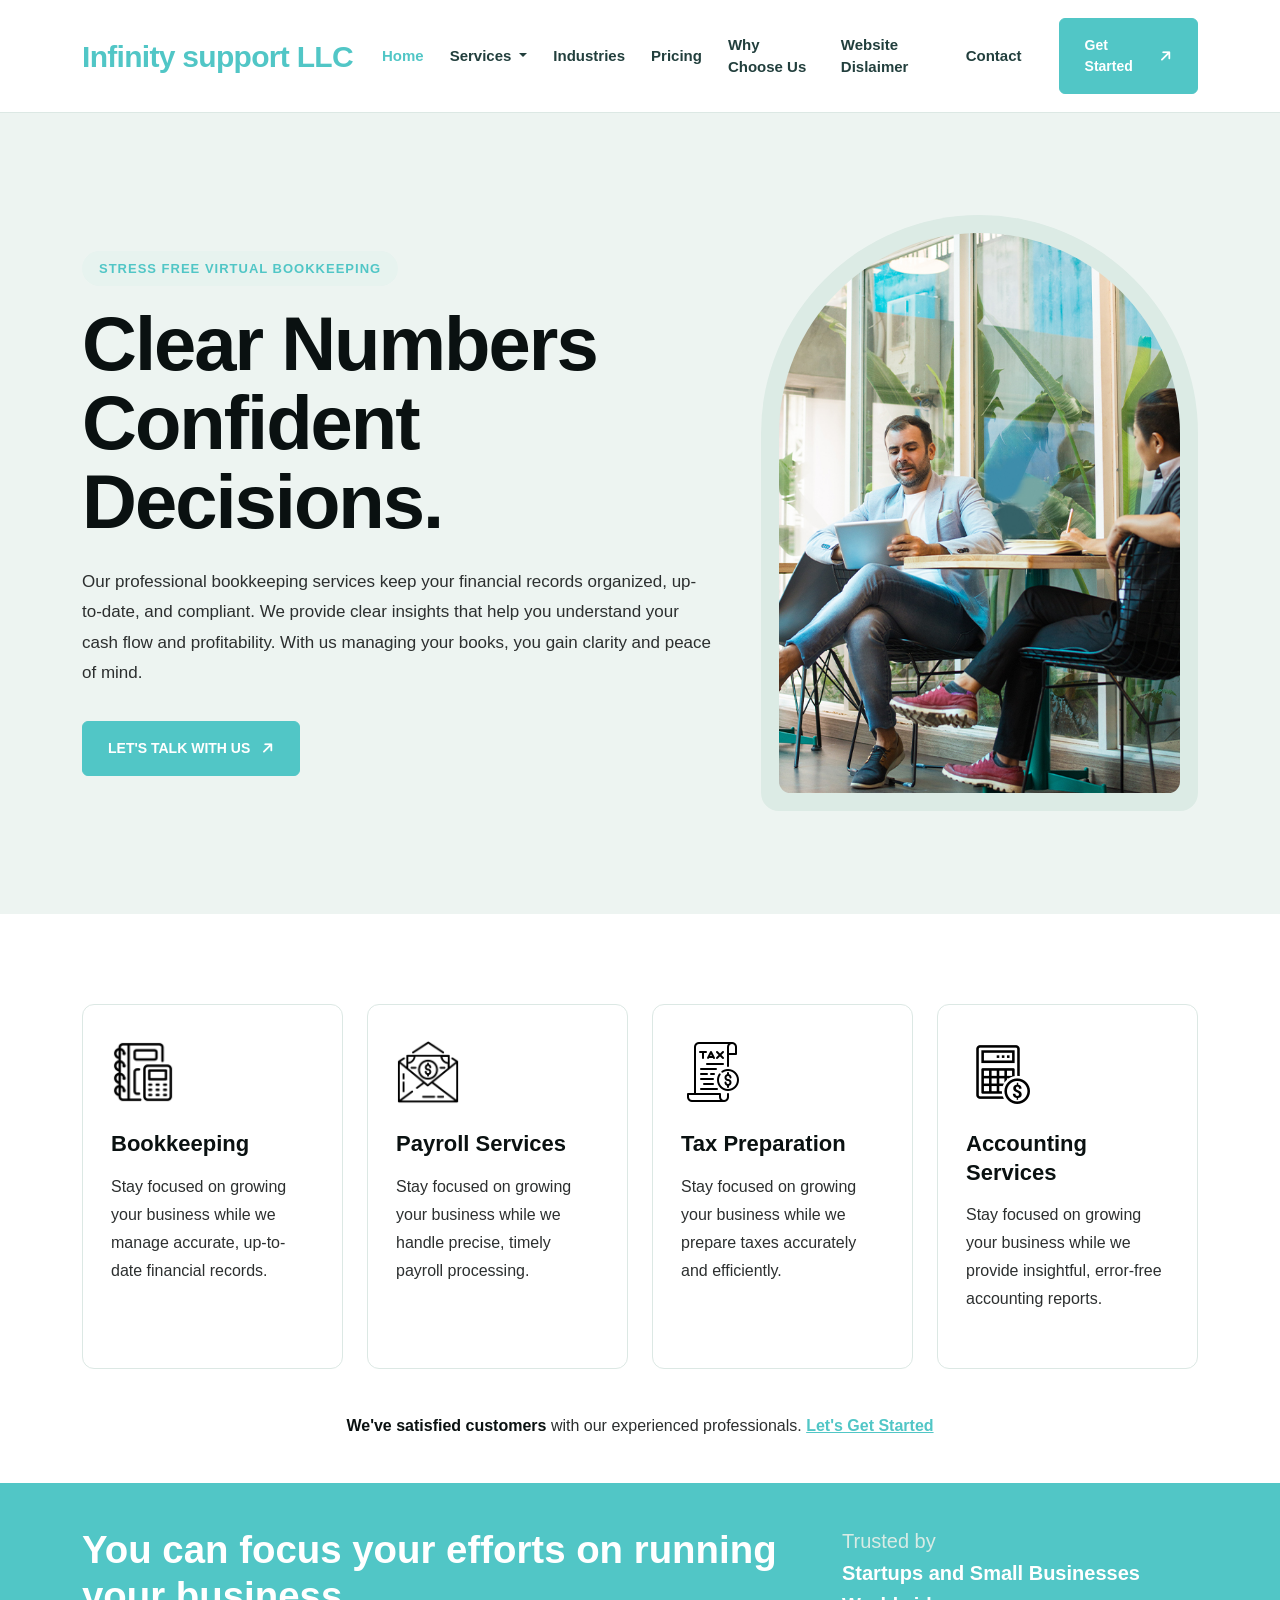
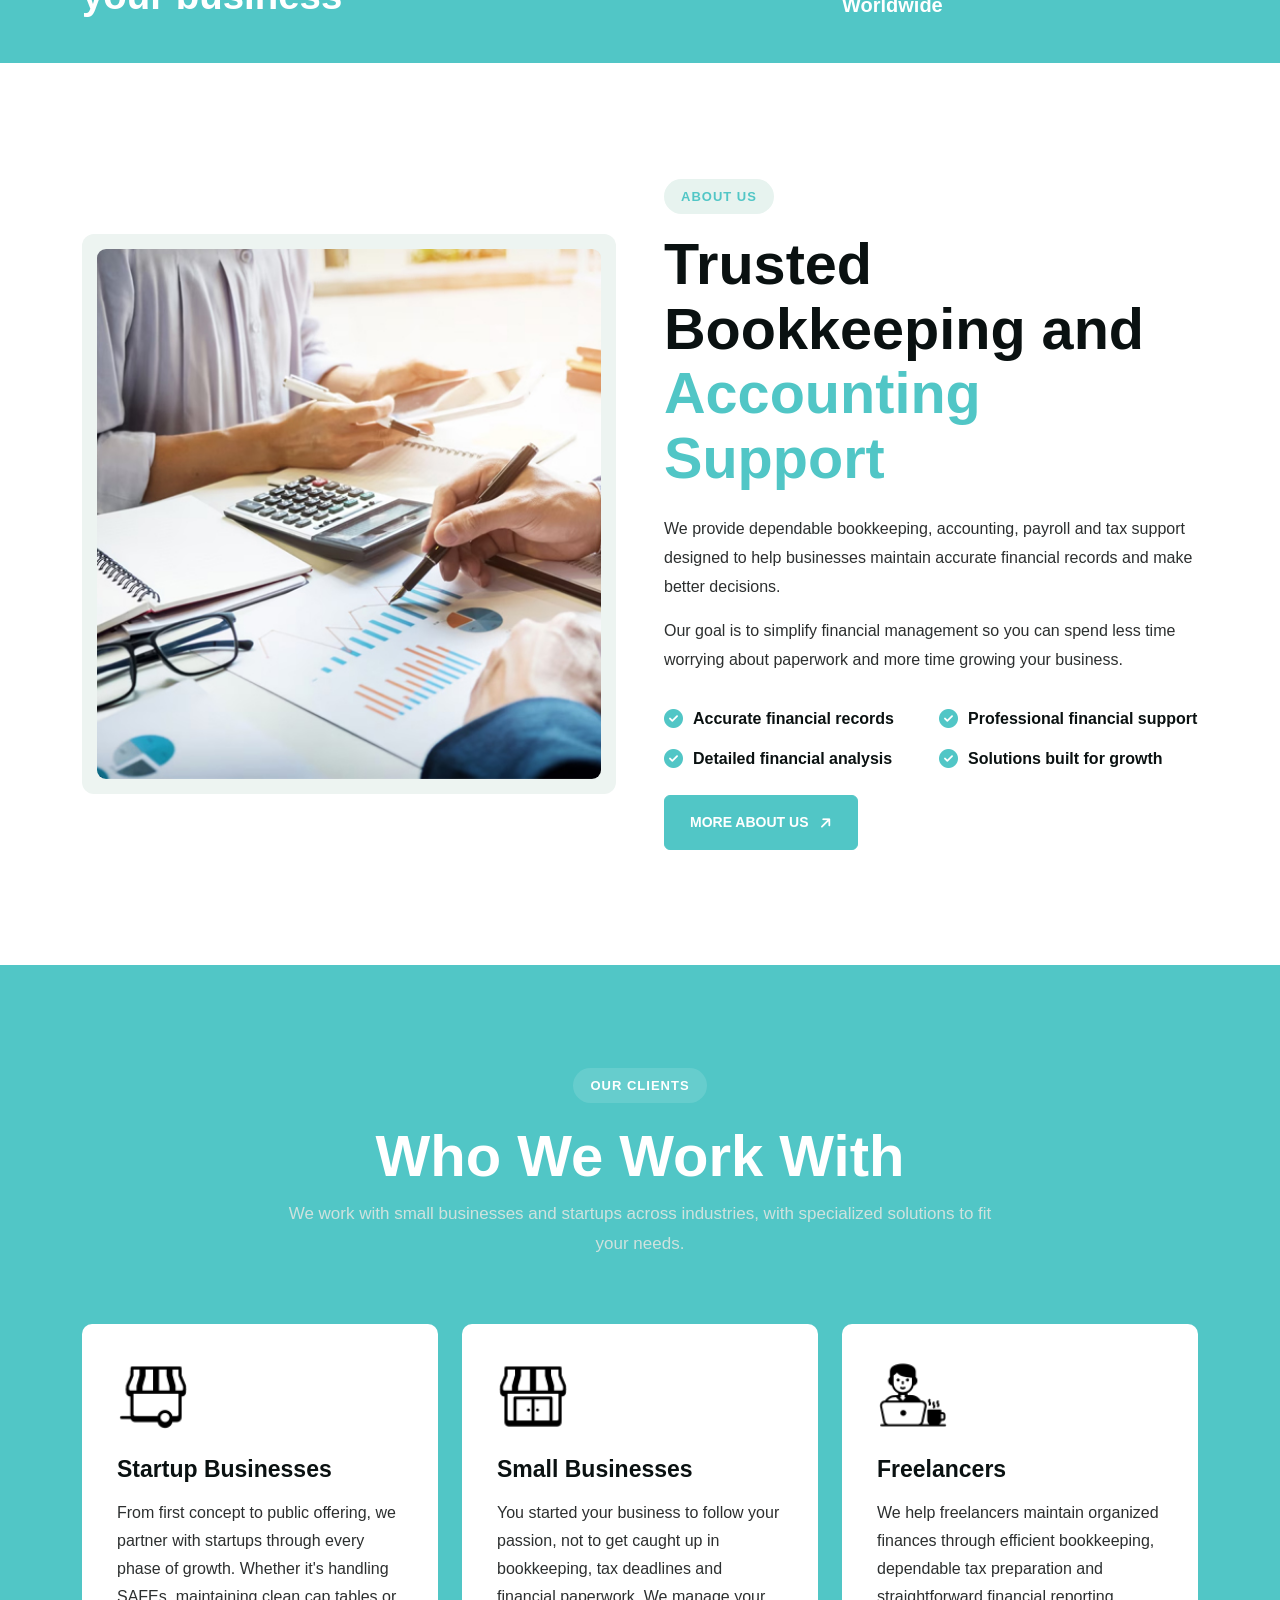
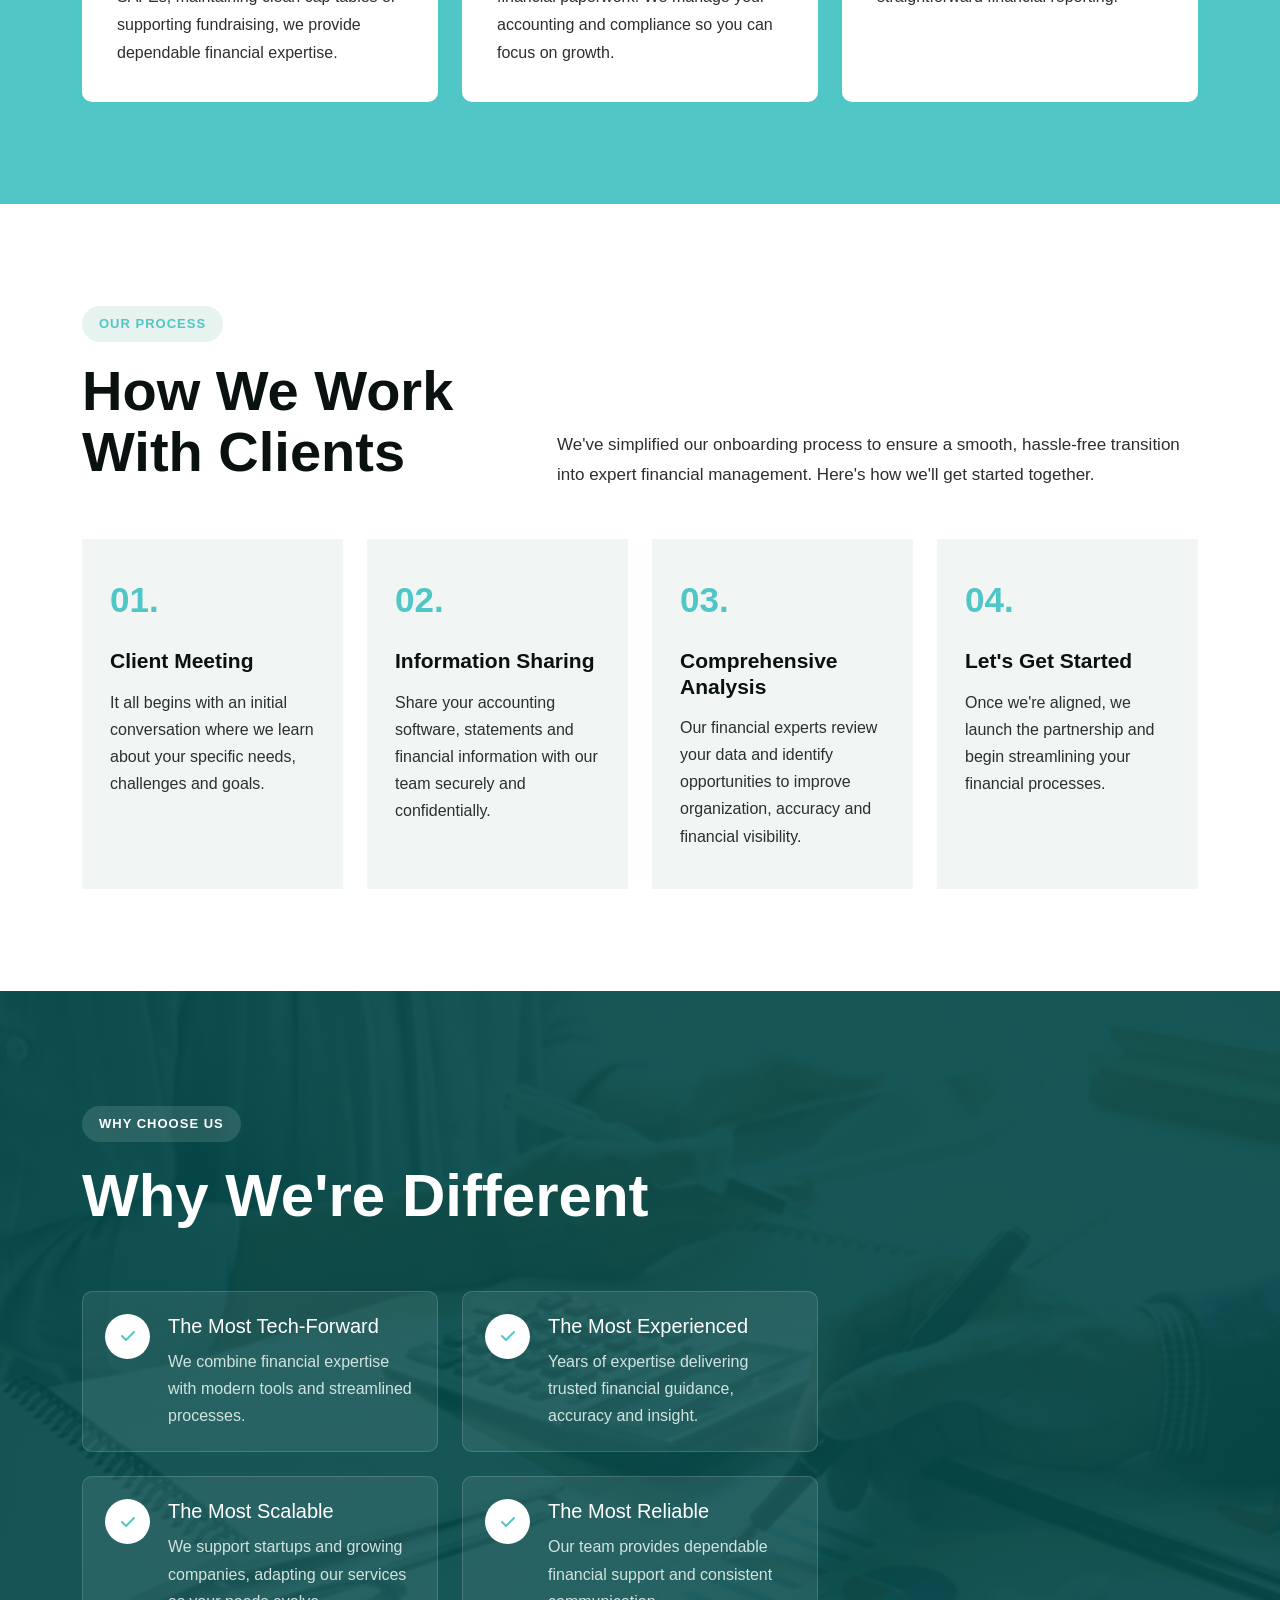
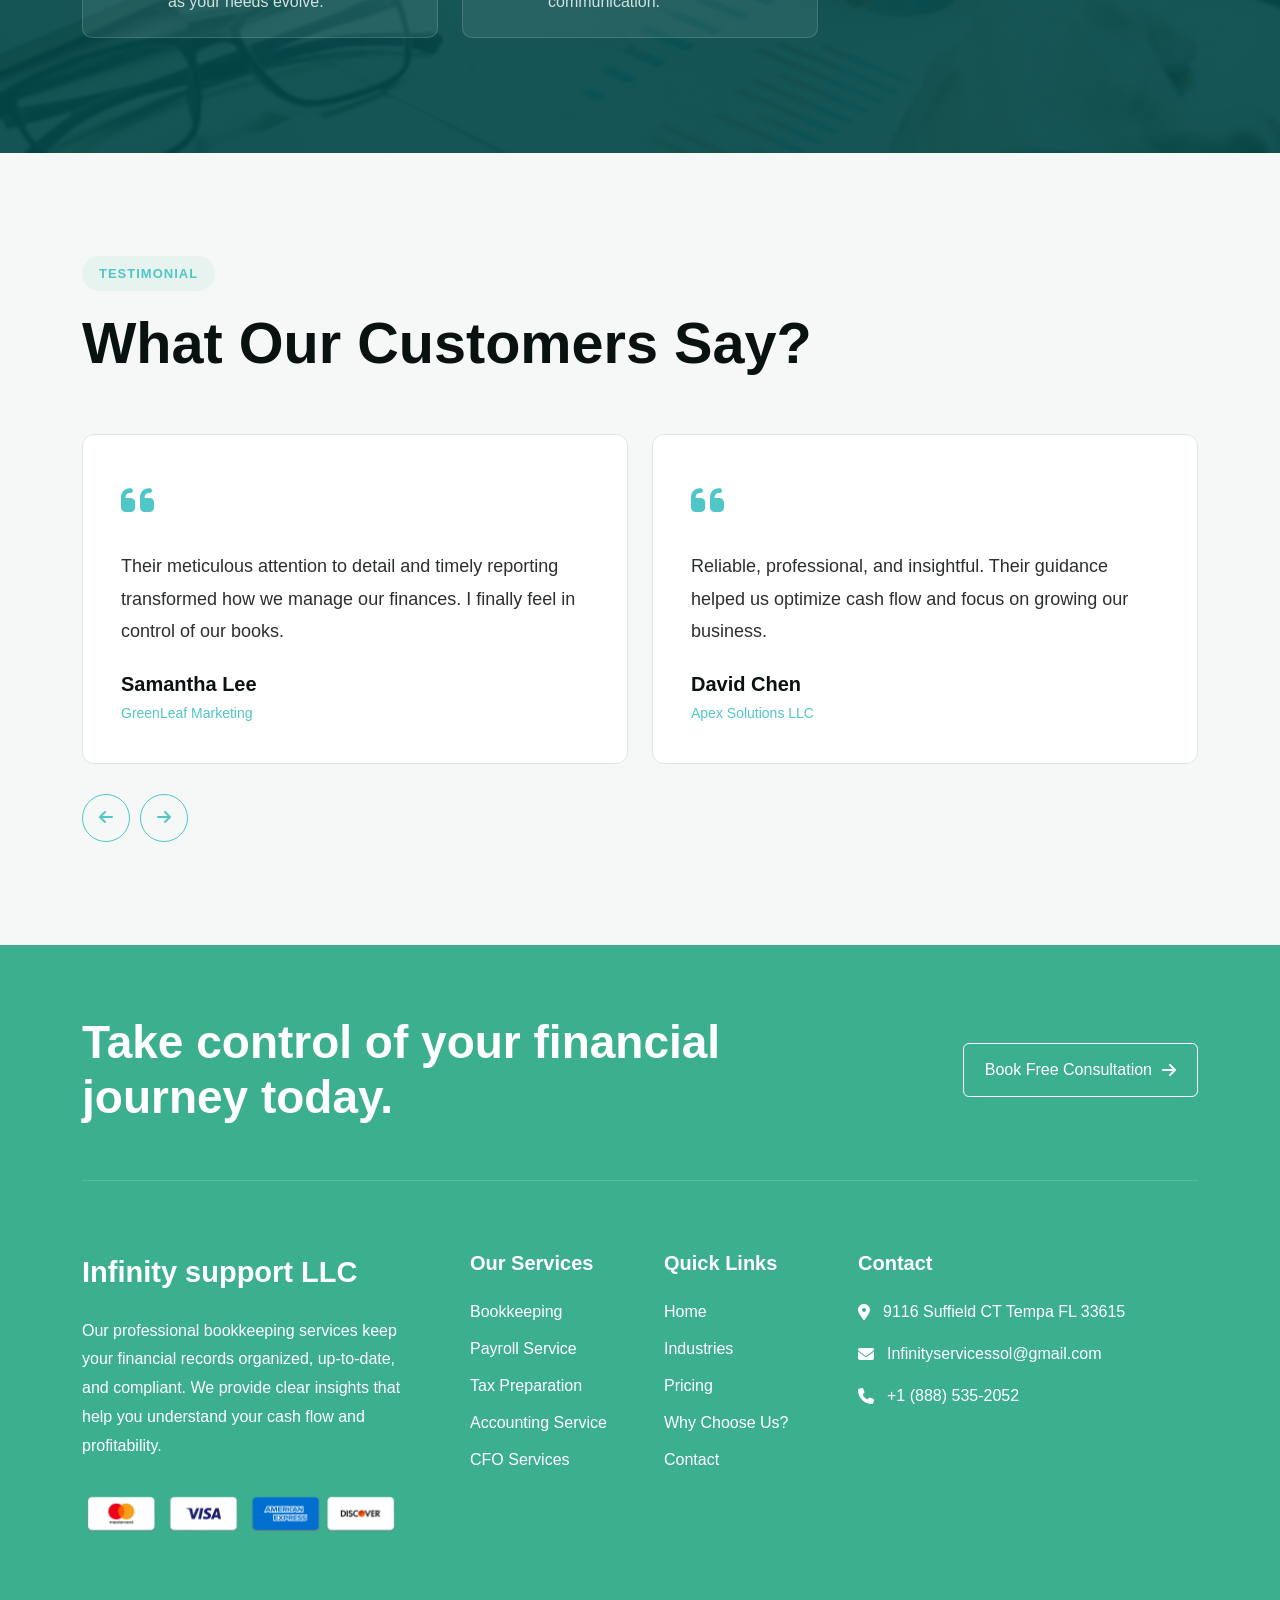
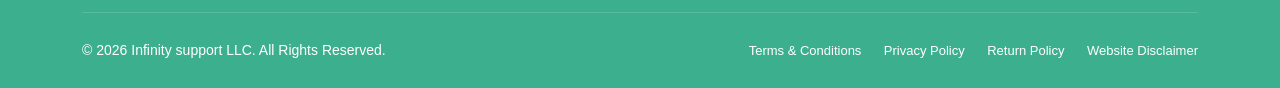
<file: index.html>
<!DOCTYPE html>
<html lang="en">

<head>
    <meta charset="UTF-8">
    <meta name="viewport" content="width=device-width, initial-scale=1.0">

    <title>Infinity support LLC</title>

    <!-- Bootstrap -->
    <link href="https://cdn.jsdelivr.net/npm/bootstrap@5.3.3/dist/css/bootstrap.min.css" rel="stylesheet">

    <!-- Font Awesome -->
    <link rel="stylesheet"
        href="https://cdnjs.cloudflare.com/ajax/libs/font-awesome/6.7.2/css/all.min.css">

    <!-- Custom CSS -->
    <link rel="stylesheet" href="style.css">
</head>

<body>


<!-- =====================================================
     NAVBAR
===================================================== -->

<nav class="navbar navbar-expand-lg executive-navbar">
    <div class="container">

        <a class="navbar-brand executive-brand" href="/">
            Infinity support LLC
        </a>

        <button class="navbar-toggler shadow-none border-0"
            type="button"
            data-bs-toggle="collapse"
            data-bs-target="#executiveNavbar"
            aria-controls="executiveNavbar"
            aria-expanded="false"
            aria-label="Toggle navigation">

            <span class="navbar-toggler-icon"></span>

        </button>

        <div class="collapse navbar-collapse" id="executiveNavbar">

            <ul class="navbar-nav ms-auto align-items-lg-center">

                <li class="nav-item">
                    <a class="nav-link active" href="/">Home</a>
                </li>

                <li class="nav-item dropdown">

                    <a class="nav-link dropdown-toggle"
                        href="#"
                        role="button"
                        data-bs-toggle="dropdown"
                        aria-expanded="false">
                        Services
                    </a>

                    <ul class="dropdown-menu">

                        <li>
                            <a class="dropdown-item" href="/bookkeeping.html">Bookkeeping</a>
                        </li>

                        <li>
                            <a class="dropdown-item" href="/payroll-services.html">Payroll Services</a>
                        </li>

                        <li>
                            <a class="dropdown-item" href="/tax-preparation.html">Tax Preparation</a>
                        </li>

                        <li>
                            <a class="dropdown-item" href="/accounting-services.html">Accounting Services</a>
                        </li>

                        <li>
                            <a class="dropdown-item" href="/cfo-services.html">CFO Services</a>
                        </li>

                    </ul>

                </li>

                <li class="nav-item">
                    <a class="nav-link" href="/industries.html">Industries</a>
                </li>

                <li class="nav-item">
                    <a class="nav-link" href="/pricing.html">Pricing</a>
                </li>

                <li class="nav-item">
                    <a class="nav-link" href="/about-us.html">Why Choose Us</a>
                </li>

                <li class="nav-item">
                    <a class="nav-link" href="/disclaimer.html">Website Dislaimer</a>
                </li>

                <li class="nav-item">
                    <a class="nav-link" href="/contact-us.html">Contact</a>
                </li>

            </ul>

            <div class="ms-lg-4 mt-3 mt-lg-0">

                <a href="/contact-us.html" class="executive-btn">
                    Get Started
                    <i class="fa-solid fa-arrow-right"></i>
                </a>

            </div>

        </div>

    </div>
</nav>


<main>


<!-- =====================================================
     HERO
===================================================== -->

<section class="executive-hero">

    <div class="container">

        <div class="row align-items-center g-5">

            <div class="col-lg-7">

                <div class="hero-content">

                    <span class="section-subtitle">
                        Stress Free Virtual Bookkeeping
                    </span>

                    <h1>
                        Clear Numbers<br>
                        Confident Decisions.
                    </h1>

                    <p>
                        Our professional bookkeeping services keep your
                        financial records organized, up-to-date, and compliant.
                        We provide clear insights that help you understand your
                        cash flow and profitability. With us managing your books,
                        you gain clarity and peace of mind.
                    </p>

                    <a href="/contact-us.html" class="executive-btn">
                        LET'S TALK WITH US
                        <i class="fa-solid fa-arrow-right"></i>
                    </a>

                </div>

            </div>


            <div class="col-lg-5">

                <div class="hero-image-box">

                    <img src="./images/home-banner.jpg"
                        class="img-fluid"
                        alt="Infinity support LLC">

                </div>

            </div>

        </div>

    </div>

</section>



<!-- =====================================================
     SERVICES
===================================================== -->

<section class="executive-services">

    <div class="container">

        <div class="row g-4">


            <!-- Service 1 -->

            <div class="col-xl-3 col-md-6">

                <div class="service-card h-100">

                    <div class="service-icon">

                        <img src="./images/1.png"
                            width="64"
                            alt="Bookkeeping">

                    </div>

                    <h4>
                        <a href="#">Bookkeeping</a>
                    </h4>

                    <p>
                        Stay focused on growing your business while we manage
                        accurate, up-to-date financial records.
                    </p>

                    

                </div>

            </div>


            <!-- Service 2 -->

            <div class="col-xl-3 col-md-6">

                <div class="service-card h-100">

                    <div class="service-icon">

                        <img src="./images/2.png"
                            width="64"
                            alt="Payroll">

                    </div>

                    <h4>
                        <a href="#">Payroll Services</a>
                    </h4>

                    <p>
                        Stay focused on growing your business while we handle
                        precise, timely payroll processing.
                    </p>

                    

                </div>

            </div>


            <!-- Service 3 -->

            <div class="col-xl-3 col-md-6">

                <div class="service-card h-100">

                    <div class="service-icon">

                        <img src="./images/3.png"
                            width="64"
                            alt="Tax Preparation">

                    </div>

                    <h4>
                        <a href="#">Tax Preparation</a>
                    </h4>

                    <p>
                        Stay focused on growing your business while we prepare
                        taxes accurately and efficiently.
                    </p>

                    

                </div>

            </div>


            <!-- Service 4 -->

            <div class="col-xl-3 col-md-6">

                <div class="service-card h-100">

                    <div class="service-icon">

                        <img src="./images/4.png"
                            width="64"
                            alt="Accounting">

                    </div>

                    <h4>
                        <a href="#">Accounting Services</a>
                    </h4>

                    <p>
                        Stay focused on growing your business while we provide
                        insightful, error-free accounting reports.
                    </p>

                    

                </div>

            </div>

        </div>


        <!-- Customer Text -->

        <div class="customer-message text-center">

            <p class="mb-0">

                <strong>We've satisfied customers</strong>
                with our experienced professionals.

                <a href="/contact-us.html">
                    Let's Get Started
                </a>

            </p>

        </div>

    </div>


    <!-- Discussion -->

    <div class="business-strip">

        <div class="container">

            <div class="row align-items-center g-4">

                <div class="col-lg-8">

                    <h2 class="mb-0">
                        You can focus your efforts on running your business
                    </h2>

                </div>

                <div class="col-lg-4">

                    <h5 class="mb-0">
                        Trusted by
                        <span>
                            Startups and Small Businesses Worldwide
                        </span>
                    </h5>

                </div>

            </div>

        </div>

    </div>

</section>



<!-- =====================================================
     ABOUT
===================================================== -->

<section class="executive-about">

    <div class="container">

        <div class="row align-items-center g-5">

            <div class="col-xl-6">

                <div class="about-image">

                    <img src="./images/home-about.jpg"
                        class="img-fluid"
                        alt="Infinity support LLC About">

                </div>

            </div>


            <div class="col-xl-6">

                <div class="about-content">

                    <span class="section-subtitle">
                        About Us
                    </span>

                    <h2>
                        Trusted Bookkeeping and
                        <span>Accounting Support</span>
                    </h2>

                    <p>
                        We provide dependable bookkeeping, accounting,
                        payroll and tax support designed to help businesses
                        maintain accurate financial records and make better
                        decisions.
                    </p>

                    <p>
                        Our goal is to simplify financial management so you
                        can spend less time worrying about paperwork and more
                        time growing your business.
                    </p>


                    <div class="row g-3 mt-2">

                        <div class="col-md-6">

                            <div class="about-check">
                                <i class="fa-solid fa-circle-check"></i>
                                Accurate financial records
                            </div>

                        </div>

                        <div class="col-md-6">

                            <div class="about-check">
                                <i class="fa-solid fa-circle-check"></i>
                                Professional financial support
                            </div>

                        </div>

                        <div class="col-md-6">

                            <div class="about-check">
                                <i class="fa-solid fa-circle-check"></i>
                                Detailed financial analysis
                            </div>

                        </div>

                        <div class="col-md-6">

                            <div class="about-check">
                                <i class="fa-solid fa-circle-check"></i>
                                Solutions built for growth
                            </div>

                        </div>

                    </div>

                    <div class="mt-4">

                        <a href="/about-us.html" class="executive-btn">

                            MORE ABOUT US

                            <i class="fa-solid fa-arrow-right"></i>

                        </a>

                    </div>

                </div>

            </div>

        </div>

    </div>

</section>



<!-- =====================================================
     WHO WE WORK WITH
===================================================== -->

<section class="work-with-section">

    <div class="container">

        <div class="row justify-content-center">

            <div class="col-xl-8 text-center">

                <span class="section-subtitle light-subtitle">
                    Our Clients
                </span>

                <h2>
                    Who We Work With
                </h2>

                <p class="work-intro">
                    We work with small businesses and startups across
                    industries, with specialized solutions to fit your needs.
                </p>

            </div>

        </div>


        <div class="row g-4 mt-4">


            <!-- Startup -->

            <div class="col-lg-4">

                <div class="work-card h-100">

                    <img src="./images/5.png"
                        alt="Startup Business">

                    <h4>Startup Businesses</h4>

                    <p>
                        From first concept to public offering, we partner with
                        startups through every phase of growth. Whether it's
                        handling SAFEs, maintaining clean cap tables or
                        supporting fundraising, we provide dependable financial
                        expertise.
                    </p>

                </div>

            </div>


            <!-- Small Business -->

            <div class="col-lg-4">

                <div class="work-card h-100">

                    <img src="./images/6.png"
                        alt="Small Business">

                    <h4>Small Businesses</h4>

                    <p>
                        You started your business to follow your passion, not
                        to get caught up in bookkeeping, tax deadlines and
                        financial paperwork. We manage your accounting and
                        compliance so you can focus on growth.
                    </p>

                </div>

            </div>


            <!-- Freelancer -->

            <div class="col-lg-4">

                <div class="work-card h-100">

                    <img src="./images/7.png"
                        alt="Freelancers">

                    <h4>Freelancers</h4>

                    <p>
                        We help freelancers maintain organized finances through
                        efficient bookkeeping, dependable tax preparation and
                        straightforward financial reporting.
                    </p>

                </div>

            </div>

        </div>

    </div>

</section>



<!-- =====================================================
     PROCESS
===================================================== -->

<section class="process-section">

    <div class="container">

        <div class="row align-items-end g-4 mb-5">

            <div class="col-lg-5">

                <span class="section-subtitle">
                    Our Process
                </span>

                <h2>
                    How We Work
                    With Clients
                </h2>

            </div>


            <div class="col-lg-7">

                <p class="process-intro mb-0">

                    We've simplified our onboarding process to ensure a
                    smooth, hassle-free transition into expert financial
                    management. Here's how we'll get started together.

                </p>

            </div>

        </div>


        <div class="row g-4">


            <div class="col-lg-3 col-md-6">

                <div class="process-card h-100">

                    <span class="process-number">
                        01.
                    </span>

                    <h4>Client Meeting</h4>

                    <p>
                        It all begins with an initial conversation where we
                        learn about your specific needs, challenges and goals.
                    </p>

                </div>

            </div>


            <div class="col-lg-3 col-md-6">

                <div class="process-card h-100">

                    <span class="process-number">
                        02.
                    </span>

                    <h4>Information Sharing</h4>

                    <p>
                        Share your accounting software, statements and
                        financial information with our team securely and
                        confidentially.
                    </p>

                </div>

            </div>


            <div class="col-lg-3 col-md-6">

                <div class="process-card h-100">

                    <span class="process-number">
                        03.
                    </span>

                    <h4>Comprehensive Analysis</h4>

                    <p>
                        Our financial experts review your data and identify
                        opportunities to improve organization, accuracy and
                        financial visibility.
                    </p>

                </div>

            </div>


            <div class="col-lg-3 col-md-6">

                <div class="process-card h-100">

                    <span class="process-number">
                        04.
                    </span>

                    <h4>Let's Get Started</h4>

                    <p>
                        Once we're aligned, we launch the partnership and
                        begin streamlining your financial processes.
                    </p>

                </div>

            </div>

        </div>

    </div>

</section>



<!-- =====================================================
     WHY WE ARE DIFFERENT
===================================================== -->

<section class="different-section">

    <div class="container">

        <div class="row">

            <div class="col-xl-8">

                <span class="section-subtitle light-subtitle">
                    Why Choose Us
                </span>

                <h2>
                    Why We're Different
                </h2>


                <div class="row g-4 mt-3">


                    <div class="col-md-6">

                        <div class="different-item">

                            <div class="different-icon">
                                <i class="fa-solid fa-check"></i>
                            </div>

                            <div>

                                <h4>The Most Tech-Forward</h4>

                                <p>
                                    We combine financial expertise with modern
                                    tools and streamlined processes.
                                </p>

                            </div>

                        </div>

                    </div>


                    <div class="col-md-6">

                        <div class="different-item">

                            <div class="different-icon">
                                <i class="fa-solid fa-check"></i>
                            </div>

                            <div>

                                <h4>The Most Experienced</h4>

                                <p>
                                    Years of expertise delivering trusted
                                    financial guidance, accuracy and insight.
                                </p>

                            </div>

                        </div>

                    </div>


                    <div class="col-md-6">

                        <div class="different-item">

                            <div class="different-icon">
                                <i class="fa-solid fa-check"></i>
                            </div>

                            <div>

                                <h4>The Most Scalable</h4>

                                <p>
                                    We support startups and growing companies,
                                    adapting our services as your needs evolve.
                                </p>

                            </div>

                        </div>

                    </div>


                    <div class="col-md-6">

                        <div class="different-item">

                            <div class="different-icon">
                                <i class="fa-solid fa-check"></i>
                            </div>

                            <div>

                                <h4>The Most Reliable</h4>

                                <p>
                                    Our team provides dependable financial
                                    support and consistent communication.
                                </p>

                            </div>

                        </div>

                    </div>


                </div>

            </div>

        </div>

    </div>

</section>



<!-- =====================================================
     TESTIMONIALS
===================================================== -->

<section class="testimonial-section">

    <div class="container">

        <div class="row align-items-end mb-5">

            <div class="col-lg-8">

                <span class="section-subtitle">
                    Testimonial
                </span>

                <h2>
                    What Our Customers Say?
                </h2>

            </div>

        </div>


        <div id="testimonialCarousel"
            class="carousel slide"
            data-bs-ride="carousel">

            <div class="carousel-inner">


                <!-- Slide 1 -->

                <div class="carousel-item active">

                    <div class="row g-4">

                        <div class="col-lg-6">

                            <div class="testimonial-card h-100">

                                <div class="quote-icon">
                                    <i class="fa-solid fa-quote-left"></i>
                                </div>

                                <p>
                                    Their meticulous attention to detail and
                                    timely reporting transformed how we manage
                                    our finances. I finally feel in control of
                                    our books.
                                </p>

                                <h5>Samantha Lee</h5>

                                <span>
                                    GreenLeaf Marketing
                                </span>

                            </div>

                        </div>


                        <div class="col-lg-6">

                            <div class="testimonial-card h-100">

                                <div class="quote-icon">
                                    <i class="fa-solid fa-quote-left"></i>
                                </div>

                                <p>
                                    Reliable, professional, and insightful.
                                    Their guidance helped us optimize cash flow
                                    and focus on growing our business.
                                </p>

                                <h5>David Chen</h5>

                                <span>
                                    Apex Solutions LLC
                                </span>

                            </div>

                        </div>

                    </div>

                </div>


                <!-- Slide 2 -->

                <div class="carousel-item">

                    <div class="row g-4">

                        <div class="col-lg-6">

                            <div class="testimonial-card h-100">

                                <div class="quote-icon">
                                    <i class="fa-solid fa-quote-left"></i>
                                </div>

                                <p>
                                    I can't imagine running our company without
                                    their bookkeeping expertise. They make
                                    complicated financials simple and
                                    stress-free.
                                </p>

                                <h5>Maria Gonzalez</h5>

                                <span>
                                    Horizon Interiors
                                </span>

                            </div>

                        </div>


                        <div class="col-lg-6">

                            <div class="testimonial-card h-100">

                                <div class="quote-icon">
                                    <i class="fa-solid fa-quote-left"></i>
                                </div>

                                <p>
                                    Their clear and consistent communication
                                    kept us updated at every stage. Truly
                                    outstanding client service.
                                </p>

                                <h5>James Patel</h5>

                                <span>
                                    BrightWave Tech
                                </span>

                            </div>

                        </div>

                    </div>

                </div>


            </div>


            <div class="testimonial-controls">

                <button type="button"
                    data-bs-target="#testimonialCarousel"
                    data-bs-slide="prev">

                    <i class="fa-solid fa-arrow-left"></i>

                </button>


                <button type="button"
                    data-bs-target="#testimonialCarousel"
                    data-bs-slide="next">

                    <i class="fa-solid fa-arrow-right"></i>

                </button>

            </div>

        </div>

    </div>

</section>


</main>



<!-- =====================================================
     FOOTER
===================================================== -->

<footer class="executive-footer">

    <div class="container">


        <!-- Footer CTA -->

        <div class="footer-cta">

            <div class="row align-items-center g-4">

                <div class="col-lg-8">

                    <h2>
                        Take control of your financial journey today.
                    </h2>

                </div>

                <div class="col-lg-4 text-lg-end">

                    <a href="/contact-us.html" class="footer-outline-btn">

                        Book Free Consultation

                        <i class="fa-solid fa-arrow-right"></i>

                    </a>

                </div>

            </div>

        </div>



        <!-- Footer Content -->

        <div class="row g-5 footer-main">


            <!-- Company -->

            <div class="col-lg-4">

                <a href="/" class="footer-brand">
                    Infinity support LLC
                </a>

                <p>
                    Our professional bookkeeping services keep your financial
                    records organized, up-to-date, and compliant. We provide
                    clear insights that help you understand your cash flow and
                    profitability.
                </p>

                <img src="./images/we-accept.png"
                    class="img-fluid payment-image"
                    alt="Payment Methods">

            </div>


            <!-- Services -->

            <div class="col-lg-2 col-md-4">

                <h4>Our Services</h4>

                <ul class="footer-links">

                    <li>
                        <a href="/bookkeeping.html">Bookkeeping</a>
                    </li>

                    <li>
                        <a href="/payroll-services.html">Payroll Service</a>
                    </li>

                    <li>
                        <a href="/tax-preparation.html">Tax Preparation</a>
                    </li>

                    <li>
                        <a href="/accounting-services.html">Accounting Service</a>
                    </li>

                    <li>
                        <a href="/cfo-services.html">CFO Services</a>
                    </li>

                </ul>

            </div>


            <!-- Quick Links -->

            <div class="col-lg-2 col-md-4">

                <h4>Quick Links</h4>

                <ul class="footer-links">

                    <li>
                        <a href="/">Home</a>
                    </li>

                    <li>
                        <a href="/industries.html">Industries</a>
                    </li>

                    <li>
                        <a href="/pricing.html">Pricing</a>
                    </li>

                    <li>
                        <a href="/about-us.html">Why Choose Us?</a>
                    </li>

                    <li>
                        <a href="/contact-us.html">Contact</a>
                    </li>

                </ul>

            </div>


            <!-- Contact -->

            <div class="col-lg-4 col-md-4">

                <h4>Contact</h4>

                <ul class="footer-contact">

                    <li>

                        <i class="fa-solid fa-location-dot"></i>

                        <span>
                            9116 Suffield CT  Tempa FL 33615 
                        </span>

                    </li>


                    <li>

                        <i class="fa-solid fa-envelope"></i>

                        <a href="mailto:Infinityservicessol@gmail.com">
                            Infinityservicessol@gmail.com
                        </a>

                    </li>


                    <li>

                        <i class="fa-solid fa-phone"></i>

                        <a href="tel:+18885352052">
                            +1 (888) 535-2052
                        </a>

                    </li>

                </ul>

            </div>

        </div>


        <!-- Copyright -->

        <div class="footer-bottom">

            <div class="row align-items-center g-3">

                <div class="col-md-5">

                    <p class="mb-0">
                        © 2026 Infinity support LLC. All Rights Reserved.
                    </p>

                </div>


                <div class="col-md-7">

                    <div class="footer-policy-links text-md-end">

                        <a href="/terms.html">Terms & Conditions</a>

                        <a href="/privacy.html">Privacy Policy</a>

                        <a href="/return.html">Return Policy</a>

                        <a href="/disclaimer.html">Website Disclaimer</a>

                    </div>

                </div>

            </div>

        </div>


    </div>

</footer>


<!-- Bootstrap JS -->

<script src="https://cdn.jsdelivr.net/npm/bootstrap@5.3.3/dist/js/bootstrap.bundle.min.js"></script>


</body>
</html>
</file>
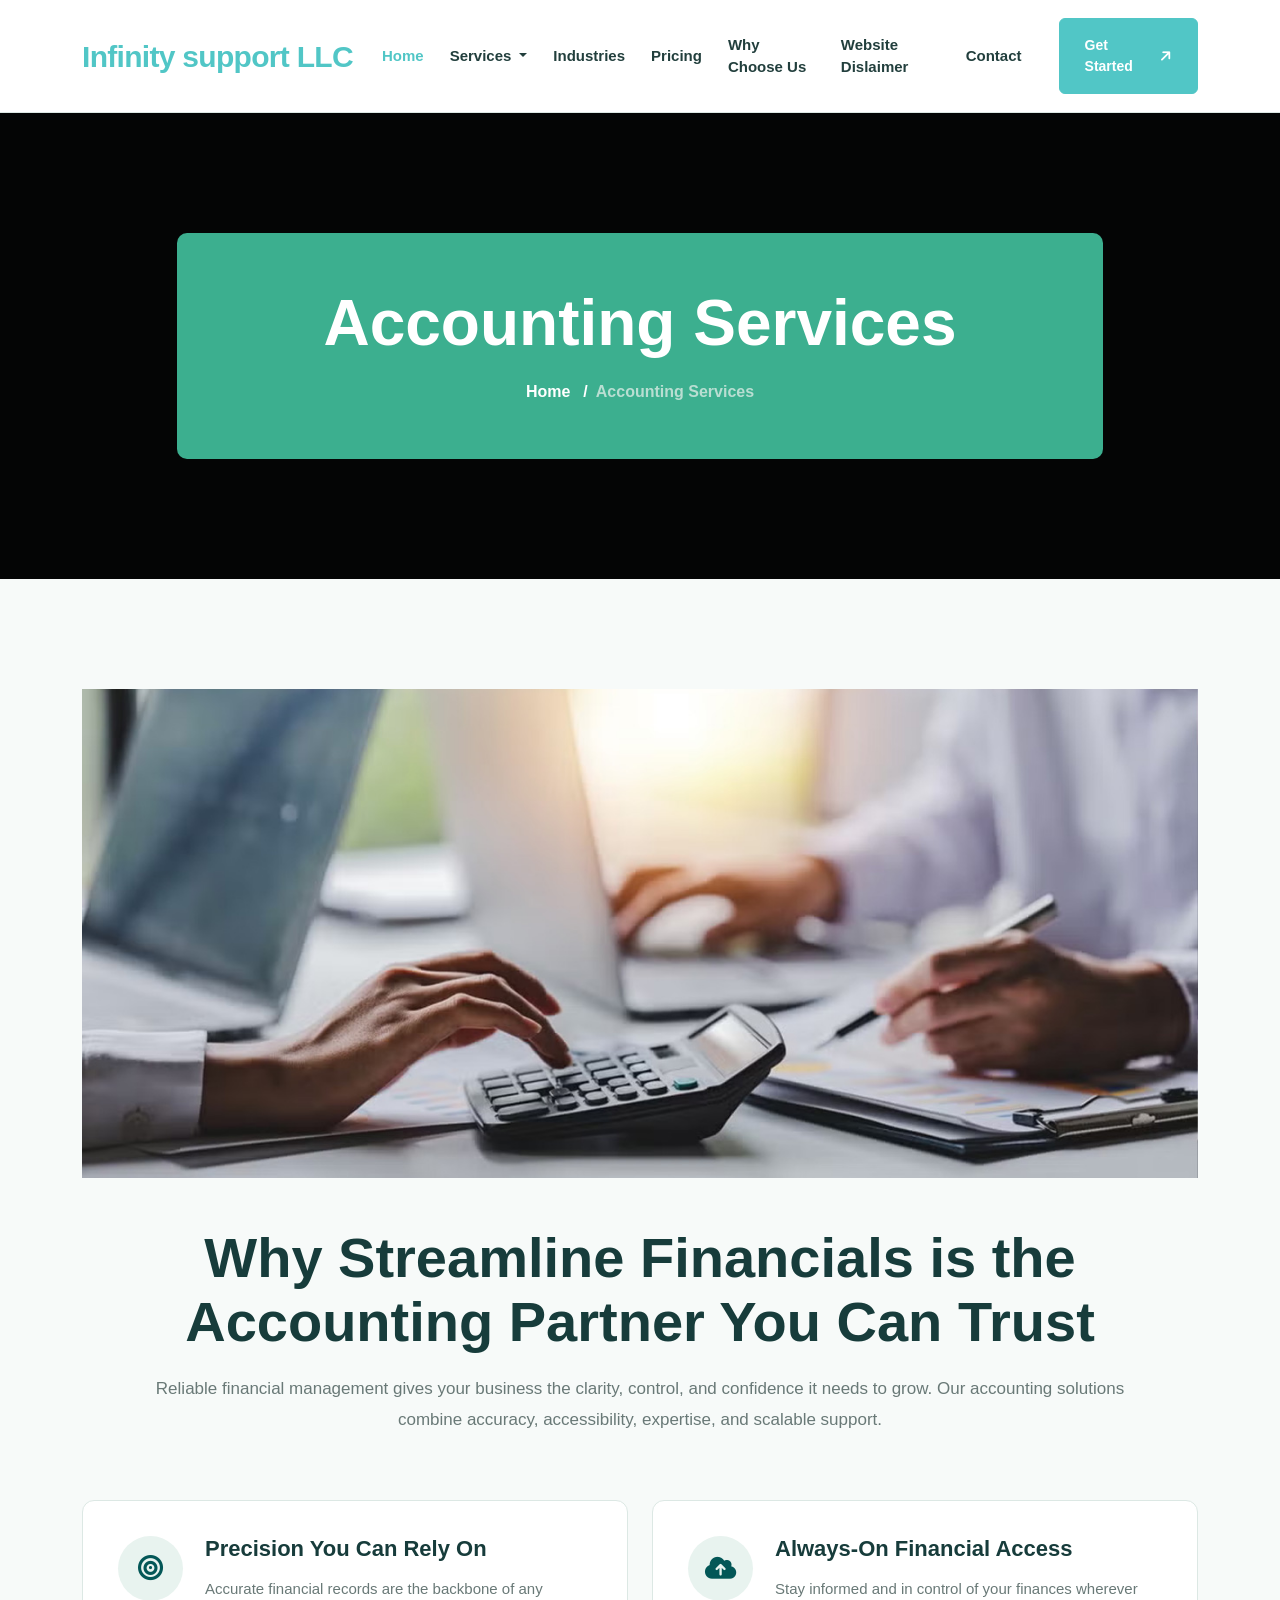
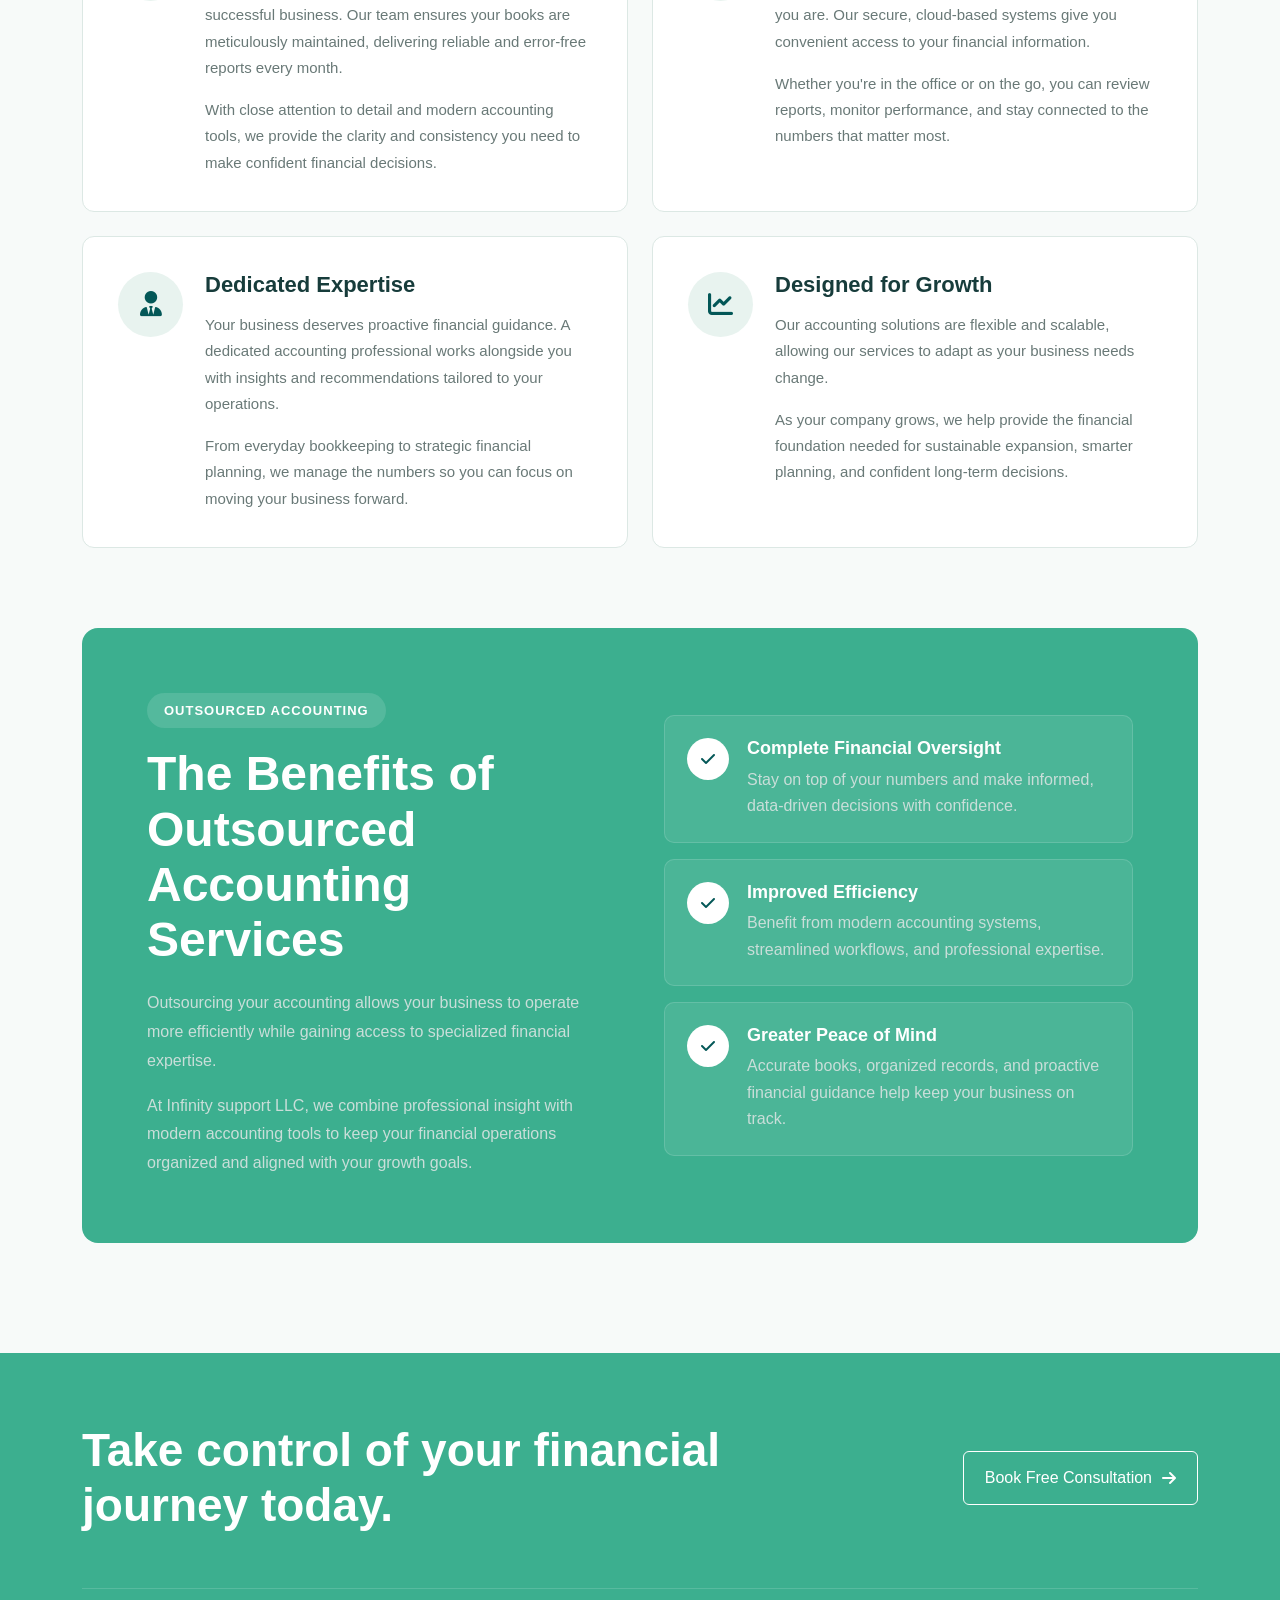
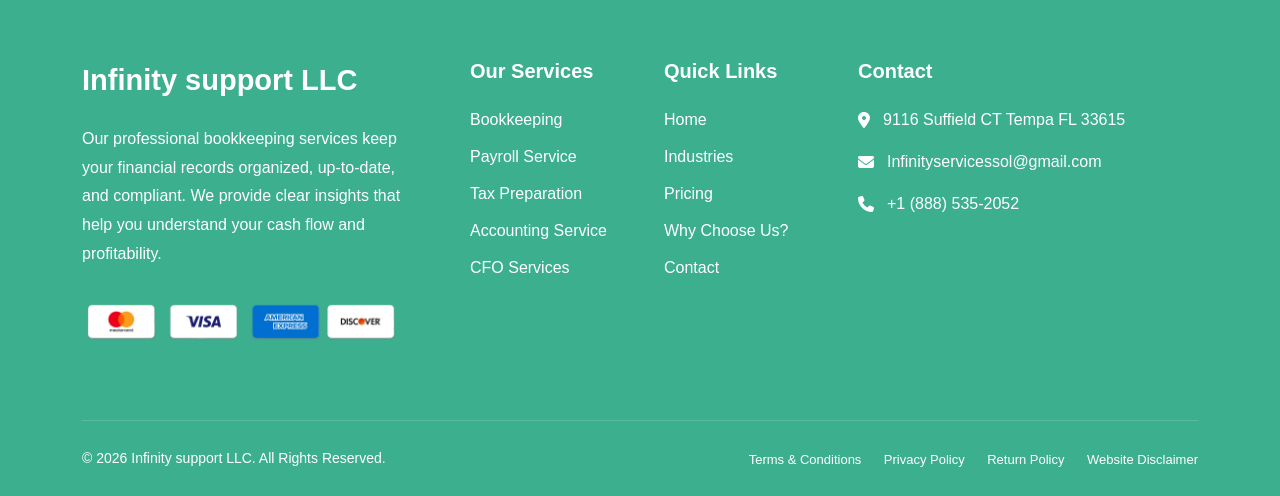
<file: accounting-services.html>
<!DOCTYPE html>
<html lang="en">

<head>
    <meta charset="UTF-8">
    <meta name="viewport" content="width=device-width, initial-scale=1.0">

    <title>Infinity support LLC</title>

    <!-- Bootstrap -->
    <link href="https://cdn.jsdelivr.net/npm/bootstrap@5.3.3/dist/css/bootstrap.min.css" rel="stylesheet">

    <!-- Font Awesome -->
    <link rel="stylesheet"
        href="https://cdnjs.cloudflare.com/ajax/libs/font-awesome/6.7.2/css/all.min.css">

    <!-- Custom CSS -->
    <link rel="stylesheet" href="style.css">
</head>

<body>


<!-- =====================================================
     NAVBAR
===================================================== -->

<nav class="navbar navbar-expand-lg executive-navbar">
    <div class="container">

        <a class="navbar-brand executive-brand" href="/">
            Infinity support LLC
        </a>

        <button class="navbar-toggler shadow-none border-0"
            type="button"
            data-bs-toggle="collapse"
            data-bs-target="#executiveNavbar"
            aria-controls="executiveNavbar"
            aria-expanded="false"
            aria-label="Toggle navigation">

            <span class="navbar-toggler-icon"></span>

        </button>

        <div class="collapse navbar-collapse" id="executiveNavbar">

            <ul class="navbar-nav ms-auto align-items-lg-center">

                <li class="nav-item">
                    <a class="nav-link active" href="/">Home</a>
                </li>

                <li class="nav-item dropdown">

                    <a class="nav-link dropdown-toggle"
                        href="#"
                        role="button"
                        data-bs-toggle="dropdown"
                        aria-expanded="false">
                        Services
                    </a>

                    <ul class="dropdown-menu">

                        <li>
                            <a class="dropdown-item" href="/bookkeeping.html">Bookkeeping</a>
                        </li>

                        <li>
                            <a class="dropdown-item" href="/payroll-services.html">Payroll Services</a>
                        </li>

                        <li>
                            <a class="dropdown-item" href="/tax-preparation.html">Tax Preparation</a>
                        </li>

                        <li>
                            <a class="dropdown-item" href="/accounting-services.html">Accounting Services</a>
                        </li>

                        <li>
                            <a class="dropdown-item" href="/cfo-services.html">CFO Services</a>
                        </li>

                    </ul>

                </li>

                <li class="nav-item">
                    <a class="nav-link" href="/industries.html">Industries</a>
                </li>

                <li class="nav-item">
                    <a class="nav-link" href="/pricing.html">Pricing</a>
                </li>

                <li class="nav-item">
                    <a class="nav-link" href="/about-us.html">Why Choose Us</a>
                </li>

                <li class="nav-item">
                    <a class="nav-link" href="/disclaimer.html">Website Dislaimer</a>
                </li>

                <li class="nav-item">
                    <a class="nav-link" href="/contact-us.html">Contact</a>
                </li>

            </ul>

            <div class="ms-lg-4 mt-3 mt-lg-0">

                <a href="/contact-us.html" class="executive-btn">
                    Get Started
                    <i class="fa-solid fa-arrow-right"></i>
                </a>

            </div>

        </div>

    </div>
</nav>

 <section class="executive-page-hero"
   >

    <div class="container">

        <div class="row justify-content-center">

            <div class="col-lg-10">

                <div class="executive-page-content text-center">

                    <h1>Accounting Services</h1>

                    <nav aria-label="breadcrumb">

                        <ol class="breadcrumb justify-content-center mb-0">

                            <li class="breadcrumb-item">
                                <a href="#">Home</a>
                            </li>

                            <li class="breadcrumb-item active" aria-current="page">
                                Accounting Services
                            </li>

                        </ol>

                    </nav>

                </div>

            </div>

        </div>

    </div>

</section>   

<section class="executive-trust-section">

    <div class="container">

        <!-- Heading -->
        <div class="row justify-content-center">

            <div class="col-xl-12 col-lg-12 text-center">
                <div>
                    <img src="./images/account-1.jpg"
                        class="img-fluid executive-trust-image"
                        alt="Bookkeeping">
                </div>

                

                <h2 class="executive-section-title mt-5">
                    Why Streamline Financials is the Accounting Partner You Can Trust
                </h2>

                <p class="executive-section-text">
                    Reliable financial management gives your business the clarity,
                    control, and confidence it needs to grow. Our accounting
                    solutions combine accuracy, accessibility, expertise, and
                    scalable support.
                </p>

            </div>

        </div>


        <!-- Trust Cards -->
        <div class="row g-4 mt-4">

            <!-- Card 1 -->
            <div class="col-lg-6">

                <div class="executive-trust-card h-100">

                    <div class="executive-trust-icon">
                        <i class="fa-solid fa-bullseye"></i>
                    </div>

                    <div class="executive-trust-content">

                        <h4>Precision You Can Rely On</h4>

                        <p>
                            Accurate financial records are the backbone of any
                            successful business. Our team ensures your books are
                            meticulously maintained, delivering reliable and
                            error-free reports every month.
                        </p>

                        <p class="mb-0">
                            With close attention to detail and modern accounting
                            tools, we provide the clarity and consistency you
                            need to make confident financial decisions.
                        </p>

                    </div>

                </div>

            </div>


            <!-- Card 2 -->
            <div class="col-lg-6">

                <div class="executive-trust-card h-100">

                    <div class="executive-trust-icon">
                        <i class="fa-solid fa-cloud-arrow-up"></i>
                    </div>

                    <div class="executive-trust-content">

                        <h4>Always-On Financial Access</h4>

                        <p>
                            Stay informed and in control of your finances wherever
                            you are. Our secure, cloud-based systems give you
                            convenient access to your financial information.
                        </p>

                        <p class="mb-0">
                            Whether you're in the office or on the go, you can
                            review reports, monitor performance, and stay connected
                            to the numbers that matter most.
                        </p>

                    </div>

                </div>

            </div>


            <!-- Card 3 -->
            <div class="col-lg-6">

                <div class="executive-trust-card h-100">

                    <div class="executive-trust-icon">
                        <i class="fa-solid fa-user-tie"></i>
                    </div>

                    <div class="executive-trust-content">

                        <h4>Dedicated Expertise</h4>

                        <p>
                            Your business deserves proactive financial guidance.
                            A dedicated accounting professional works alongside
                            you with insights and recommendations tailored to
                            your operations.
                        </p>

                        <p class="mb-0">
                            From everyday bookkeeping to strategic financial
                            planning, we manage the numbers so you can focus on
                            moving your business forward.
                        </p>

                    </div>

                </div>

            </div>


            <!-- Card 4 -->
            <div class="col-lg-6">

                <div class="executive-trust-card h-100">

                    <div class="executive-trust-icon">
                        <i class="fa-solid fa-chart-line"></i>
                    </div>

                    <div class="executive-trust-content">

                        <h4>Designed for Growth</h4>

                        <p>
                            Our accounting solutions are flexible and scalable,
                            allowing our services to adapt as your business needs
                            change.
                        </p>

                        <p class="mb-0">
                            As your company grows, we help provide the financial
                            foundation needed for sustainable expansion, smarter
                            planning, and confident long-term decisions.
                        </p>

                    </div>

                </div>

            </div>

        </div>


        <!-- Benefits -->
        <div class="executive-benefits-box">

            <div class="row align-items-center g-5">

                <div class="col-lg-6">

                    <span class="section-subtitle executive-light-subtitle">
                        Outsourced Accounting
                    </span>

                    <h2>
                        The Benefits of Outsourced Accounting Services
                    </h2>

                    <p>
                        Outsourcing your accounting allows your business to
                        operate more efficiently while gaining access to
                        specialized financial expertise.
                    </p>

                    <p class="mb-0">
                        At Infinity support LLC, we combine professional insight
                        with modern accounting tools to keep your financial
                        operations organized and aligned with your growth goals.
                    </p>

                </div>


                <div class="col-lg-6">

                    <div class="executive-benefit-item">

                        <div class="benefit-check">
                            <i class="fa-solid fa-check"></i>
                        </div>

                        <div>
                            <h5>Complete Financial Oversight</h5>
                            <p>
                                Stay on top of your numbers and make informed,
                                data-driven decisions with confidence.
                            </p>
                        </div>

                    </div>


                    <div class="executive-benefit-item">

                        <div class="benefit-check">
                            <i class="fa-solid fa-check"></i>
                        </div>

                        <div>
                            <h5>Improved Efficiency</h5>
                            <p>
                                Benefit from modern accounting systems,
                                streamlined workflows, and professional expertise.
                            </p>
                        </div>

                    </div>


                    <div class="executive-benefit-item mb-0">

                        <div class="benefit-check">
                            <i class="fa-solid fa-check"></i>
                        </div>

                        <div>
                            <h5>Greater Peace of Mind</h5>
                            <p>
                                Accurate books, organized records, and proactive
                                financial guidance help keep your business on track.
                            </p>
                        </div>

                    </div>

                </div>

            </div>

        </div>

    </div>

</section>

<!-- =====================================================
     FOOTER
===================================================== -->

<footer class="executive-footer">

    <div class="container">


        <!-- Footer CTA -->

        <div class="footer-cta">

            <div class="row align-items-center g-4">

                <div class="col-lg-8">

                    <h2>
                        Take control of your financial journey today.
                    </h2>

                </div>

                <div class="col-lg-4 text-lg-end">

                    <a href="/contact-us.html" class="footer-outline-btn">

                        Book Free Consultation

                        <i class="fa-solid fa-arrow-right"></i>

                    </a>

                </div>

            </div>

        </div>



        <!-- Footer Content -->

        <div class="row g-5 footer-main">


            <!-- Company -->

            <div class="col-lg-4">

                <a href="/" class="footer-brand">
                    Infinity support LLC
                </a>

                <p>
                    Our professional bookkeeping services keep your financial
                    records organized, up-to-date, and compliant. We provide
                    clear insights that help you understand your cash flow and
                    profitability.
                </p>

                <img src="./images/we-accept.png"
                    class="img-fluid payment-image"
                    alt="Payment Methods">

            </div>


            <!-- Services -->

            <div class="col-lg-2 col-md-4">

                <h4>Our Services</h4>

                <ul class="footer-links">

                    <li>
                        <a href="/bookkeeping.html">Bookkeeping</a>
                    </li>

                    <li>
                        <a href="/payroll-services.html">Payroll Service</a>
                    </li>

                    <li>
                        <a href="/tax-preparation.html">Tax Preparation</a>
                    </li>

                    <li>
                        <a href="/accounting-services.html">Accounting Service</a>
                    </li>

                    <li>
                        <a href="/cfo-services.html">CFO Services</a>
                    </li>

                </ul>

            </div>


            <!-- Quick Links -->

            <div class="col-lg-2 col-md-4">

                <h4>Quick Links</h4>

                <ul class="footer-links">

                    <li>
                        <a href="/">Home</a>
                    </li>

                    <li>
                        <a href="/industries.html">Industries</a>
                    </li>

                    <li>
                        <a href="/pricing.html">Pricing</a>
                    </li>

                    <li>
                        <a href="/about-us.html">Why Choose Us?</a>
                    </li>

                    <li>
                        <a href="/contact-us.html">Contact</a>
                    </li>

                </ul>

            </div>


            <!-- Contact -->

            <div class="col-lg-4 col-md-4">

                <h4>Contact</h4>

                <ul class="footer-contact">

                    <li>

                        <i class="fa-solid fa-location-dot"></i>

                        <span>
                            9116 Suffield CT  Tempa FL 33615 
                        </span>

                    </li>


                    <li>

                        <i class="fa-solid fa-envelope"></i>

                        <a href="mailto:Infinityservicessol@gmail.com">
                            Infinityservicessol@gmail.com
                        </a>

                    </li>


                    <li>

                        <i class="fa-solid fa-phone"></i>

                        <a href="tel:+18885352052">
                            +1 (888) 535-2052
                        </a>

                    </li>

                </ul>

            </div>

        </div>


        <!-- Copyright -->

        <div class="footer-bottom">

            <div class="row align-items-center g-3">

                <div class="col-md-5">

                    <p class="mb-0">
                        © 2026 Infinity support LLC. All Rights Reserved.
                    </p>

                </div>


                <div class="col-md-7">

                    <div class="footer-policy-links text-md-end">

                        <a href="/terms.html">Terms & Conditions</a>

                        <a href="/privacy.html">Privacy Policy</a>

                        <a href="/return.html">Return Policy</a>

                        <a href="/disclaimer.html">Website Disclaimer</a>

                    </div>

                </div>

            </div>

        </div>


    </div>

</footer>


<!-- Bootstrap JS -->

<script src="https://cdn.jsdelivr.net/npm/bootstrap@5.3.3/dist/js/bootstrap.bundle.min.js"></script>


</body>
</html>
</file>
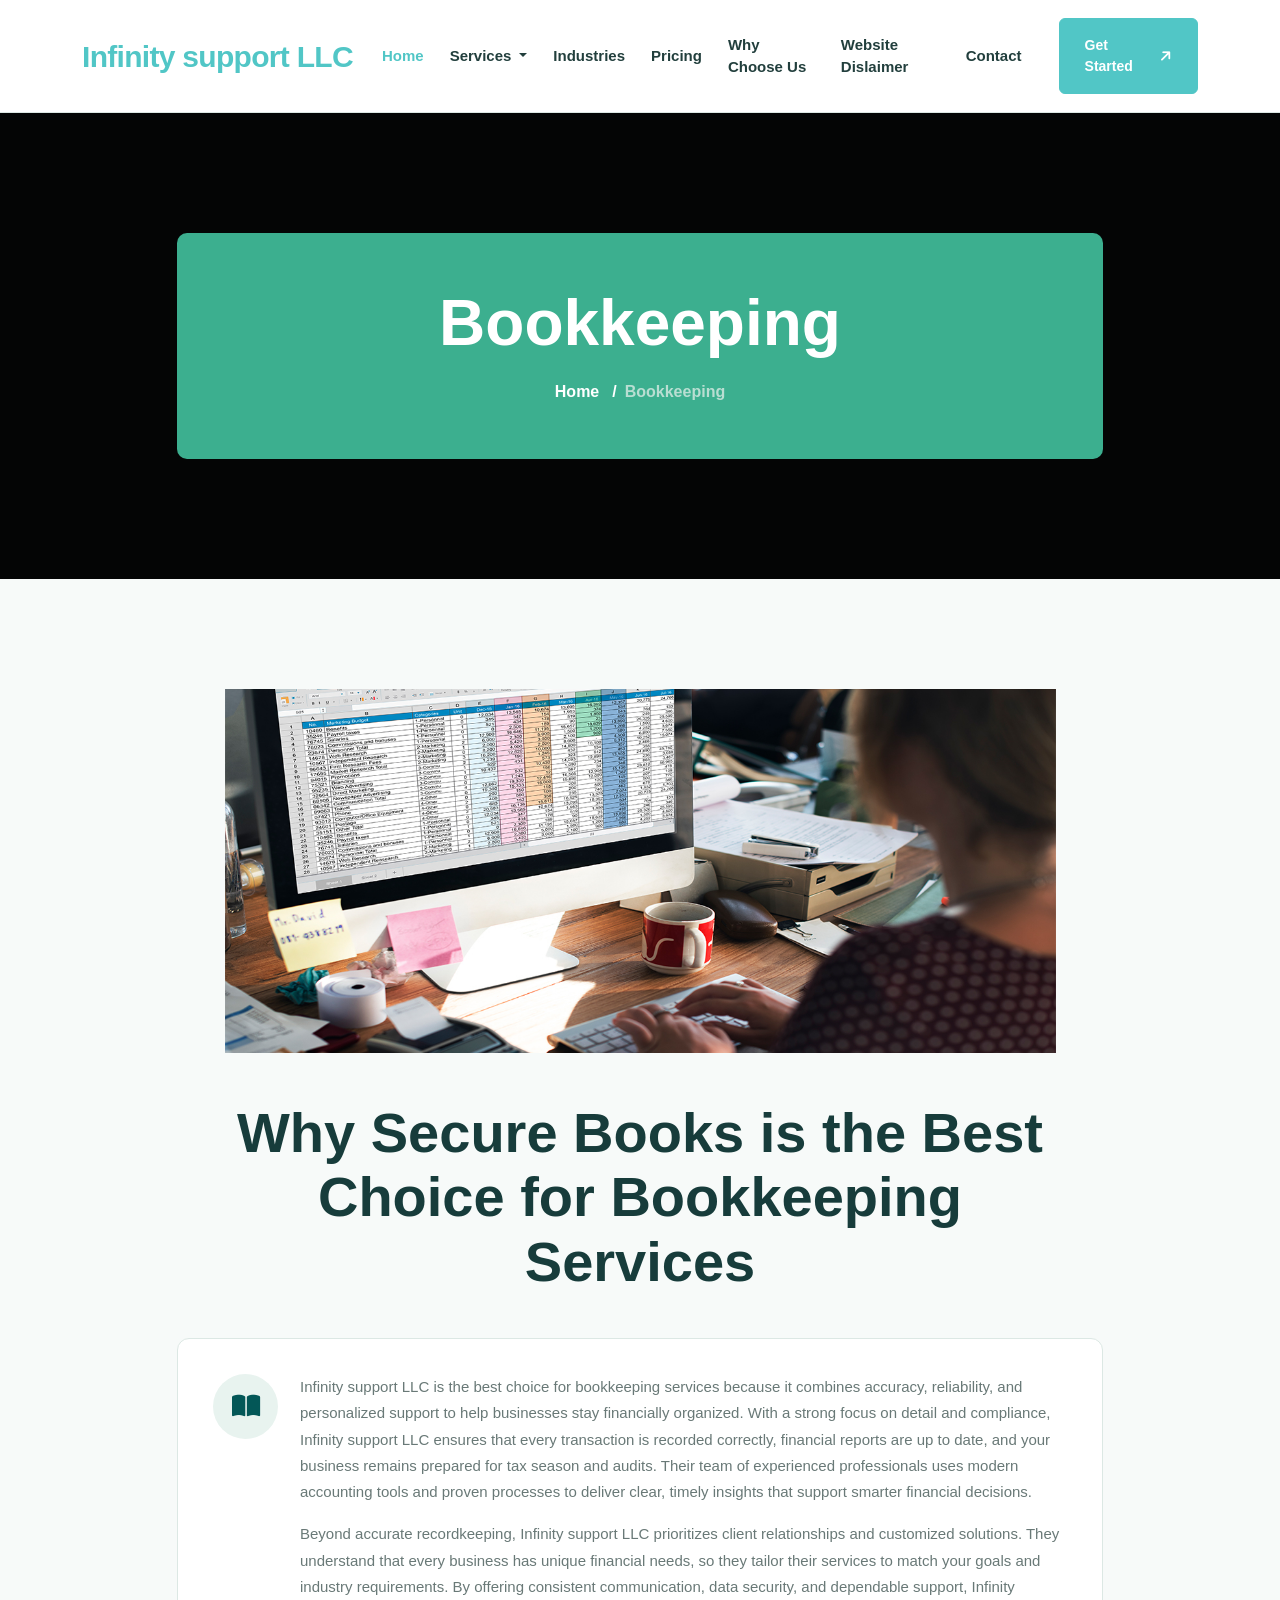
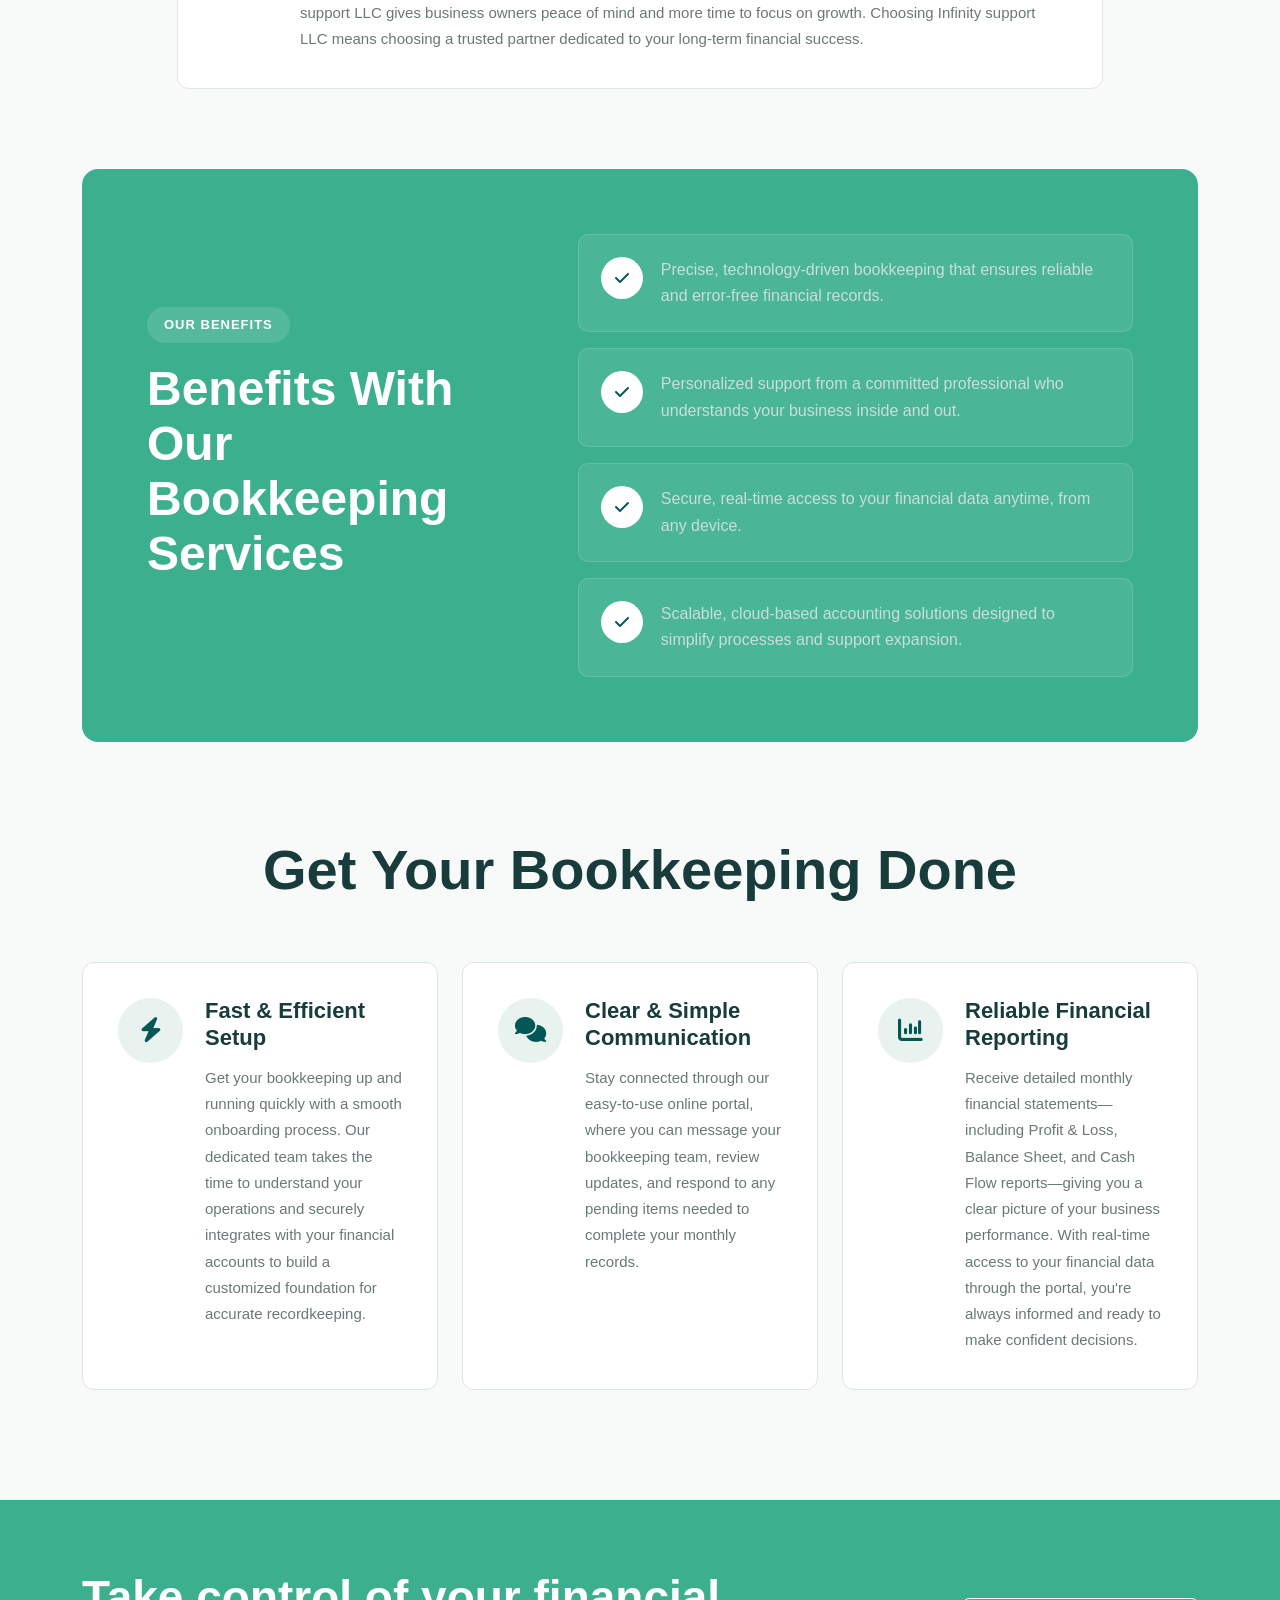
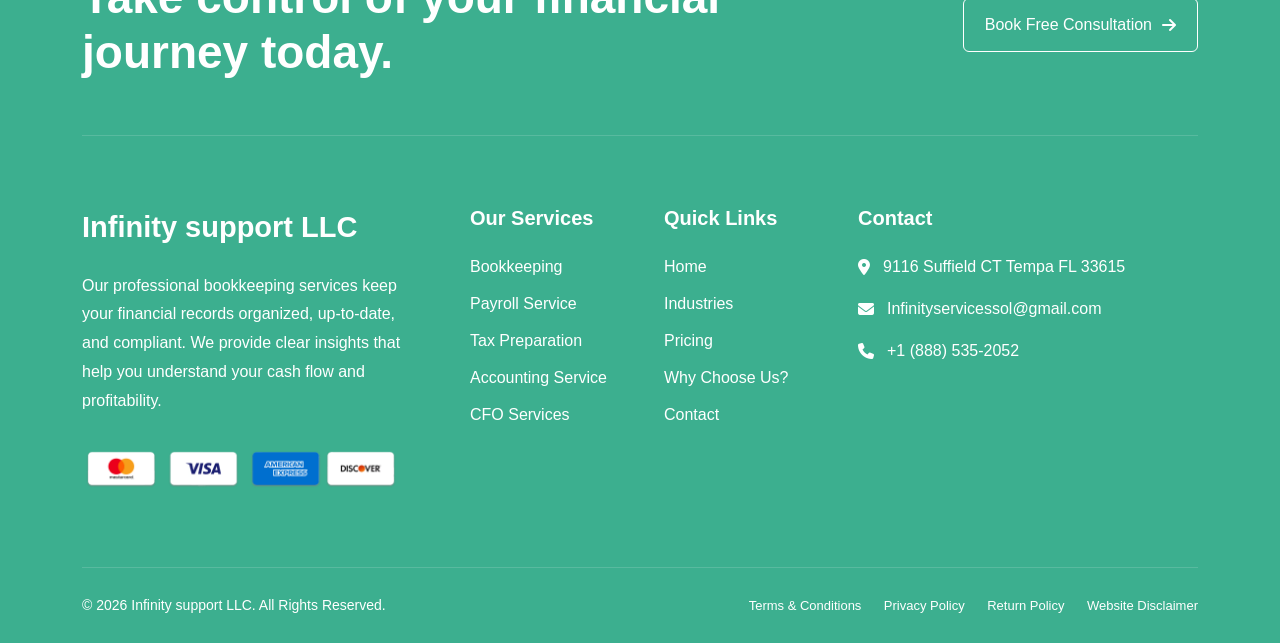
<file: bookkeeping.html>
<!DOCTYPE html>
<html lang="en">

<head>
    <meta charset="UTF-8">
    <meta name="viewport" content="width=device-width, initial-scale=1.0">

    <title>Infinity support LLC</title>

    <!-- Bootstrap -->
    <link href="https://cdn.jsdelivr.net/npm/bootstrap@5.3.3/dist/css/bootstrap.min.css" rel="stylesheet">

    <!-- Font Awesome -->
    <link rel="stylesheet"
        href="https://cdnjs.cloudflare.com/ajax/libs/font-awesome/6.7.2/css/all.min.css">

    <!-- Custom CSS -->
    <link rel="stylesheet" href="style.css">
</head>

<body>


<!-- =====================================================
     NAVBAR
===================================================== -->

<nav class="navbar navbar-expand-lg executive-navbar">
    <div class="container">

        <a class="navbar-brand executive-brand" href="/">
            Infinity support LLC
        </a>

        <button class="navbar-toggler shadow-none border-0"
            type="button"
            data-bs-toggle="collapse"
            data-bs-target="#executiveNavbar"
            aria-controls="executiveNavbar"
            aria-expanded="false"
            aria-label="Toggle navigation">

            <span class="navbar-toggler-icon"></span>

        </button>

        <div class="collapse navbar-collapse" id="executiveNavbar">

            <ul class="navbar-nav ms-auto align-items-lg-center">

                <li class="nav-item">
                    <a class="nav-link active" href="/">Home</a>
                </li>

                <li class="nav-item dropdown">

                    <a class="nav-link dropdown-toggle"
                        href="#"
                        role="button"
                        data-bs-toggle="dropdown"
                        aria-expanded="false">
                        Services
                    </a>

                    <ul class="dropdown-menu">

                        <li>
                            <a class="dropdown-item" href="/bookkeeping.html">Bookkeeping</a>
                        </li>

                        <li>
                            <a class="dropdown-item" href="/payroll-services.html">Payroll Services</a>
                        </li>

                        <li>
                            <a class="dropdown-item" href="/tax-preparation.html">Tax Preparation</a>
                        </li>

                        <li>
                            <a class="dropdown-item" href="/accounting-services.html">Accounting Services</a>
                        </li>

                        <li>
                            <a class="dropdown-item" href="/cfo-services.html">CFO Services</a>
                        </li>

                    </ul>

                </li>

                <li class="nav-item">
                    <a class="nav-link" href="/industries.html">Industries</a>
                </li>

                <li class="nav-item">
                    <a class="nav-link" href="/pricing.html">Pricing</a>
                </li>

                <li class="nav-item">
                    <a class="nav-link" href="/about-us.html">Why Choose Us</a>
                </li>

                <li class="nav-item">
                    <a class="nav-link" href="/disclaimer.html">Website Dislaimer</a>
                </li>

                <li class="nav-item">
                    <a class="nav-link" href="/contact-us.html">Contact</a>
                </li>

            </ul>

            <div class="ms-lg-4 mt-3 mt-lg-0">

                <a href="/contact-us.html" class="executive-btn">
                    Get Started
                    <i class="fa-solid fa-arrow-right"></i>
                </a>

            </div>

        </div>

    </div>
</nav>

 <section class="executive-page-hero"
   >

    <div class="container">

        <div class="row justify-content-center">

            <div class="col-lg-10">

                <div class="executive-page-content text-center">

                    <h1>Bookkeeping</h1>

                    <nav aria-label="breadcrumb">

                        <ol class="breadcrumb justify-content-center mb-0">

                            <li class="breadcrumb-item">
                                <a href="#">Home</a>
                            </li>

                            <li class="breadcrumb-item active" aria-current="page">
                                Bookkeeping
                            </li>

                        </ol>

                    </nav>

                </div>

            </div>

        </div>

    </div>

</section>   

<section class="executive-trust-section">

    <div class="container">

        <!-- =========================================
             WHY CHOOSE US
        ========================================== -->

        <div class="row justify-content-center">

            <div class="col-xl-9 col-lg-10 text-center">

                <div>
                    <img src="./images/bookkeeping-1.jpg"
                        class="img-fluid executive-trust-image"
                        alt="Bookkeeping">
                </div>

                <h2 class="executive-section-title mt-5">
                    Why Secure Books is the Best Choice for Bookkeeping Services
                </h2>

            </div>

        </div>


        <div class="row justify-content-center mt-4">

            <div class="col-xl-10 col-lg-11">

                <div class="executive-trust-card">

                    <div class="executive-trust-icon">
                        <i class="fa-solid fa-book-open"></i>
                    </div>

                    <div class="executive-trust-content">

                        <p>
                            Infinity support LLC is the best choice for bookkeeping
                            services because it combines accuracy, reliability,
                            and personalized support to help businesses stay
                            financially organized. With a strong focus on detail
                            and compliance, Infinity support LLC ensures that every
                            transaction is recorded correctly, financial reports
                            are up to date, and your business remains prepared
                            for tax season and audits. Their team of experienced
                            professionals uses modern accounting tools and proven
                            processes to deliver clear, timely insights that
                            support smarter financial decisions.
                        </p>

                        <p class="mb-0">
                            Beyond accurate recordkeeping, Infinity support LLC
                            prioritizes client relationships and customized
                            solutions. They understand that every business has
                            unique financial needs, so they tailor their services
                            to match your goals and industry requirements. By
                            offering consistent communication, data security,
                            and dependable support, Infinity support LLC gives
                            business owners peace of mind and more time to focus
                            on growth. Choosing Infinity support LLC means choosing
                            a trusted partner dedicated to your long-term
                            financial success.
                        </p>

                    </div>

                </div>

            </div>

        </div>



        <!-- =========================================
             BOOKKEEPING BENEFITS
        ========================================== -->

        <div class="executive-benefits-box">

            <div class="row align-items-center g-5">

                <div class="col-lg-5">

                    <span class="section-subtitle executive-light-subtitle">
                        Our Benefits
                    </span>

                    <h2>
                        Benefits With Our Bookkeeping Services
                    </h2>

                </div>


                <div class="col-lg-7">


                    <!-- Benefit 1 -->

                    <div class="executive-benefit-item">

                        <div class="benefit-check">
                            <i class="fa-solid fa-check"></i>
                        </div>

                        <div>

                            <p class="mb-0">
                                Precise, technology-driven bookkeeping that
                                ensures reliable and error-free financial records.
                            </p>

                        </div>

                    </div>


                    <!-- Benefit 2 -->

                    <div class="executive-benefit-item">

                        <div class="benefit-check">
                            <i class="fa-solid fa-check"></i>
                        </div>

                        <div>

                            <p class="mb-0">
                                Personalized support from a committed professional
                                who understands your business inside and out.
                            </p>

                        </div>

                    </div>


                    <!-- Benefit 3 -->

                    <div class="executive-benefit-item">

                        <div class="benefit-check">
                            <i class="fa-solid fa-check"></i>
                        </div>

                        <div>

                            <p class="mb-0">
                                Secure, real-time access to your financial data
                                anytime, from any device.
                            </p>

                        </div>

                    </div>


                    <!-- Benefit 4 -->

                    <div class="executive-benefit-item mb-0">

                        <div class="benefit-check">
                            <i class="fa-solid fa-check"></i>
                        </div>

                        <div>

                            <p class="mb-0">
                                Scalable, cloud-based accounting solutions
                                designed to simplify processes and support
                                expansion.
                            </p>

                        </div>

                    </div>


                </div>

            </div>

        </div>



        <!-- =========================================
             GET YOUR BOOKKEEPING DONE
        ========================================== -->

        <div class="row justify-content-center mt-5 pt-5">

            <div class="col-xl-12 col-lg-12 text-center">

               

                <h2 class="executive-section-title">
                    Get Your Bookkeeping Done
                </h2>

            </div>

        </div>


        <div class="row g-4 mt-3">


            <!-- Fast & Efficient Setup -->

            <div class="col-lg-4">

                <div class="executive-trust-card h-100">

                    <div class="executive-trust-icon">
                        <i class="fa-solid fa-bolt"></i>
                    </div>

                    <div class="executive-trust-content">

                        <h4>
                            Fast &amp; Efficient Setup
                        </h4>

                        <p class="mb-0">
                            Get your bookkeeping up and running quickly with a
                            smooth onboarding process. Our dedicated team takes
                            the time to understand your operations and securely
                            integrates with your financial accounts to build a
                            customized foundation for accurate recordkeeping.
                        </p>

                    </div>

                </div>

            </div>


            <!-- Clear Communication -->

            <div class="col-lg-4">

                <div class="executive-trust-card h-100">

                    <div class="executive-trust-icon">
                        <i class="fa-solid fa-comments"></i>
                    </div>

                    <div class="executive-trust-content">

                        <h4>
                            Clear &amp; Simple Communication
                        </h4>

                        <p class="mb-0">
                            Stay connected through our easy-to-use online portal,
                            where you can message your bookkeeping team, review
                            updates, and respond to any pending items needed to
                            complete your monthly records.
                        </p>

                    </div>

                </div>

            </div>


            <!-- Financial Reporting -->

            <div class="col-lg-4">

                <div class="executive-trust-card h-100">

                    <div class="executive-trust-icon">
                        <i class="fa-solid fa-chart-column"></i>
                    </div>

                    <div class="executive-trust-content">

                        <h4>
                            Reliable Financial Reporting
                        </h4>

                        <p class="mb-0">
                            Receive detailed monthly financial
                            statements—including Profit &amp; Loss, Balance
                            Sheet, and Cash Flow reports—giving you a clear
                            picture of your business performance. With real-time
                            access to your financial data through the portal,
                            you're always informed and ready to make confident
                            decisions.
                        </p>

                    </div>

                </div>

            </div>


        </div>

    </div>

</section>


<!-- =====================================================
     FOOTER
===================================================== -->

<footer class="executive-footer">

    <div class="container">


        <!-- Footer CTA -->

        <div class="footer-cta">

            <div class="row align-items-center g-4">

                <div class="col-lg-8">

                    <h2>
                        Take control of your financial journey today.
                    </h2>

                </div>

                <div class="col-lg-4 text-lg-end">

                    <a href="/contact-us.html" class="footer-outline-btn">

                        Book Free Consultation

                        <i class="fa-solid fa-arrow-right"></i>

                    </a>

                </div>

            </div>

        </div>



        <!-- Footer Content -->

        <div class="row g-5 footer-main">


            <!-- Company -->

            <div class="col-lg-4">

                <a href="/" class="footer-brand">
                    Infinity support LLC
                </a>

                <p>
                    Our professional bookkeeping services keep your financial
                    records organized, up-to-date, and compliant. We provide
                    clear insights that help you understand your cash flow and
                    profitability.
                </p>

                <img src="./images/we-accept.png"
                    class="img-fluid payment-image"
                    alt="Payment Methods">

            </div>


            <!-- Services -->

            <div class="col-lg-2 col-md-4">

                <h4>Our Services</h4>

                <ul class="footer-links">

                    <li>
                        <a href="/bookkeeping.html">Bookkeeping</a>
                    </li>

                    <li>
                        <a href="/payroll-services.html">Payroll Service</a>
                    </li>

                    <li>
                        <a href="/tax-preparation.html">Tax Preparation</a>
                    </li>

                    <li>
                        <a href="/accounting-services.html">Accounting Service</a>
                    </li>

                    <li>
                        <a href="/cfo-services.html">CFO Services</a>
                    </li>

                </ul>

            </div>


            <!-- Quick Links -->

            <div class="col-lg-2 col-md-4">

                <h4>Quick Links</h4>

                <ul class="footer-links">

                    <li>
                        <a href="/">Home</a>
                    </li>

                    <li>
                        <a href="/industries.html">Industries</a>
                    </li>

                    <li>
                        <a href="/pricing.html">Pricing</a>
                    </li>

                    <li>
                        <a href="/about-us.html">Why Choose Us?</a>
                    </li>

                    <li>
                        <a href="/contact-us.html">Contact</a>
                    </li>

                </ul>

            </div>


            <!-- Contact -->

            <div class="col-lg-4 col-md-4">

                <h4>Contact</h4>

                <ul class="footer-contact">

                    <li>

                        <i class="fa-solid fa-location-dot"></i>

                        <span>
                            9116 Suffield CT  Tempa FL 33615 
                        </span>

                    </li>


                    <li>

                        <i class="fa-solid fa-envelope"></i>

                        <a href="mailto:Infinityservicessol@gmail.com">
                            Infinityservicessol@gmail.com
                        </a>

                    </li>


                    <li>

                        <i class="fa-solid fa-phone"></i>

                        <a href="tel:+18885352052">
                            +1 (888) 535-2052
                        </a>

                    </li>

                </ul>

            </div>

        </div>


        <!-- Copyright -->

        <div class="footer-bottom">

            <div class="row align-items-center g-3">

                <div class="col-md-5">

                    <p class="mb-0">
                        © 2026 Infinity support LLC. All Rights Reserved.
                    </p>

                </div>


                <div class="col-md-7">

                    <div class="footer-policy-links text-md-end">

                        <a href="/terms.html">Terms & Conditions</a>

                        <a href="/privacy.html">Privacy Policy</a>

                        <a href="/return.html">Return Policy</a>

                        <a href="/disclaimer.html">Website Disclaimer</a>

                    </div>

                </div>

            </div>

        </div>


    </div>

</footer>


<!-- Bootstrap JS -->

<script src="https://cdn.jsdelivr.net/npm/bootstrap@5.3.3/dist/js/bootstrap.bundle.min.js"></script>


</body>
</html>
</file>
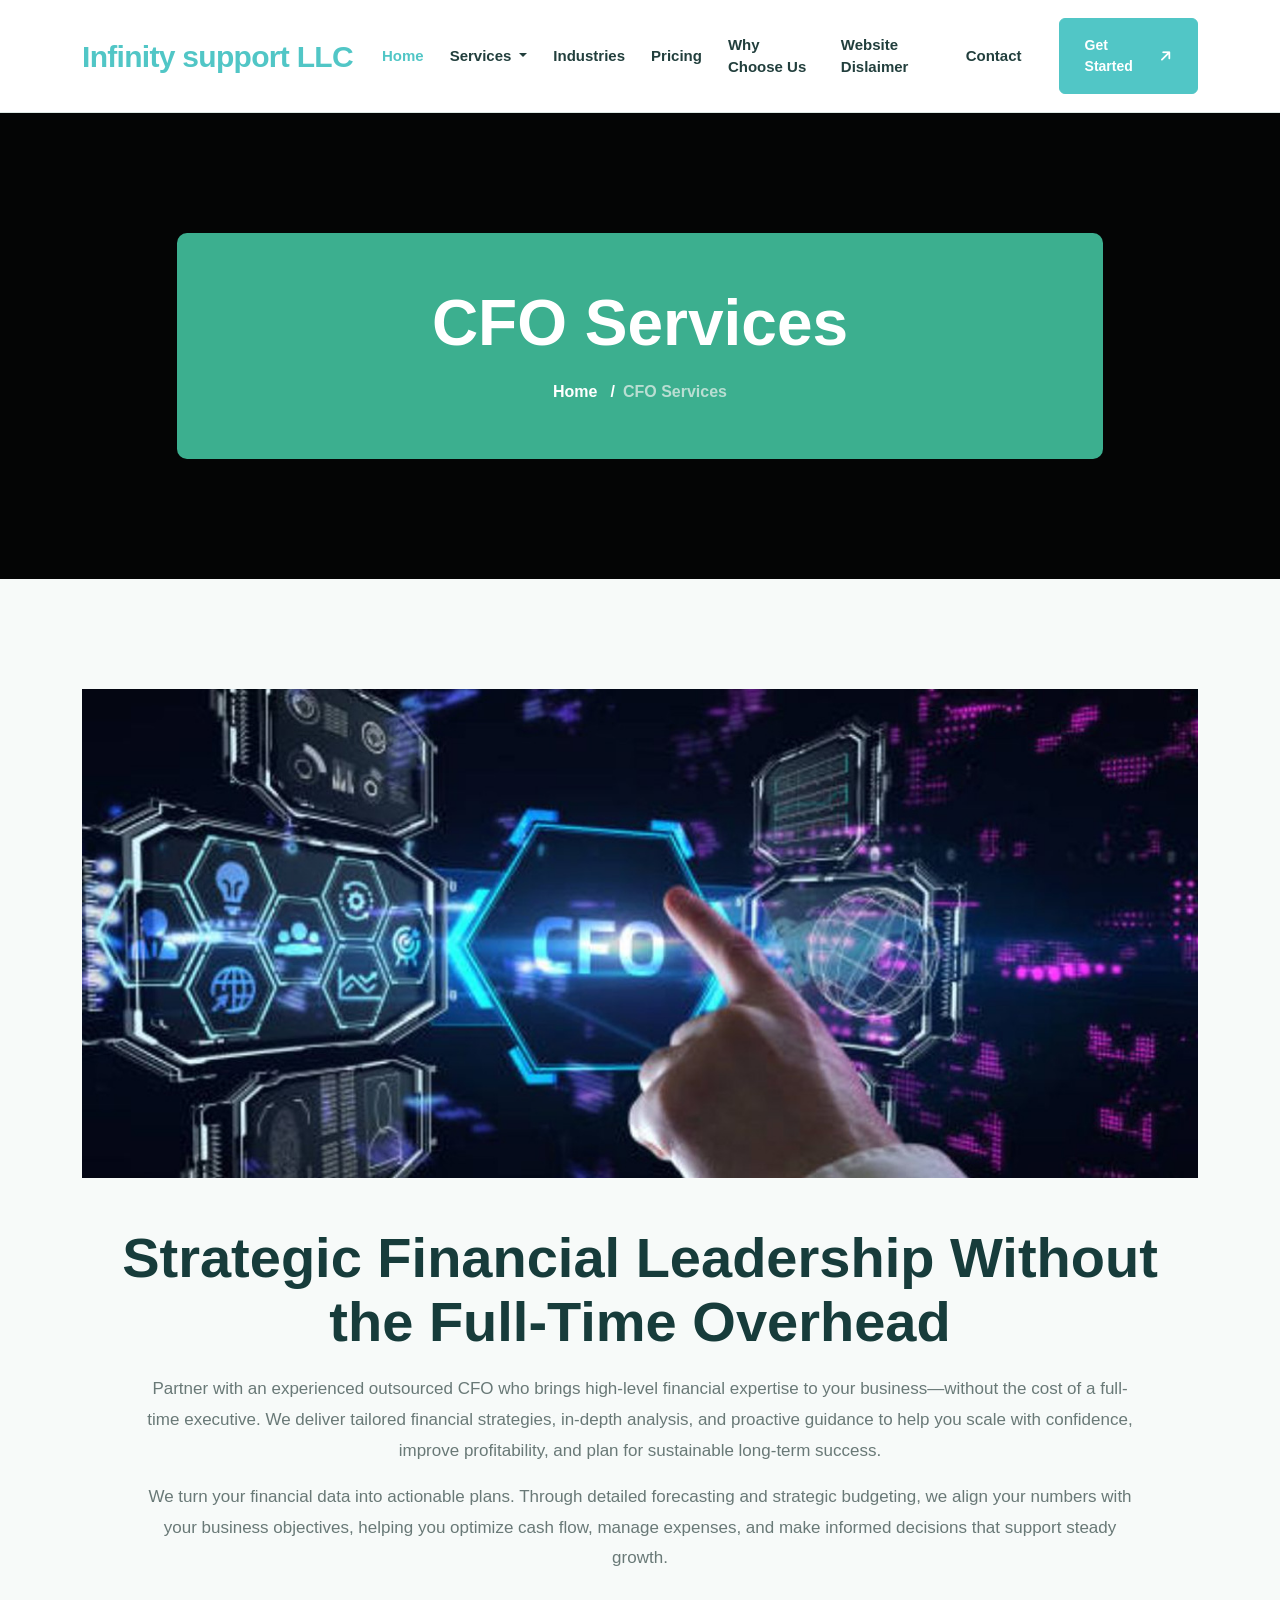
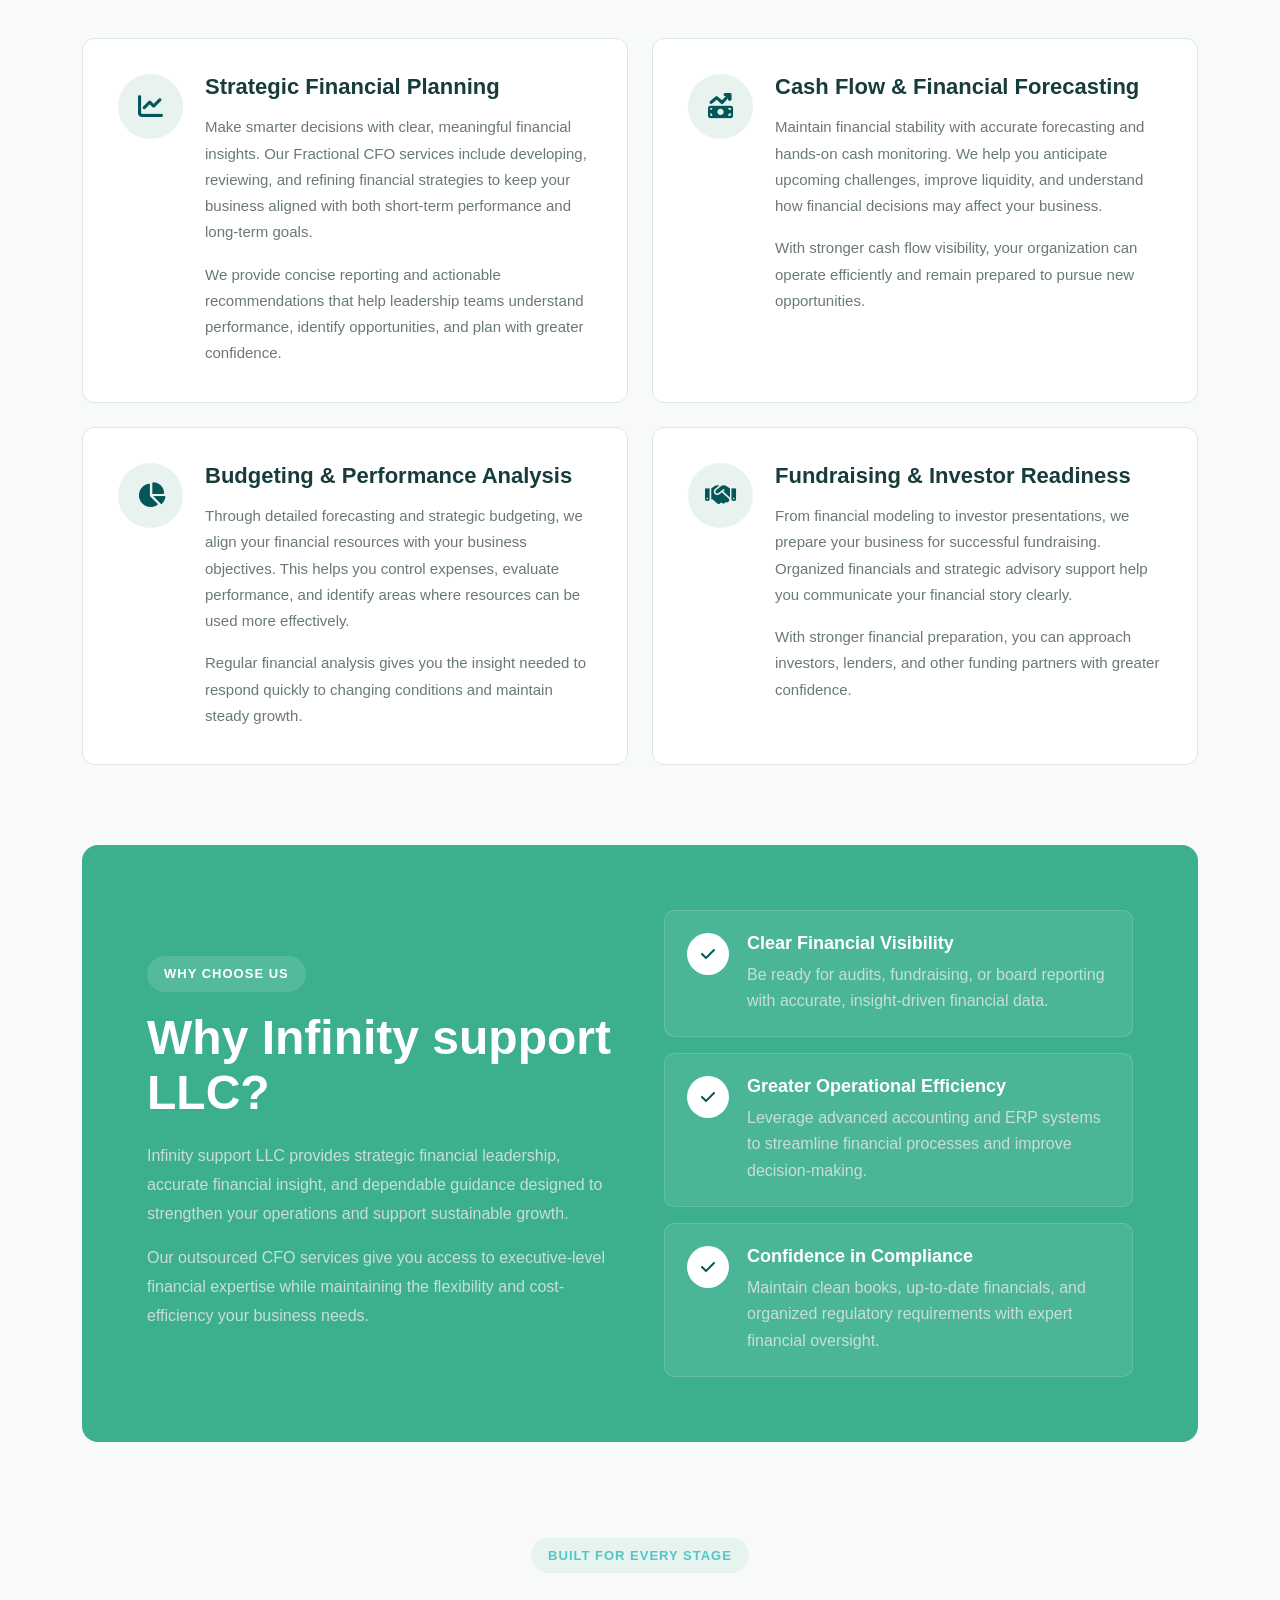
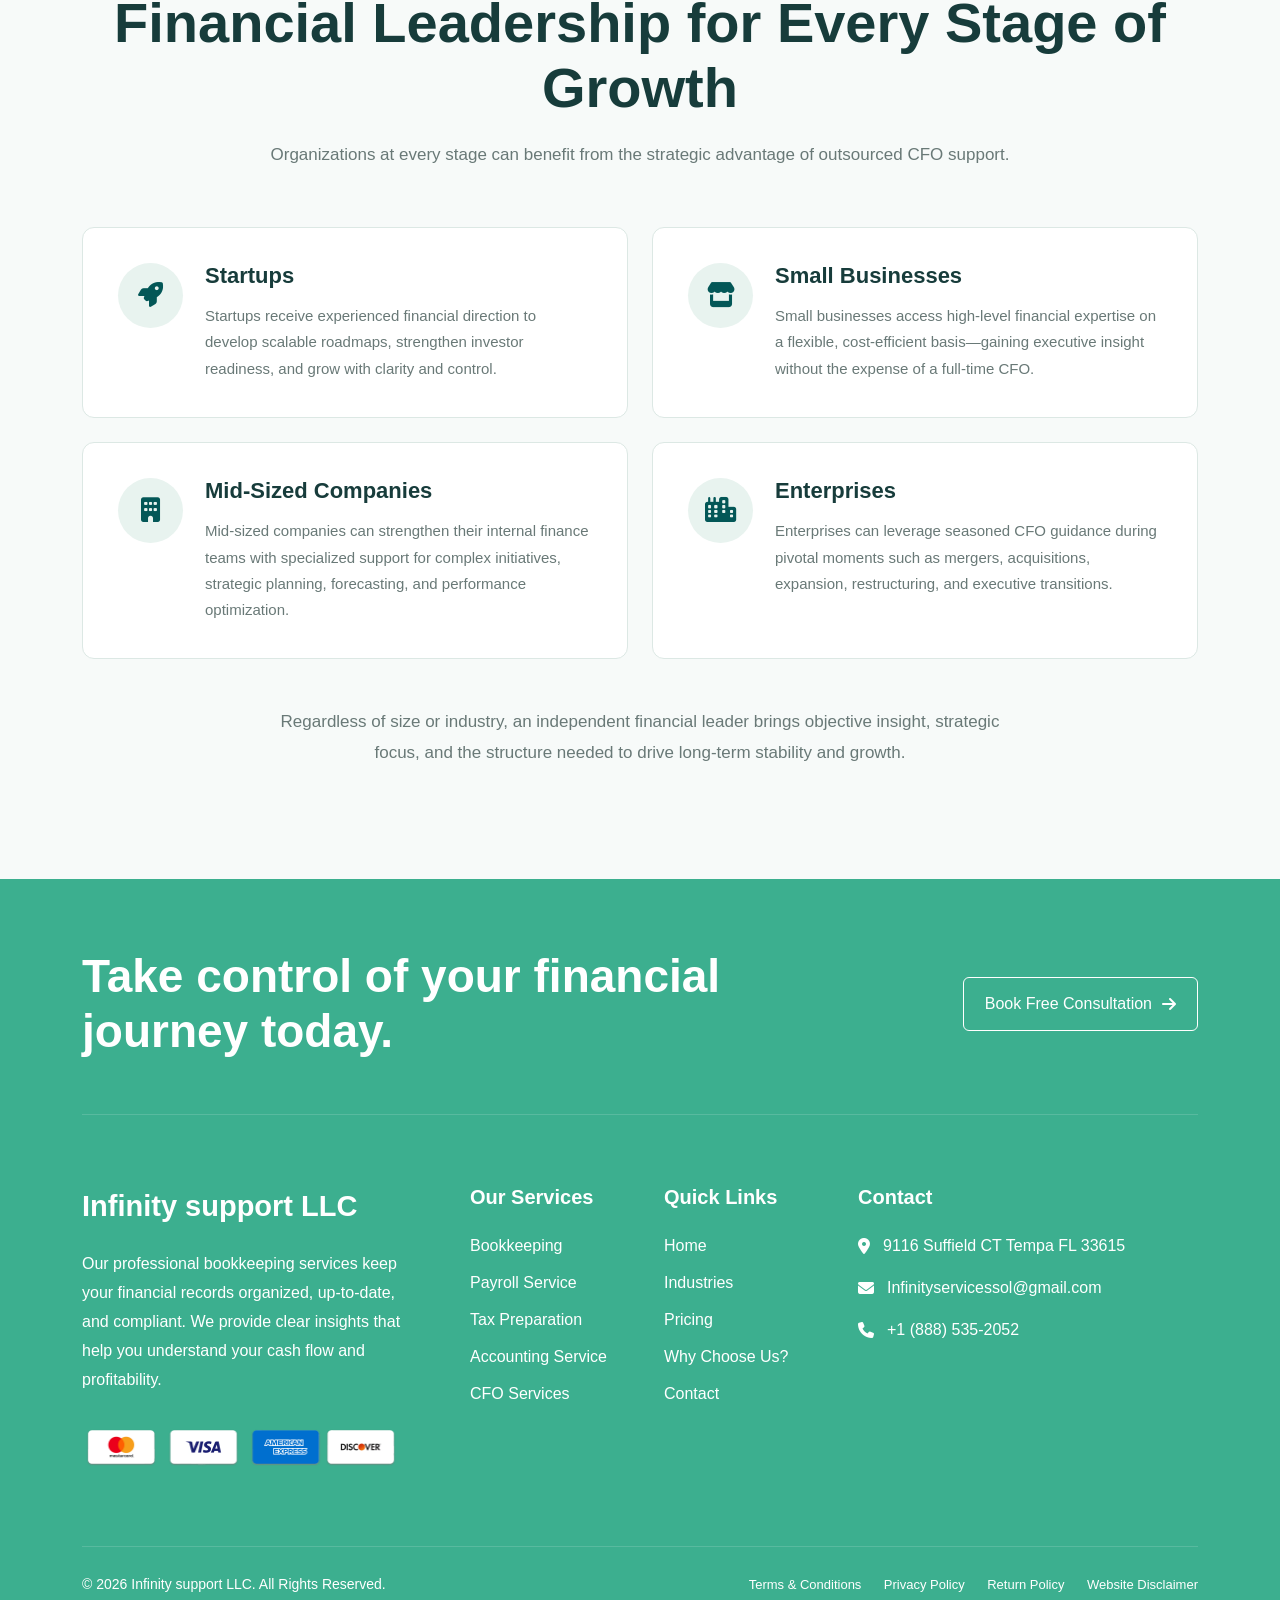
<file: cfo-services.html>
<!DOCTYPE html>
<html lang="en">

<head>
    <meta charset="UTF-8">
    <meta name="viewport" content="width=device-width, initial-scale=1.0">

    <title>Infinity support LLC</title>

    <!-- Bootstrap -->
    <link href="https://cdn.jsdelivr.net/npm/bootstrap@5.3.3/dist/css/bootstrap.min.css" rel="stylesheet">

    <!-- Font Awesome -->
    <link rel="stylesheet"
        href="https://cdnjs.cloudflare.com/ajax/libs/font-awesome/6.7.2/css/all.min.css">

    <!-- Custom CSS -->
    <link rel="stylesheet" href="style.css">
</head>

<body>


<!-- =====================================================
     NAVBAR
===================================================== -->

<nav class="navbar navbar-expand-lg executive-navbar">
    <div class="container">

        <a class="navbar-brand executive-brand" href="/">
            Infinity support LLC
        </a>

        <button class="navbar-toggler shadow-none border-0"
            type="button"
            data-bs-toggle="collapse"
            data-bs-target="#executiveNavbar"
            aria-controls="executiveNavbar"
            aria-expanded="false"
            aria-label="Toggle navigation">

            <span class="navbar-toggler-icon"></span>

        </button>

        <div class="collapse navbar-collapse" id="executiveNavbar">

            <ul class="navbar-nav ms-auto align-items-lg-center">

                <li class="nav-item">
                    <a class="nav-link active" href="/">Home</a>
                </li>

                <li class="nav-item dropdown">

                    <a class="nav-link dropdown-toggle"
                        href="#"
                        role="button"
                        data-bs-toggle="dropdown"
                        aria-expanded="false">
                        Services
                    </a>

                    <ul class="dropdown-menu">

                        <li>
                            <a class="dropdown-item" href="/bookkeeping.html">Bookkeeping</a>
                        </li>

                        <li>
                            <a class="dropdown-item" href="/payroll-services.html">Payroll Services</a>
                        </li>

                        <li>
                            <a class="dropdown-item" href="/tax-preparation.html">Tax Preparation</a>
                        </li>

                        <li>
                            <a class="dropdown-item" href="/accounting-services.html">Accounting Services</a>
                        </li>

                        <li>
                            <a class="dropdown-item" href="/cfo-services.html">CFO Services</a>
                        </li>

                    </ul>

                </li>

                <li class="nav-item">
                    <a class="nav-link" href="/industries.html">Industries</a>
                </li>

                <li class="nav-item">
                    <a class="nav-link" href="/pricing.html">Pricing</a>
                </li>

                <li class="nav-item">
                    <a class="nav-link" href="/about-us.html">Why Choose Us</a>
                </li>

                <li class="nav-item">
                    <a class="nav-link" href="/disclaimer.html">Website Dislaimer</a>
                </li>

                <li class="nav-item">
                    <a class="nav-link" href="/contact-us.html">Contact</a>
                </li>

            </ul>

            <div class="ms-lg-4 mt-3 mt-lg-0">

                <a href="/contact-us.html" class="executive-btn">
                    Get Started
                    <i class="fa-solid fa-arrow-right"></i>
                </a>

            </div>

        </div>

    </div>
</nav>

 <section class="executive-page-hero"
   >

    <div class="container">

        <div class="row justify-content-center">

            <div class="col-lg-10">

                <div class="executive-page-content text-center">

                    <h1>CFO Services</h1>

                    <nav aria-label="breadcrumb">

                        <ol class="breadcrumb justify-content-center mb-0">

                            <li class="breadcrumb-item">
                                <a href="#">Home</a>
                            </li>

                            <li class="breadcrumb-item active" aria-current="page">
                                CFO Services
                            </li>

                        </ol>

                    </nav>

                </div>

            </div>

        </div>

    </div>

</section>   

<section class="executive-trust-section">

   <div class="container">

    <!-- Heading -->
    <div class="row justify-content-center">

        <div class="col-xl-12 col-lg-12 text-center">

            <div>
                <img src="./images/cfo-1.jpg"
                    class="img-fluid executive-trust-image"
                    alt="Fractional CFO Services">
            </div>

            <h2 class="executive-section-title mt-5">
                Strategic Financial Leadership Without the Full-Time Overhead
            </h2>

            <p class="executive-section-text">
                Partner with an experienced outsourced CFO who brings high-level
                financial expertise to your business—without the cost of a full-time
                executive. We deliver tailored financial strategies, in-depth analysis,
                and proactive guidance to help you scale with confidence, improve
                profitability, and plan for sustainable long-term success.
            </p>

            <p class="executive-section-text">
                We turn your financial data into actionable plans. Through detailed
                forecasting and strategic budgeting, we align your numbers with your
                business objectives, helping you optimize cash flow, manage expenses,
                and make informed decisions that support steady growth.
            </p>

        </div>

    </div>


    <!-- CFO Service Cards -->
    <div class="row g-4 mt-4">

        <!-- Card 1 -->
        <div class="col-lg-6">

            <div class="executive-trust-card h-100">

                <div class="executive-trust-icon">
                    <i class="fa-solid fa-chart-line"></i>
                </div>

                <div class="executive-trust-content">

                    <h4>Strategic Financial Planning</h4>

                    <p>
                        Make smarter decisions with clear, meaningful financial
                        insights. Our Fractional CFO services include developing,
                        reviewing, and refining financial strategies to keep your
                        business aligned with both short-term performance and
                        long-term goals.
                    </p>

                    <p class="mb-0">
                        We provide concise reporting and actionable recommendations
                        that help leadership teams understand performance, identify
                        opportunities, and plan with greater confidence.
                    </p>

                </div>

            </div>

        </div>


        <!-- Card 2 -->
        <div class="col-lg-6">

            <div class="executive-trust-card h-100">

                <div class="executive-trust-icon">
                    <i class="fa-solid fa-money-bill-trend-up"></i>
                </div>

                <div class="executive-trust-content">

                    <h4>Cash Flow &amp; Financial Forecasting</h4>

                    <p>
                        Maintain financial stability with accurate forecasting and
                        hands-on cash monitoring. We help you anticipate upcoming
                        challenges, improve liquidity, and understand how financial
                        decisions may affect your business.
                    </p>

                    <p class="mb-0">
                        With stronger cash flow visibility, your organization can
                        operate efficiently and remain prepared to pursue new
                        opportunities.
                    </p>

                </div>

            </div>

        </div>


        <!-- Card 3 -->
        <div class="col-lg-6">

            <div class="executive-trust-card h-100">

                <div class="executive-trust-icon">
                    <i class="fa-solid fa-chart-pie"></i>
                </div>

                <div class="executive-trust-content">

                    <h4>Budgeting &amp; Performance Analysis</h4>

                    <p>
                        Through detailed forecasting and strategic budgeting, we
                        align your financial resources with your business objectives.
                        This helps you control expenses, evaluate performance, and
                        identify areas where resources can be used more effectively.
                    </p>

                    <p class="mb-0">
                        Regular financial analysis gives you the insight needed to
                        respond quickly to changing conditions and maintain steady
                        growth.
                    </p>

                </div>

            </div>

        </div>


        <!-- Card 4 -->
        <div class="col-lg-6">

            <div class="executive-trust-card h-100">

                <div class="executive-trust-icon">
                    <i class="fa-solid fa-handshake"></i>
                </div>

                <div class="executive-trust-content">

                    <h4>Fundraising &amp; Investor Readiness</h4>

                    <p>
                        From financial modeling to investor presentations, we prepare
                        your business for successful fundraising. Organized financials
                        and strategic advisory support help you communicate your
                        financial story clearly.
                    </p>

                    <p class="mb-0">
                        With stronger financial preparation, you can approach
                        investors, lenders, and other funding partners with greater
                        confidence.
                    </p>

                </div>

            </div>

        </div>

    </div>


    <!-- Why Choose Us -->
    <div class="executive-benefits-box">

        <div class="row align-items-center g-5">

            <div class="col-lg-6">

                <span class="section-subtitle executive-light-subtitle">
                    Why Choose Us
                </span>

                <h2>
                    Why Infinity support LLC?
                </h2>

                <p>
                    Infinity support LLC provides strategic financial leadership,
                    accurate financial insight, and dependable guidance designed
                    to strengthen your operations and support sustainable growth.
                </p>

                <p class="mb-0">
                    Our outsourced CFO services give you access to executive-level
                    financial expertise while maintaining the flexibility and
                    cost-efficiency your business needs.
                </p>

            </div>


            <div class="col-lg-6">

                <!-- Benefit 1 -->
                <div class="executive-benefit-item">

                    <div class="benefit-check">
                        <i class="fa-solid fa-check"></i>
                    </div>

                    <div>
                        <h5>Clear Financial Visibility</h5>

                        <p>
                            Be ready for audits, fundraising, or board reporting
                            with accurate, insight-driven financial data.
                        </p>
                    </div>

                </div>


                <!-- Benefit 2 -->
                <div class="executive-benefit-item">

                    <div class="benefit-check">
                        <i class="fa-solid fa-check"></i>
                    </div>

                    <div>
                        <h5>Greater Operational Efficiency</h5>

                        <p>
                            Leverage advanced accounting and ERP systems to
                            streamline financial processes and improve
                            decision-making.
                        </p>
                    </div>

                </div>


                <!-- Benefit 3 -->
                <div class="executive-benefit-item mb-0">

                    <div class="benefit-check">
                        <i class="fa-solid fa-check"></i>
                    </div>

                    <div>
                        <h5>Confidence in Compliance</h5>

                        <p>
                            Maintain clean books, up-to-date financials, and
                            organized regulatory requirements with expert
                            financial oversight.
                        </p>
                    </div>

                </div>

            </div>

        </div>

    </div>


    <!-- Financial Leadership Section -->
    <div class="row justify-content-center mt-5 pt-5">

        <div class="col-xl-12 col-lg-12 text-center">

            <span class="section-subtitle">
                Built for Every Stage
            </span>

            <h2 class="executive-section-title">
                Financial Leadership for Every Stage of Growth
            </h2>

            <p class="executive-section-text">
                Organizations at every stage can benefit from the strategic
                advantage of outsourced CFO support.
            </p>

        </div>

    </div>


    <div class="row g-4 mt-3">

        <!-- Startups -->
        <div class="col-lg-6">

            <div class="executive-trust-card h-100">

                <div class="executive-trust-icon">
                    <i class="fa-solid fa-rocket"></i>
                </div>

                <div class="executive-trust-content">

                    <h4>Startups</h4>

                    <p class="mb-0">
                        Startups receive experienced financial direction to
                        develop scalable roadmaps, strengthen investor readiness,
                        and grow with clarity and control.
                    </p>

                </div>

            </div>

        </div>


        <!-- Small Businesses -->
        <div class="col-lg-6">

            <div class="executive-trust-card h-100">

                <div class="executive-trust-icon">
                    <i class="fa-solid fa-store"></i>
                </div>

                <div class="executive-trust-content">

                    <h4>Small Businesses</h4>

                    <p class="mb-0">
                        Small businesses access high-level financial expertise
                        on a flexible, cost-efficient basis—gaining executive
                        insight without the expense of a full-time CFO.
                    </p>

                </div>

            </div>

        </div>


        <!-- Mid-Sized Companies -->
        <div class="col-lg-6">

            <div class="executive-trust-card h-100">

                <div class="executive-trust-icon">
                    <i class="fa-solid fa-building"></i>
                </div>

                <div class="executive-trust-content">

                    <h4>Mid-Sized Companies</h4>

                    <p class="mb-0">
                        Mid-sized companies can strengthen their internal finance
                        teams with specialized support for complex initiatives,
                        strategic planning, forecasting, and performance
                        optimization.
                    </p>

                </div>

            </div>

        </div>


        <!-- Enterprises -->
        <div class="col-lg-6">

            <div class="executive-trust-card h-100">

                <div class="executive-trust-icon">
                    <i class="fa-solid fa-city"></i>
                </div>

                <div class="executive-trust-content">

                    <h4>Enterprises</h4>

                    <p class="mb-0">
                        Enterprises can leverage seasoned CFO guidance during
                        pivotal moments such as mergers, acquisitions, expansion,
                        restructuring, and executive transitions.
                    </p>

                </div>

            </div>

        </div>

    </div>


    <!-- Closing Text -->
    <div class="row justify-content-center mt-5">

        <div class="col-xl-9 col-lg-10 text-center">

            <p class="executive-section-text mb-0">
                Regardless of size or industry, an independent financial leader
                brings objective insight, strategic focus, and the structure
                needed to drive long-term stability and growth.
            </p>

        </div>

    </div>

</div>

</section>


<!-- =====================================================
     FOOTER
===================================================== -->

<footer class="executive-footer">

    <div class="container">


        <!-- Footer CTA -->

        <div class="footer-cta">

            <div class="row align-items-center g-4">

                <div class="col-lg-8">

                    <h2>
                        Take control of your financial journey today.
                    </h2>

                </div>

                <div class="col-lg-4 text-lg-end">

                    <a href="/contact-us.html" class="footer-outline-btn">

                        Book Free Consultation

                        <i class="fa-solid fa-arrow-right"></i>

                    </a>

                </div>

            </div>

        </div>



        <!-- Footer Content -->

        <div class="row g-5 footer-main">


            <!-- Company -->

            <div class="col-lg-4">

                <a href="/" class="footer-brand">
                    Infinity support LLC
                </a>

                <p>
                    Our professional bookkeeping services keep your financial
                    records organized, up-to-date, and compliant. We provide
                    clear insights that help you understand your cash flow and
                    profitability.
                </p>

                <img src="./images/we-accept.png"
                    class="img-fluid payment-image"
                    alt="Payment Methods">

            </div>


            <!-- Services -->

            <div class="col-lg-2 col-md-4">

                <h4>Our Services</h4>

                <ul class="footer-links">

                    <li>
                        <a href="/bookkeeping.html">Bookkeeping</a>
                    </li>

                    <li>
                        <a href="/payroll-services.html">Payroll Service</a>
                    </li>

                    <li>
                        <a href="/tax-preparation.html">Tax Preparation</a>
                    </li>

                    <li>
                        <a href="/accounting-services.html">Accounting Service</a>
                    </li>

                    <li>
                        <a href="/cfo-services.html">CFO Services</a>
                    </li>

                </ul>

            </div>


            <!-- Quick Links -->

            <div class="col-lg-2 col-md-4">

                <h4>Quick Links</h4>

                <ul class="footer-links">

                    <li>
                        <a href="/">Home</a>
                    </li>

                    <li>
                        <a href="/industries.html">Industries</a>
                    </li>

                    <li>
                        <a href="/pricing.html">Pricing</a>
                    </li>

                    <li>
                        <a href="/about-us.html">Why Choose Us?</a>
                    </li>

                    <li>
                        <a href="/contact-us.html">Contact</a>
                    </li>

                </ul>

            </div>


            <!-- Contact -->

            <div class="col-lg-4 col-md-4">

                <h4>Contact</h4>

                <ul class="footer-contact">

                    <li>

                        <i class="fa-solid fa-location-dot"></i>

                        <span>
                            9116 Suffield CT  Tempa FL 33615 
                        </span>

                    </li>


                    <li>

                        <i class="fa-solid fa-envelope"></i>

                        <a href="mailto:Infinityservicessol@gmail.com">
                            Infinityservicessol@gmail.com
                        </a>

                    </li>


                    <li>

                        <i class="fa-solid fa-phone"></i>

                        <a href="tel:+18885352052">
                            +1 (888) 535-2052
                        </a>

                    </li>

                </ul>

            </div>

        </div>


        <!-- Copyright -->

        <div class="footer-bottom">

            <div class="row align-items-center g-3">

                <div class="col-md-5">

                    <p class="mb-0">
                        © 2026 Infinity support LLC. All Rights Reserved.
                    </p>

                </div>


                <div class="col-md-7">

                    <div class="footer-policy-links text-md-end">

                        <a href="/terms.html">Terms & Conditions</a>

                        <a href="/privacy.html">Privacy Policy</a>

                        <a href="/return.html">Return Policy</a>

                        <a href="/disclaimer.html">Website Disclaimer</a>

                    </div>

                </div>

            </div>

        </div>


    </div>

</footer>


<!-- Bootstrap JS -->

<script src="https://cdn.jsdelivr.net/npm/bootstrap@5.3.3/dist/js/bootstrap.bundle.min.js"></script>


</body>
</html>
</file>
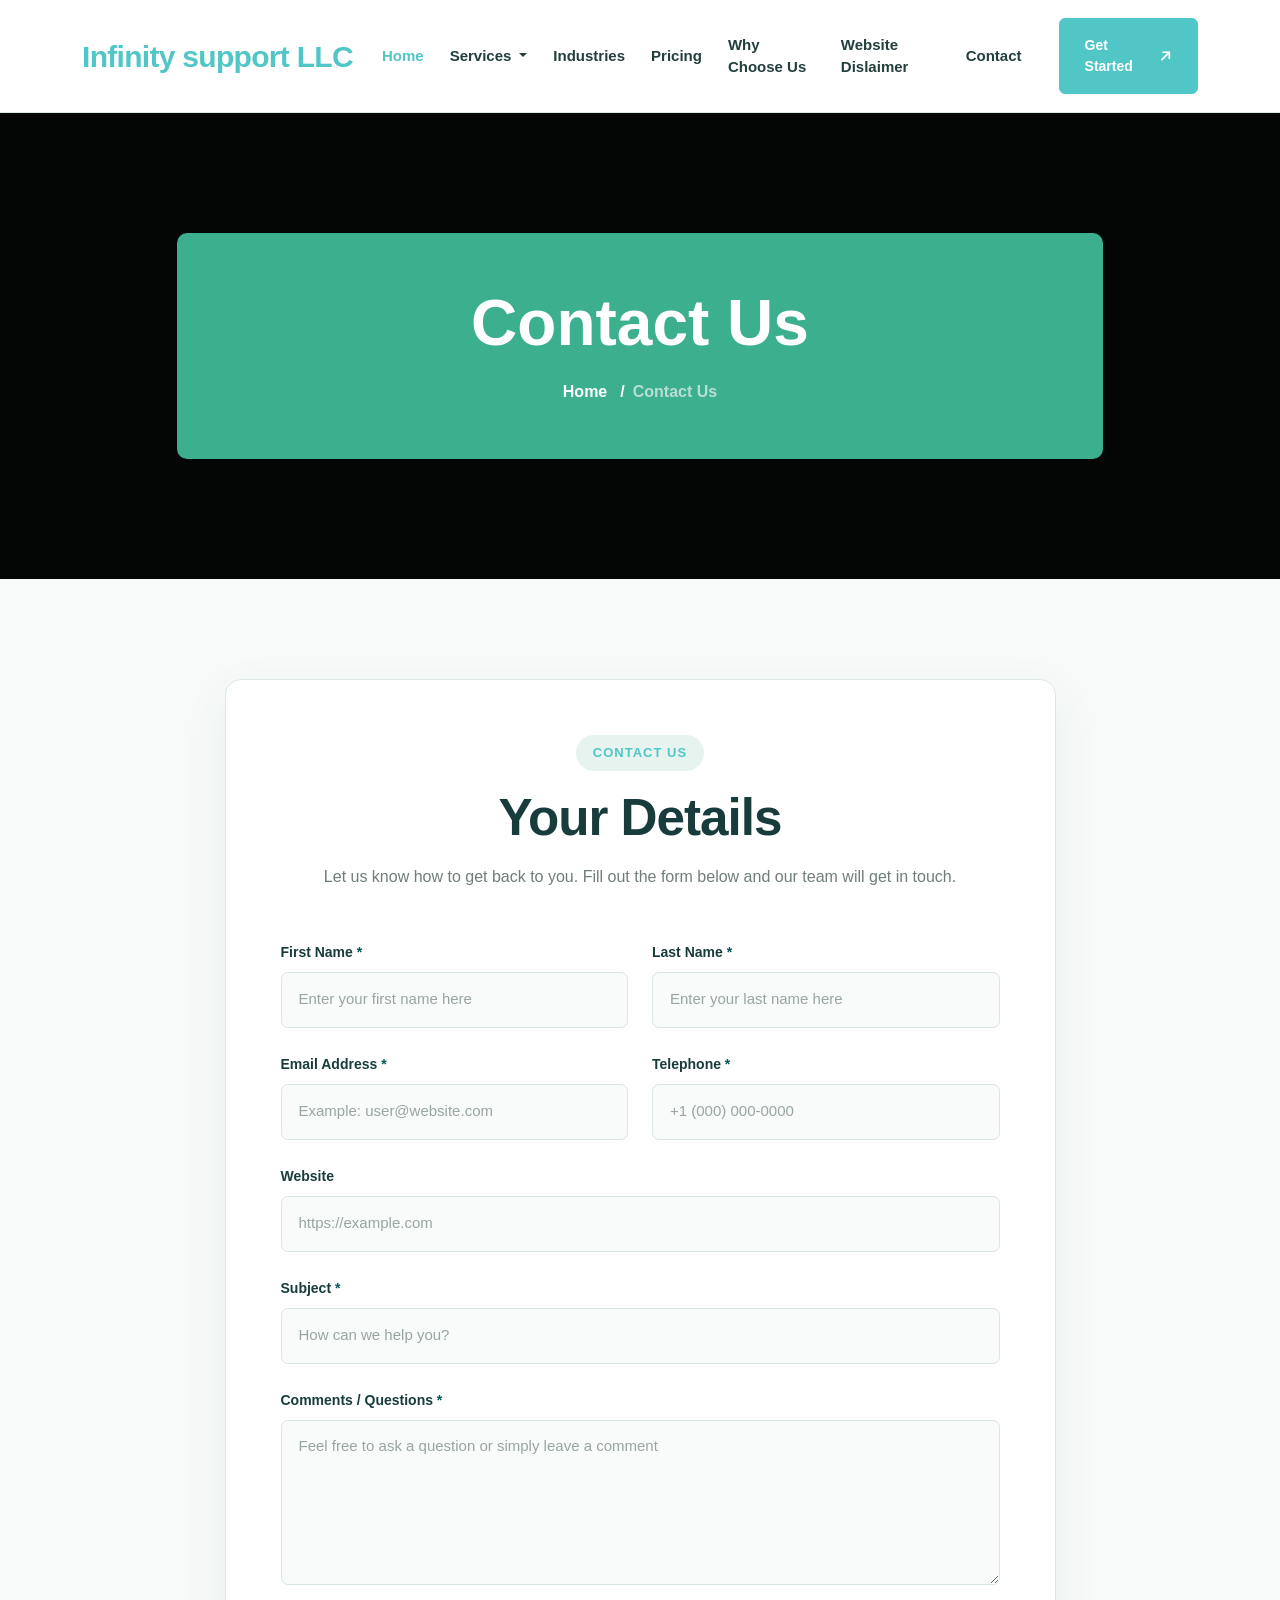
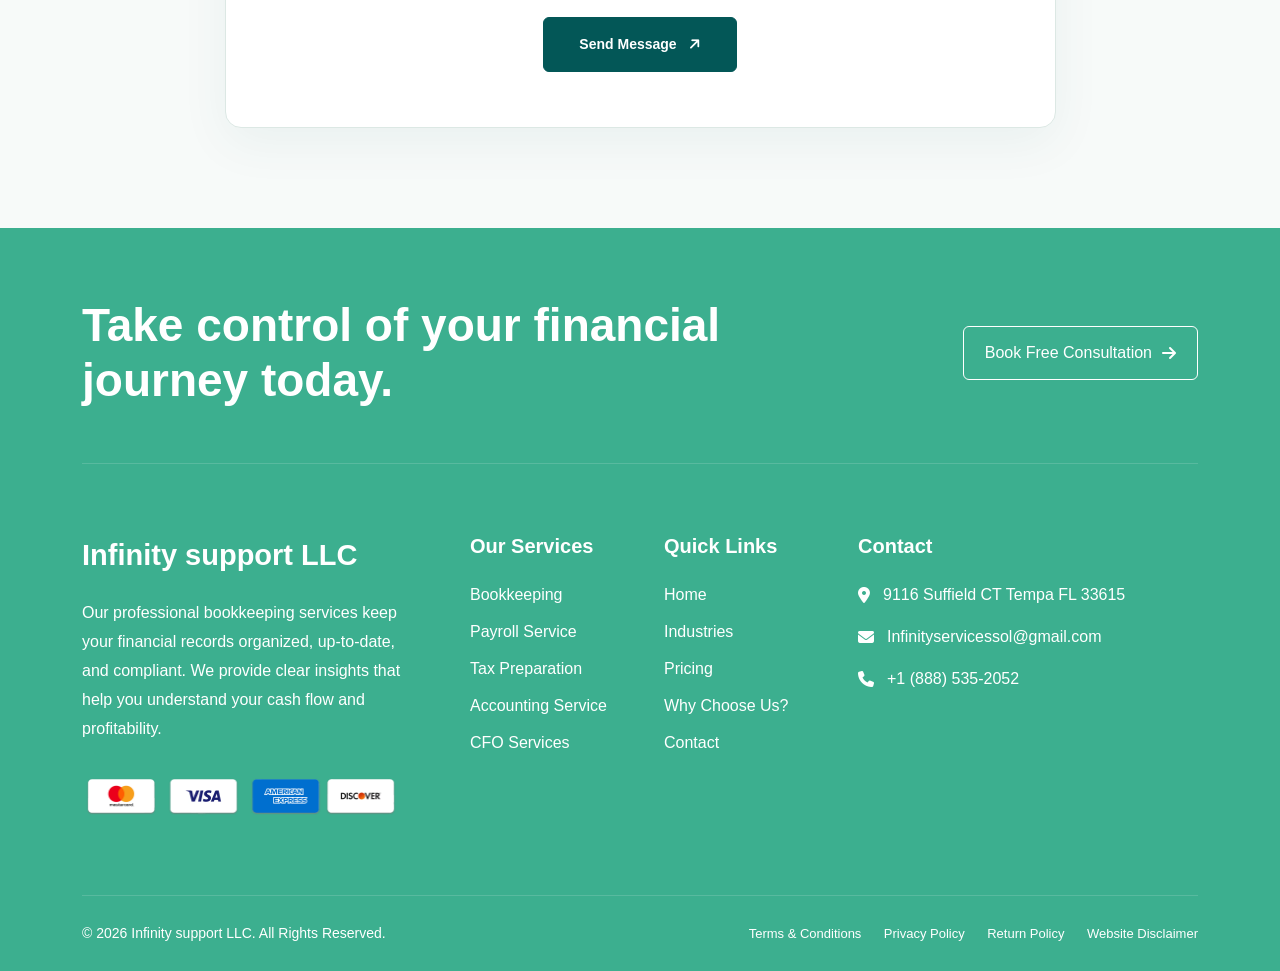
<file: contact-us.html>
<!DOCTYPE html>
<html lang="en">

<head>
    <meta charset="UTF-8">
    <meta name="viewport" content="width=device-width, initial-scale=1.0">

    <title>Infinity support LLC</title>

    <!-- Bootstrap -->
    <link href="https://cdn.jsdelivr.net/npm/bootstrap@5.3.3/dist/css/bootstrap.min.css" rel="stylesheet">

    <!-- Font Awesome -->
    <link rel="stylesheet"
        href="https://cdnjs.cloudflare.com/ajax/libs/font-awesome/6.7.2/css/all.min.css">

    <!-- Custom CSS -->
    <link rel="stylesheet" href="style.css">
</head>

<body>


<!-- =====================================================
     NAVBAR
===================================================== -->

<nav class="navbar navbar-expand-lg executive-navbar">
    <div class="container">

        <a class="navbar-brand executive-brand" href="/">
            Infinity support LLC
        </a>

        <button class="navbar-toggler shadow-none border-0"
            type="button"
            data-bs-toggle="collapse"
            data-bs-target="#executiveNavbar"
            aria-controls="executiveNavbar"
            aria-expanded="false"
            aria-label="Toggle navigation">

            <span class="navbar-toggler-icon"></span>

        </button>

        <div class="collapse navbar-collapse" id="executiveNavbar">

            <ul class="navbar-nav ms-auto align-items-lg-center">

                <li class="nav-item">
                    <a class="nav-link active" href="/">Home</a>
                </li>

                <li class="nav-item dropdown">

                    <a class="nav-link dropdown-toggle"
                        href="#"
                        role="button"
                        data-bs-toggle="dropdown"
                        aria-expanded="false">
                        Services
                    </a>

                    <ul class="dropdown-menu">

                        <li>
                            <a class="dropdown-item" href="/bookkeeping.html">Bookkeeping</a>
                        </li>

                        <li>
                            <a class="dropdown-item" href="/payroll-services.html">Payroll Services</a>
                        </li>

                        <li>
                            <a class="dropdown-item" href="/tax-preparation.html">Tax Preparation</a>
                        </li>

                        <li>
                            <a class="dropdown-item" href="/accounting-services.html">Accounting Services</a>
                        </li>

                        <li>
                            <a class="dropdown-item" href="/cfo-services.html">CFO Services</a>
                        </li>

                    </ul>

                </li>

                <li class="nav-item">
                    <a class="nav-link" href="/industries.html">Industries</a>
                </li>

                <li class="nav-item">
                    <a class="nav-link" href="/pricing.html">Pricing</a>
                </li>

                <li class="nav-item">
                    <a class="nav-link" href="/about-us.html">Why Choose Us</a>
                </li>

                <li class="nav-item">
                    <a class="nav-link" href="/disclaimer.html">Website Dislaimer</a>
                </li>

                <li class="nav-item">
                    <a class="nav-link" href="/contact-us.html">Contact</a>
                </li>

            </ul>

            <div class="ms-lg-4 mt-3 mt-lg-0">

                <a href="/contact-us.html" class="executive-btn">
                    Get Started
                    <i class="fa-solid fa-arrow-right"></i>
                </a>

            </div>

        </div>

    </div>
</nav>

 <section class="executive-page-hero"
   >

    <div class="container">

        <div class="row justify-content-center">

            <div class="col-lg-10">

                <div class="executive-page-content text-center">

                    <h1>Contact Us</h1>

                    <nav aria-label="breadcrumb">

                        <ol class="breadcrumb justify-content-center mb-0">

                            <li class="breadcrumb-item">
                                <a href="#">Home</a>
                            </li>

                            <li class="breadcrumb-item active" aria-current="page">
                                Contact Us
                            </li>

                        </ol>

                    </nav>

                </div>

            </div>

        </div>

    </div>

</section>   



<!-- =========================================
     CONTACT FORM SECTION
========================================== -->
<section class="es-contact-form-section">

    <div class="container">

        <div class="row justify-content-center">

            <div class="col-xl-9 col-lg-10">

                <div class="es-contact-form-box">

                    <!-- Heading -->
                    <div class="es-contact-form-heading text-center mb-5">

                        <span class="section-subtitle">
                            Contact Us
                        </span>

                        <h2>
                            Your Details
                        </h2>

                        <p>
                            Let us know how to get back to you.
                            Fill out the form below and our team will get in touch.
                        </p>

                    </div>


                    <!-- Contact Form -->
                    <form id="contact-form" method="POST">

                        <div class="row g-4">


                            <!-- First Name -->
                            <div class="col-md-6">

                                <div class="es-form-group">

                                    <label for="firstName" class="form-label">
                                        First Name <span>*</span>
                                    </label>

                                    <input
                                        type="text"
                                        class="form-control es-form-control"
                                        id="firstName"
                                        name="first_name"
                                        placeholder="Enter your first name here"
                                        required>

                                </div>

                            </div>


                            <!-- Last Name -->
                            <div class="col-md-6">

                                <div class="es-form-group">

                                    <label for="lastName" class="form-label">
                                        Last Name <span>*</span>
                                    </label>

                                    <input
                                        type="text"
                                        class="form-control es-form-control"
                                        id="lastName"
                                        name="last_name"
                                        placeholder="Enter your last name here"
                                        required>

                                </div>

                            </div>


                            <!-- Email -->
                            <div class="col-md-6">

                                <div class="es-form-group">

                                    <label for="emailAddress" class="form-label">
                                        Email Address <span>*</span>
                                    </label>

                                    <input
                                        type="email"
                                        class="form-control es-form-control"
                                        id="emailAddress"
                                        name="email"
                                        placeholder="Example: user@website.com"
                                        required>

                                </div>

                            </div>


                            <!-- Telephone -->
                            <div class="col-md-6">

                                <div class="es-form-group">

                                    <label for="telephone" class="form-label">
                                        Telephone <span>*</span>
                                    </label>

                                    <input
                                        type="tel"
                                        class="form-control es-form-control"
                                        id="telephone"
                                        name="telephone"
                                        placeholder="+1 (000) 000-0000"
                                        required>

                                </div>

                            </div>


                            <!-- Website -->
                            <div class="col-md-12">

                                <div class="es-form-group">

                                    <label for="website" class="form-label">
                                        Website
                                    </label>

                                    <input
                                        type="url"
                                        class="form-control es-form-control"
                                        id="website"
                                        name="website"
                                        placeholder="https://example.com">

                                </div>

                            </div>


                            <!-- Subject -->
                            <div class="col-md-12">

                                <div class="es-form-group">

                                    <label for="subject" class="form-label">
                                        Subject <span>*</span>
                                    </label>

                                    <input
                                        type="text"
                                        class="form-control es-form-control"
                                        id="subject"
                                        name="subject"
                                        placeholder="How can we help you?"
                                        required>

                                </div>

                            </div>


                            <!-- Message -->
                            <div class="col-md-12">

                                <div class="es-form-group">

                                    <label for="message" class="form-label">
                                        Comments / Questions <span>*</span>
                                    </label>

                                    <textarea
                                        class="form-control es-form-control es-message-control"
                                        id="message"
                                        name="message"
                                        rows="6"
                                        placeholder="Feel free to ask a question or simply leave a comment"
                                        required></textarea>

                                </div>

                            </div>


                            <!-- Submit -->
                            <div class="col-12">

                                <div class="text-center mt-2">

                                    <button
                                        type="submit"
                                        class="es-contact-submit">

                                        Send Message

                                        <i class="fa-solid fa-arrow-right"></i>

                                    </button>

                                </div>

                            </div>


                        </div>

                    </form>

                </div>

            </div>

        </div>

    </div>

</section>

<!-- =====================================================
     FOOTER
===================================================== -->

<footer class="executive-footer">

    <div class="container">


        <!-- Footer CTA -->

        <div class="footer-cta">

            <div class="row align-items-center g-4">

                <div class="col-lg-8">

                    <h2>
                        Take control of your financial journey today.
                    </h2>

                </div>

                <div class="col-lg-4 text-lg-end">

                    <a href="/contact-us.html" class="footer-outline-btn">

                        Book Free Consultation

                        <i class="fa-solid fa-arrow-right"></i>

                    </a>

                </div>

            </div>

        </div>



        <!-- Footer Content -->

        <div class="row g-5 footer-main">


            <!-- Company -->

            <div class="col-lg-4">

                <a href="/" class="footer-brand">
                    Infinity support LLC
                </a>

                <p>
                    Our professional bookkeeping services keep your financial
                    records organized, up-to-date, and compliant. We provide
                    clear insights that help you understand your cash flow and
                    profitability.
                </p>

                <img src="./images/we-accept.png"
                    class="img-fluid payment-image"
                    alt="Payment Methods">

            </div>


            <!-- Services -->

            <div class="col-lg-2 col-md-4">

                <h4>Our Services</h4>

                <ul class="footer-links">

                    <li>
                        <a href="/bookkeeping.html">Bookkeeping</a>
                    </li>

                    <li>
                        <a href="/payroll-services.html">Payroll Service</a>
                    </li>

                    <li>
                        <a href="/tax-preparation.html">Tax Preparation</a>
                    </li>

                    <li>
                        <a href="/accounting-services.html">Accounting Service</a>
                    </li>

                    <li>
                        <a href="/cfo-services.html">CFO Services</a>
                    </li>

                </ul>

            </div>


            <!-- Quick Links -->

            <div class="col-lg-2 col-md-4">

                <h4>Quick Links</h4>

                <ul class="footer-links">

                    <li>
                        <a href="/">Home</a>
                    </li>

                    <li>
                        <a href="/industries.html">Industries</a>
                    </li>

                    <li>
                        <a href="/pricing.html">Pricing</a>
                    </li>

                    <li>
                        <a href="/about-us.html">Why Choose Us?</a>
                    </li>

                    <li>
                        <a href="/contact-us.html">Contact</a>
                    </li>

                </ul>

            </div>


            <!-- Contact -->

            <div class="col-lg-4 col-md-4">

                <h4>Contact</h4>

                <ul class="footer-contact">

                    <li>

                        <i class="fa-solid fa-location-dot"></i>

                        <span>
                            9116 Suffield CT  Tempa FL 33615 
                        </span>

                    </li>


                    <li>

                        <i class="fa-solid fa-envelope"></i>

                        <a href="mailto:Infinityservicessol@gmail.com">
                            Infinityservicessol@gmail.com
                        </a>

                    </li>


                    <li>

                        <i class="fa-solid fa-phone"></i>

                        <a href="tel:+18885352052">
                            +1 (888) 535-2052
                        </a>

                    </li>

                </ul>

            </div>

        </div>


        <!-- Copyright -->

        <div class="footer-bottom">

            <div class="row align-items-center g-3">

                <div class="col-md-5">

                    <p class="mb-0">
                        © 2026 Infinity support LLC. All Rights Reserved.
                    </p>

                </div>


                <div class="col-md-7">

                    <div class="footer-policy-links text-md-end">

                        <a href="/terms.html">Terms & Conditions</a>

                        <a href="/privacy.html">Privacy Policy</a>

                        <a href="/return.html">Return Policy</a>

                        <a href="/disclaimer.html">Website Disclaimer</a>

                    </div>

                </div>

            </div>

        </div>


    </div>

</footer>


<!-- Bootstrap JS -->

<script src="https://cdn.jsdelivr.net/npm/bootstrap@5.3.3/dist/js/bootstrap.bundle.min.js"></script>


</body>
</html>
</file>
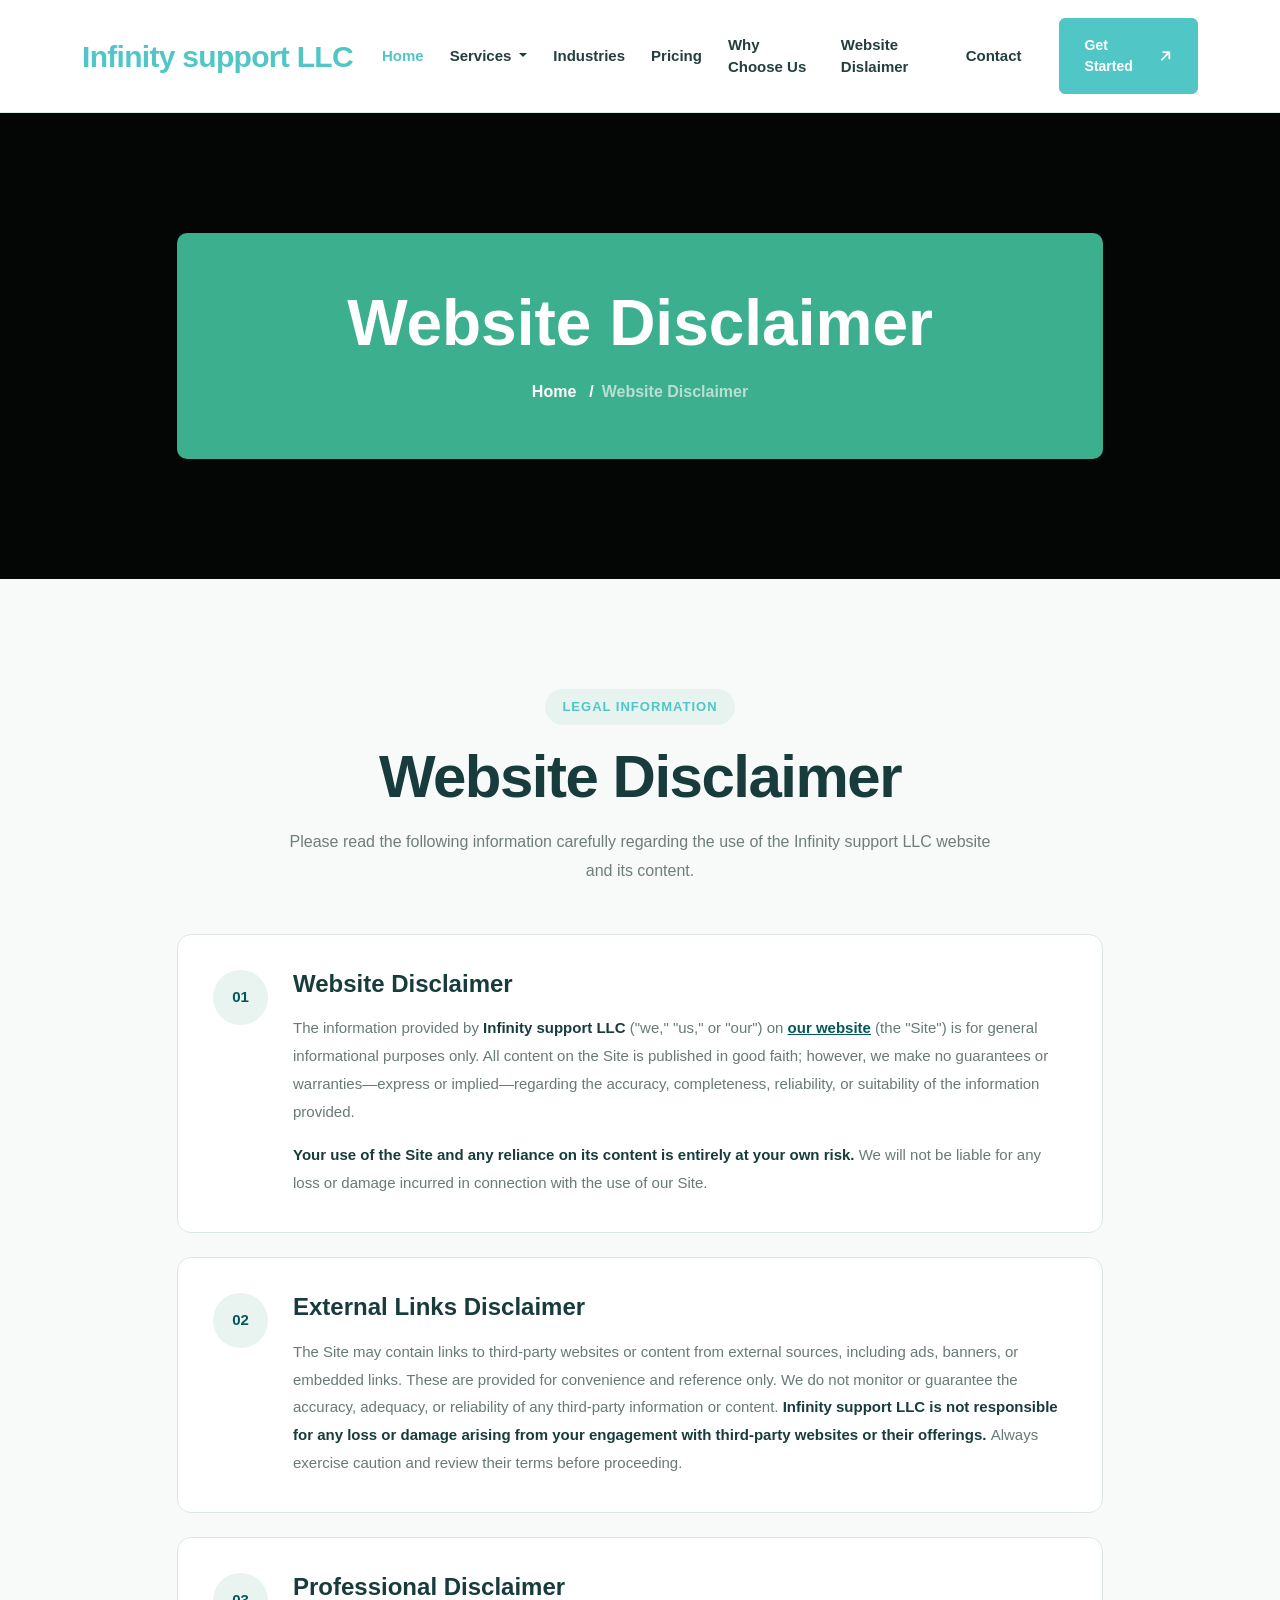
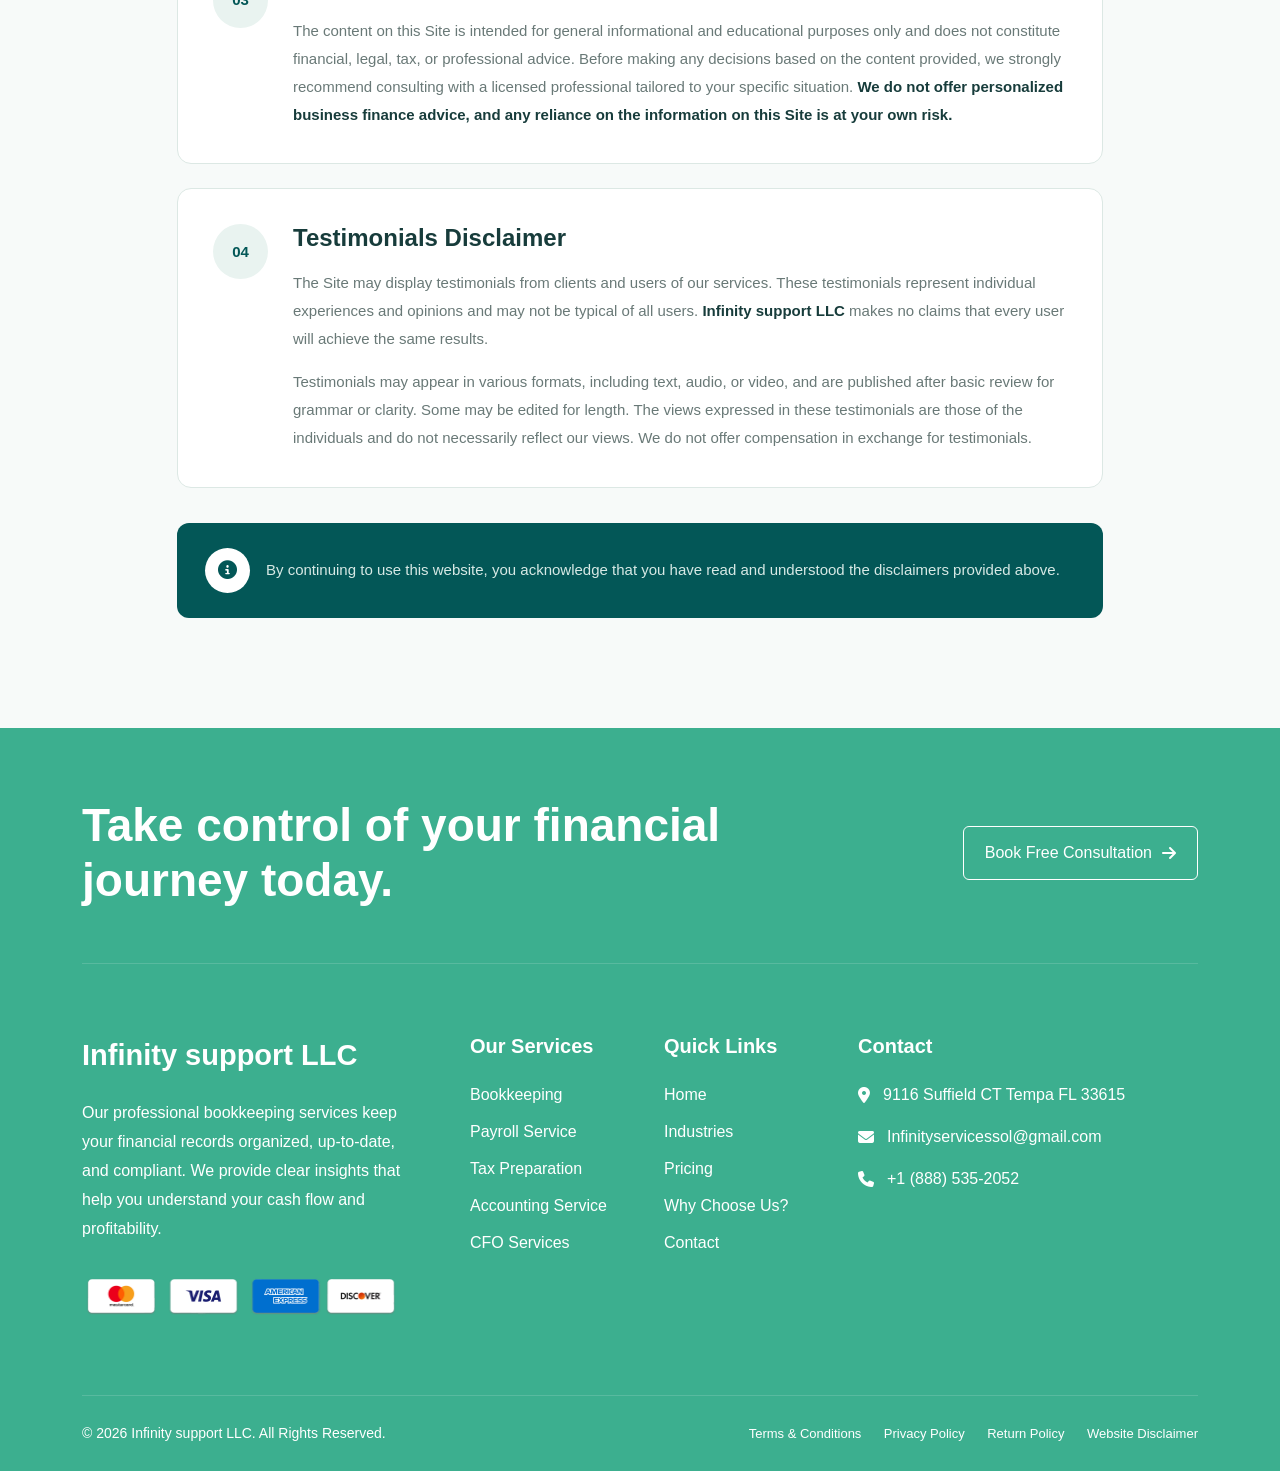
<file: disclaimer.html>
<!DOCTYPE html>
<html lang="en">

<head>
    <meta charset="UTF-8">
    <meta name="viewport" content="width=device-width, initial-scale=1.0">

    <title>Infinity support LLC</title>

    <!-- Bootstrap -->
    <link href="https://cdn.jsdelivr.net/npm/bootstrap@5.3.3/dist/css/bootstrap.min.css" rel="stylesheet">

    <!-- Font Awesome -->
    <link rel="stylesheet"
        href="https://cdnjs.cloudflare.com/ajax/libs/font-awesome/6.7.2/css/all.min.css">

    <!-- Custom CSS -->
    <link rel="stylesheet" href="style.css">
</head>

<body>


<!-- =====================================================
     NAVBAR
===================================================== -->

<nav class="navbar navbar-expand-lg executive-navbar">
    <div class="container">

        <a class="navbar-brand executive-brand" href="/">
            Infinity support LLC
        </a>

        <button class="navbar-toggler shadow-none border-0"
            type="button"
            data-bs-toggle="collapse"
            data-bs-target="#executiveNavbar"
            aria-controls="executiveNavbar"
            aria-expanded="false"
            aria-label="Toggle navigation">

            <span class="navbar-toggler-icon"></span>

        </button>

        <div class="collapse navbar-collapse" id="executiveNavbar">

            <ul class="navbar-nav ms-auto align-items-lg-center">

                <li class="nav-item">
                    <a class="nav-link active" href="/">Home</a>
                </li>

                <li class="nav-item dropdown">

                    <a class="nav-link dropdown-toggle"
                        href="#"
                        role="button"
                        data-bs-toggle="dropdown"
                        aria-expanded="false">
                        Services
                    </a>

                    <ul class="dropdown-menu">

                        <li>
                            <a class="dropdown-item" href="/bookkeeping.html">Bookkeeping</a>
                        </li>

                        <li>
                            <a class="dropdown-item" href="/payroll-services.html">Payroll Services</a>
                        </li>

                        <li>
                            <a class="dropdown-item" href="/tax-preparation.html">Tax Preparation</a>
                        </li>

                        <li>
                            <a class="dropdown-item" href="/accounting-services.html">Accounting Services</a>
                        </li>

                        <li>
                            <a class="dropdown-item" href="/cfo-services.html">CFO Services</a>
                        </li>

                    </ul>

                </li>

                <li class="nav-item">
                    <a class="nav-link" href="/industries.html">Industries</a>
                </li>

                <li class="nav-item">
                    <a class="nav-link" href="/pricing.html">Pricing</a>
                </li>

                <li class="nav-item">
                    <a class="nav-link" href="/about-us.html">Why Choose Us</a>
                </li>

                <li class="nav-item">
                    <a class="nav-link" href="/disclaimer.html">Website Dislaimer</a>
                </li>

                <li class="nav-item">
                    <a class="nav-link" href="/contact-us.html">Contact</a>
                </li>

            </ul>

            <div class="ms-lg-4 mt-3 mt-lg-0">

                <a href="/contact-us.html" class="executive-btn">
                    Get Started
                    <i class="fa-solid fa-arrow-right"></i>
                </a>

            </div>

        </div>

    </div>
</nav>

 <section class="executive-page-hero"
   >

    <div class="container">

        <div class="row justify-content-center">

            <div class="col-lg-10">

                <div class="executive-page-content text-center">

                    <h1>Website Disclaimer</h1>

                    <nav aria-label="breadcrumb">

                        <ol class="breadcrumb justify-content-center mb-0">

                            <li class="breadcrumb-item">
                                <a href="#">Home</a>
                            </li>

                            <li class="breadcrumb-item active" aria-current="page">
                                Website Disclaimer
                            </li>

                        </ol>

                    </nav>

                </div>

            </div>

        </div>

    </div>

</section>   

<!-- =========================================
     WEBSITE DISCLAIMER SECTION
========================================== -->
<section class="es-disclaimer-section">

    <div class="container">

        <!-- Section Heading -->
        <div class="row justify-content-center">
            <div class="col-xl-9 col-lg-10 text-center">

                <span class="section-subtitle">
                    Legal Information
                </span>

                <h2 class="es-disclaimer-main-title">
                    Website Disclaimer
                </h2>

                <p class="es-disclaimer-intro">
                    Please read the following information carefully regarding
                    the use of the Infinity support LLC website and its content.
                </p>

            </div>
        </div>


        <div class="row justify-content-center mt-5">

            <div class="col-xl-10 col-lg-11">


                <!-- ===============================
                     WEBSITE DISCLAIMER
                ================================ -->
                <div class="es-disclaimer-card">

                    <div class="es-disclaimer-number">
                        01
                    </div>

                    <div class="es-disclaimer-content">

                        <h3>
                            Website Disclaimer
                        </h3>

                        <p>
                            The information provided by
                            <strong>Infinity support LLC</strong>
                            ("we," "us," or "our") on
                            <a href="#">our website</a>
                            (the "Site") is for general informational purposes only.
                            All content on the Site is published in good faith;
                            however, we make no guarantees or warranties—express
                            or implied—regarding the accuracy, completeness,
                            reliability, or suitability of the information provided.
                        </p>

                        <p class="mb-0">
                            <strong>
                                Your use of the Site and any reliance on its
                                content is entirely at your own risk.
                            </strong>
                            We will not be liable for any loss or damage incurred
                            in connection with the use of our Site.
                        </p>

                    </div>

                </div>


                <!-- ===============================
                     EXTERNAL LINKS
                ================================ -->
                <div class="es-disclaimer-card">

                    <div class="es-disclaimer-number">
                        02
                    </div>

                    <div class="es-disclaimer-content">

                        <h3>
                            External Links Disclaimer
                        </h3>

                        <p class="mb-0">
                            The Site may contain links to third-party websites or
                            content from external sources, including ads, banners,
                            or embedded links. These are provided for convenience
                            and reference only. We do not monitor or guarantee the
                            accuracy, adequacy, or reliability of any third-party
                            information or content.
                            <strong>
                                Infinity support LLC is not responsible for any loss
                                or damage arising from your engagement with
                                third-party websites or their offerings.
                            </strong>
                            Always exercise caution and review their terms before
                            proceeding.
                        </p>

                    </div>

                </div>


                <!-- ===============================
                     PROFESSIONAL DISCLAIMER
                ================================ -->
                <div class="es-disclaimer-card">

                    <div class="es-disclaimer-number">
                        03
                    </div>

                    <div class="es-disclaimer-content">

                        <h3>
                            Professional Disclaimer
                        </h3>

                        <p class="mb-0">
                            The content on this Site is intended for general
                            informational and educational purposes only and does
                            not constitute financial, legal, tax, or professional
                            advice. Before making any decisions based on the
                            content provided, we strongly recommend consulting
                            with a licensed professional tailored to your specific
                            situation.
                            <strong>
                                We do not offer personalized business finance
                                advice, and any reliance on the information on
                                this Site is at your own risk.
                            </strong>
                        </p>

                    </div>

                </div>


                <!-- ===============================
                     TESTIMONIAL DISCLAIMER
                ================================ -->
                <div class="es-disclaimer-card">

                    <div class="es-disclaimer-number">
                        04
                    </div>

                    <div class="es-disclaimer-content">

                        <h3>
                            Testimonials Disclaimer
                        </h3>

                        <p>
                            The Site may display testimonials from clients and
                            users of our services. These testimonials represent
                            individual experiences and opinions and may not be
                            typical of all users.
                            <strong>Infinity support LLC</strong>
                            makes no claims that every user will achieve the
                            same results.
                        </p>

                        <p class="mb-0">
                            Testimonials may appear in various formats, including
                            text, audio, or video, and are published after basic
                            review for grammar or clarity. Some may be edited for
                            length. The views expressed in these testimonials are
                            those of the individuals and do not necessarily
                            reflect our views. We do not offer compensation in
                            exchange for testimonials.
                        </p>

                    </div>

                </div>


                <!-- Bottom Note -->
                <div class="es-disclaimer-note">

                    <div class="es-disclaimer-note-icon">
                        <i class="fa-solid fa-circle-info"></i>
                    </div>

                    <p class="mb-0">
                        By continuing to use this website, you acknowledge that
                        you have read and understood the disclaimers provided above.
                    </p>

                </div>


            </div>

        </div>

    </div>

</section>


<!-- =====================================================
     FOOTER
===================================================== -->

<footer class="executive-footer">

    <div class="container">


        <!-- Footer CTA -->

        <div class="footer-cta">

            <div class="row align-items-center g-4">

                <div class="col-lg-8">

                    <h2>
                        Take control of your financial journey today.
                    </h2>

                </div>

                <div class="col-lg-4 text-lg-end">

                    <a href="/contact-us.html" class="footer-outline-btn">

                        Book Free Consultation

                        <i class="fa-solid fa-arrow-right"></i>

                    </a>

                </div>

            </div>

        </div>



        <!-- Footer Content -->

        <div class="row g-5 footer-main">


            <!-- Company -->

            <div class="col-lg-4">

                <a href="/" class="footer-brand">
                    Infinity support LLC
                </a>

                <p>
                    Our professional bookkeeping services keep your financial
                    records organized, up-to-date, and compliant. We provide
                    clear insights that help you understand your cash flow and
                    profitability.
                </p>

                <img src="./images/we-accept.png"
                    class="img-fluid payment-image"
                    alt="Payment Methods">

            </div>


            <!-- Services -->

            <div class="col-lg-2 col-md-4">

                <h4>Our Services</h4>

                <ul class="footer-links">

                    <li>
                        <a href="/bookkeeping.html">Bookkeeping</a>
                    </li>

                    <li>
                        <a href="/payroll-services.html">Payroll Service</a>
                    </li>

                    <li>
                        <a href="/tax-preparation.html">Tax Preparation</a>
                    </li>

                    <li>
                        <a href="/accounting-services.html">Accounting Service</a>
                    </li>

                    <li>
                        <a href="/cfo-services.html">CFO Services</a>
                    </li>

                </ul>

            </div>


            <!-- Quick Links -->

            <div class="col-lg-2 col-md-4">

                <h4>Quick Links</h4>

                <ul class="footer-links">

                    <li>
                        <a href="/">Home</a>
                    </li>

                    <li>
                        <a href="/industries.html">Industries</a>
                    </li>

                    <li>
                        <a href="/pricing.html">Pricing</a>
                    </li>

                    <li>
                        <a href="/about-us.html">Why Choose Us?</a>
                    </li>

                    <li>
                        <a href="/contact-us.html">Contact</a>
                    </li>

                </ul>

            </div>


            <!-- Contact -->

            <div class="col-lg-4 col-md-4">

                <h4>Contact</h4>

                <ul class="footer-contact">

                    <li>

                        <i class="fa-solid fa-location-dot"></i>

                        <span>
                            9116 Suffield CT  Tempa FL 33615 
                        </span>

                    </li>


                    <li>

                        <i class="fa-solid fa-envelope"></i>

                        <a href="mailto:Infinityservicessol@gmail.com">
                            Infinityservicessol@gmail.com
                        </a>

                    </li>


                    <li>

                        <i class="fa-solid fa-phone"></i>

                        <a href="tel:+18885352052">
                            +1 (888) 535-2052
                        </a>

                    </li>

                </ul>

            </div>

        </div>


        <!-- Copyright -->

        <div class="footer-bottom">

            <div class="row align-items-center g-3">

                <div class="col-md-5">

                    <p class="mb-0">
                        © 2026 Infinity support LLC. All Rights Reserved.
                    </p>

                </div>


                <div class="col-md-7">

                    <div class="footer-policy-links text-md-end">

                        <a href="/terms.html">Terms & Conditions</a>

                        <a href="/privacy.html">Privacy Policy</a>

                        <a href="/return.html">Return Policy</a>

                        <a href="/disclaimer.html">Website Disclaimer</a>

                    </div>

                </div>

            </div>

        </div>


    </div>

</footer>


<!-- Bootstrap JS -->

<script src="https://cdn.jsdelivr.net/npm/bootstrap@5.3.3/dist/js/bootstrap.bundle.min.js"></script>


</body>
</html>
</file>
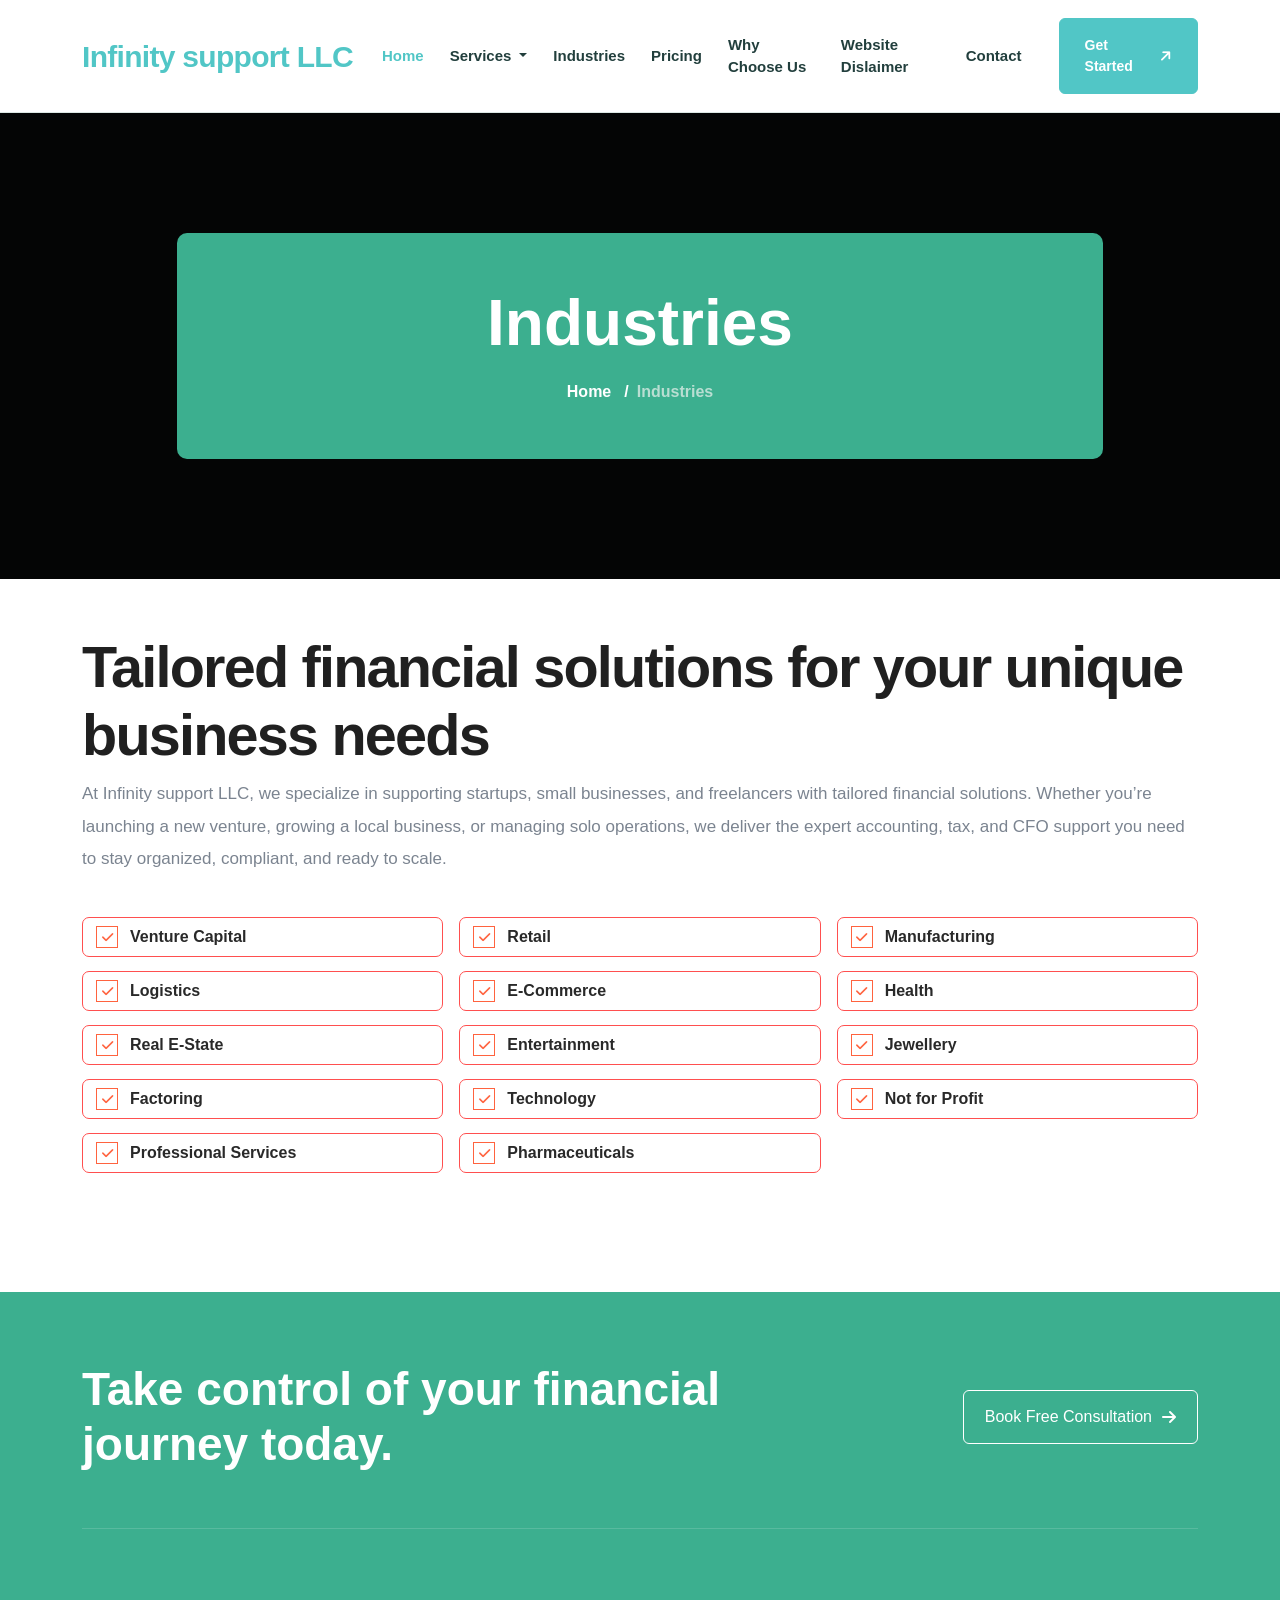
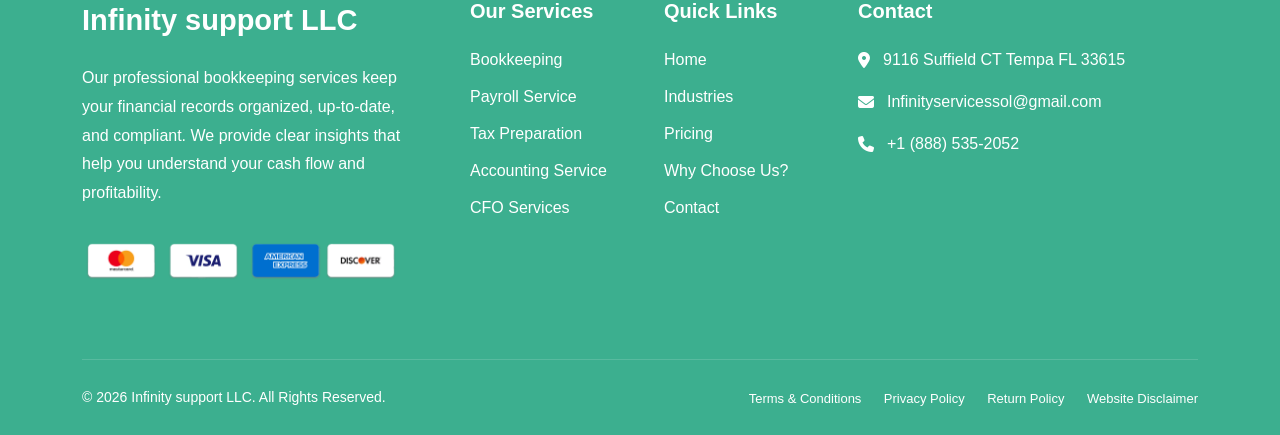
<file: industries.html>
<!DOCTYPE html>
<html lang="en">

<head>
    <meta charset="UTF-8">
    <meta name="viewport" content="width=device-width, initial-scale=1.0">

    <title>Infinity support LLC</title>

    <!-- Bootstrap -->
    <link href="https://cdn.jsdelivr.net/npm/bootstrap@5.3.3/dist/css/bootstrap.min.css" rel="stylesheet">

    <!-- Font Awesome -->
    <link rel="stylesheet"
        href="https://cdnjs.cloudflare.com/ajax/libs/font-awesome/6.7.2/css/all.min.css">

    <!-- Custom CSS -->
    <link rel="stylesheet" href="style.css">
</head>

<body>


<!-- =====================================================
     NAVBAR
===================================================== -->

<nav class="navbar navbar-expand-lg executive-navbar">
    <div class="container">

        <a class="navbar-brand executive-brand" href="/">
            Infinity support LLC
        </a>

        <button class="navbar-toggler shadow-none border-0"
            type="button"
            data-bs-toggle="collapse"
            data-bs-target="#executiveNavbar"
            aria-controls="executiveNavbar"
            aria-expanded="false"
            aria-label="Toggle navigation">

            <span class="navbar-toggler-icon"></span>

        </button>

        <div class="collapse navbar-collapse" id="executiveNavbar">

            <ul class="navbar-nav ms-auto align-items-lg-center">

                <li class="nav-item">
                    <a class="nav-link active" href="/">Home</a>
                </li>

                <li class="nav-item dropdown">

                    <a class="nav-link dropdown-toggle"
                        href="#"
                        role="button"
                        data-bs-toggle="dropdown"
                        aria-expanded="false">
                        Services
                    </a>

                    <ul class="dropdown-menu">

                        <li>
                            <a class="dropdown-item" href="/bookkeeping.html">Bookkeeping</a>
                        </li>

                        <li>
                            <a class="dropdown-item" href="/payroll-services.html">Payroll Services</a>
                        </li>

                        <li>
                            <a class="dropdown-item" href="/tax-preparation.html">Tax Preparation</a>
                        </li>

                        <li>
                            <a class="dropdown-item" href="/accounting-services.html">Accounting Services</a>
                        </li>

                        <li>
                            <a class="dropdown-item" href="/cfo-services.html">CFO Services</a>
                        </li>

                    </ul>

                </li>

                <li class="nav-item">
                    <a class="nav-link" href="/industries.html">Industries</a>
                </li>

                <li class="nav-item">
                    <a class="nav-link" href="/pricing.html">Pricing</a>
                </li>

                <li class="nav-item">
                    <a class="nav-link" href="/about-us.html">Why Choose Us</a>
                </li>

                <li class="nav-item">
                    <a class="nav-link" href="/disclaimer.html">Website Dislaimer</a>
                </li>

                <li class="nav-item">
                    <a class="nav-link" href="/contact-us.html">Contact</a>
                </li>

            </ul>

            <div class="ms-lg-4 mt-3 mt-lg-0">

                <a href="/contact-us.html" class="executive-btn">
                    Get Started
                    <i class="fa-solid fa-arrow-right"></i>
                </a>

            </div>

        </div>

    </div>
</nav>

 <section class="executive-page-hero"
   >

    <div class="container">

        <div class="row justify-content-center">

            <div class="col-lg-10">

                <div class="executive-page-content text-center">

                    <h1>Industries</h1>

                    <nav aria-label="breadcrumb">

                        <ol class="breadcrumb justify-content-center mb-0">

                            <li class="breadcrumb-item">
                                <a href="#">Home</a>
                            </li>

                            <li class="breadcrumb-item active" aria-current="page">
                                Industries
                            </li>

                        </ol>

                    </nav>

                </div>

            </div>

        </div>

    </div>

</section>   

<!-- Tailored Financial Solutions Section -->
<section class="es-industries-section">
    <div class="container">

        <!-- Heading -->
        <div class="row">
            <div class="col-12">

                <h2 class="es-industries-title">
                    Tailored financial solutions for your unique
                    business needs
                </h2>

                <p class="es-industries-text">
                    At Infinity support LLC, we specialize in supporting startups,
                    small businesses, and freelancers with tailored financial solutions.
                    Whether you’re launching a new venture, growing a local business,
                    or managing solo operations, we deliver the expert accounting,
                    tax, and CFO support you need to stay organized, compliant,
                    and ready to scale.
                </p>

            </div>
        </div>


        <!-- Industries -->
        <div class="row g-3 mt-3">

            <!-- Column 1 -->
            <div class="col-lg-4 col-md-6">

                <div class="es-industry-item">
                    <span class="es-check">
                        <i class="fa-solid fa-check"></i>
                    </span>
                    <span>Venture Capital</span>
                </div>

                <div class="es-industry-item">
                    <span class="es-check">
                        <i class="fa-solid fa-check"></i>
                    </span>
                    <span>Logistics</span>
                </div>

                <div class="es-industry-item">
                    <span class="es-check">
                        <i class="fa-solid fa-check"></i>
                    </span>
                    <span>Real E-State</span>
                </div>

                <div class="es-industry-item">
                    <span class="es-check">
                        <i class="fa-solid fa-check"></i>
                    </span>
                    <span>Factoring</span>
                </div>

                <div class="es-industry-item">
                    <span class="es-check">
                        <i class="fa-solid fa-check"></i>
                    </span>
                    <span>Professional Services</span>
                </div>

            </div>


            <!-- Column 2 -->
            <div class="col-lg-4 col-md-6">

                <div class="es-industry-item">
                    <span class="es-check">
                        <i class="fa-solid fa-check"></i>
                    </span>
                    <span>Retail</span>
                </div>

                <div class="es-industry-item">
                    <span class="es-check">
                        <i class="fa-solid fa-check"></i>
                    </span>
                    <span>E-Commerce</span>
                </div>

                <!-- Active -->
                <div class="es-industry-item">
                    <span class="es-check">
                        <i class="fa-solid fa-check"></i>
                    </span>
                    <span>Entertainment</span>
                </div>

                <div class="es-industry-item">
                    <span class="es-check">
                        <i class="fa-solid fa-check"></i>
                    </span>
                    <span>Technology</span>
                </div>

                <div class="es-industry-item">
                    <span class="es-check">
                        <i class="fa-solid fa-check"></i>
                    </span>
                    <span>Pharmaceuticals</span>
                </div>

            </div>


            <!-- Column 3 -->
            <div class="col-lg-4 col-md-6">

                <div class="es-industry-item">
                    <span class="es-check">
                        <i class="fa-solid fa-check"></i>
                    </span>
                    <span>Manufacturing</span>
                </div>

                <div class="es-industry-item">
                    <span class="es-check">
                        <i class="fa-solid fa-check"></i>
                    </span>
                    <span>Health</span>
                </div>

                <div class="es-industry-item">
                    <span class="es-check">
                        <i class="fa-solid fa-check"></i>
                    </span>
                    <span>Jewellery</span>
                </div>

                <div class="es-industry-item">
                    <span class="es-check">
                        <i class="fa-solid fa-check"></i>
                    </span>
                    <span>Not for Profit</span>
                </div>

            </div>

        </div>

    </div>
</section>


<!-- =====================================================
     FOOTER
===================================================== -->

<footer class="executive-footer">

    <div class="container">


        <!-- Footer CTA -->

        <div class="footer-cta">

            <div class="row align-items-center g-4">

                <div class="col-lg-8">

                    <h2>
                        Take control of your financial journey today.
                    </h2>

                </div>

                <div class="col-lg-4 text-lg-end">

                    <a href="/contact-us.html" class="footer-outline-btn">

                        Book Free Consultation

                        <i class="fa-solid fa-arrow-right"></i>

                    </a>

                </div>

            </div>

        </div>



        <!-- Footer Content -->

        <div class="row g-5 footer-main">


            <!-- Company -->

            <div class="col-lg-4">

                <a href="/" class="footer-brand">
                    Infinity support LLC
                </a>

                <p>
                    Our professional bookkeeping services keep your financial
                    records organized, up-to-date, and compliant. We provide
                    clear insights that help you understand your cash flow and
                    profitability.
                </p>

                <img src="./images/we-accept.png"
                    class="img-fluid payment-image"
                    alt="Payment Methods">

            </div>


            <!-- Services -->

            <div class="col-lg-2 col-md-4">

                <h4>Our Services</h4>

                <ul class="footer-links">

                    <li>
                        <a href="/bookkeeping.html">Bookkeeping</a>
                    </li>

                    <li>
                        <a href="/payroll-services.html">Payroll Service</a>
                    </li>

                    <li>
                        <a href="/tax-preparation.html">Tax Preparation</a>
                    </li>

                    <li>
                        <a href="/accounting-services.html">Accounting Service</a>
                    </li>

                    <li>
                        <a href="/cfo-services.html">CFO Services</a>
                    </li>

                </ul>

            </div>


            <!-- Quick Links -->

            <div class="col-lg-2 col-md-4">

                <h4>Quick Links</h4>

                <ul class="footer-links">

                    <li>
                        <a href="/">Home</a>
                    </li>

                    <li>
                        <a href="/industries.html">Industries</a>
                    </li>

                    <li>
                        <a href="/pricing.html">Pricing</a>
                    </li>

                    <li>
                        <a href="/about-us.html">Why Choose Us?</a>
                    </li>

                    <li>
                        <a href="/contact-us.html">Contact</a>
                    </li>

                </ul>

            </div>


            <!-- Contact -->

            <div class="col-lg-4 col-md-4">

                <h4>Contact</h4>

                <ul class="footer-contact">

                    <li>

                        <i class="fa-solid fa-location-dot"></i>

                        <span>
                            9116 Suffield CT  Tempa FL 33615 
                        </span>

                    </li>


                    <li>

                        <i class="fa-solid fa-envelope"></i>

                        <a href="mailto:Infinityservicessol@gmail.com">
                            Infinityservicessol@gmail.com
                        </a>

                    </li>


                    <li>

                        <i class="fa-solid fa-phone"></i>

                        <a href="tel:+18885352052">
                            +1 (888) 535-2052
                        </a>

                    </li>

                </ul>

            </div>

        </div>


        <!-- Copyright -->

        <div class="footer-bottom">

            <div class="row align-items-center g-3">

                <div class="col-md-5">

                    <p class="mb-0">
                        © 2026 Infinity support LLC. All Rights Reserved.
                    </p>

                </div>


                <div class="col-md-7">

                    <div class="footer-policy-links text-md-end">

                        <a href="/terms.html">Terms & Conditions</a>

                        <a href="/privacy.html">Privacy Policy</a>

                        <a href="/return.html">Return Policy</a>

                        <a href="/disclaimer.html">Website Disclaimer</a>

                    </div>

                </div>

            </div>

        </div>


    </div>

</footer>


<!-- Bootstrap JS -->

<script src="https://cdn.jsdelivr.net/npm/bootstrap@5.3.3/dist/js/bootstrap.bundle.min.js"></script>


</body>
</html>
</file>
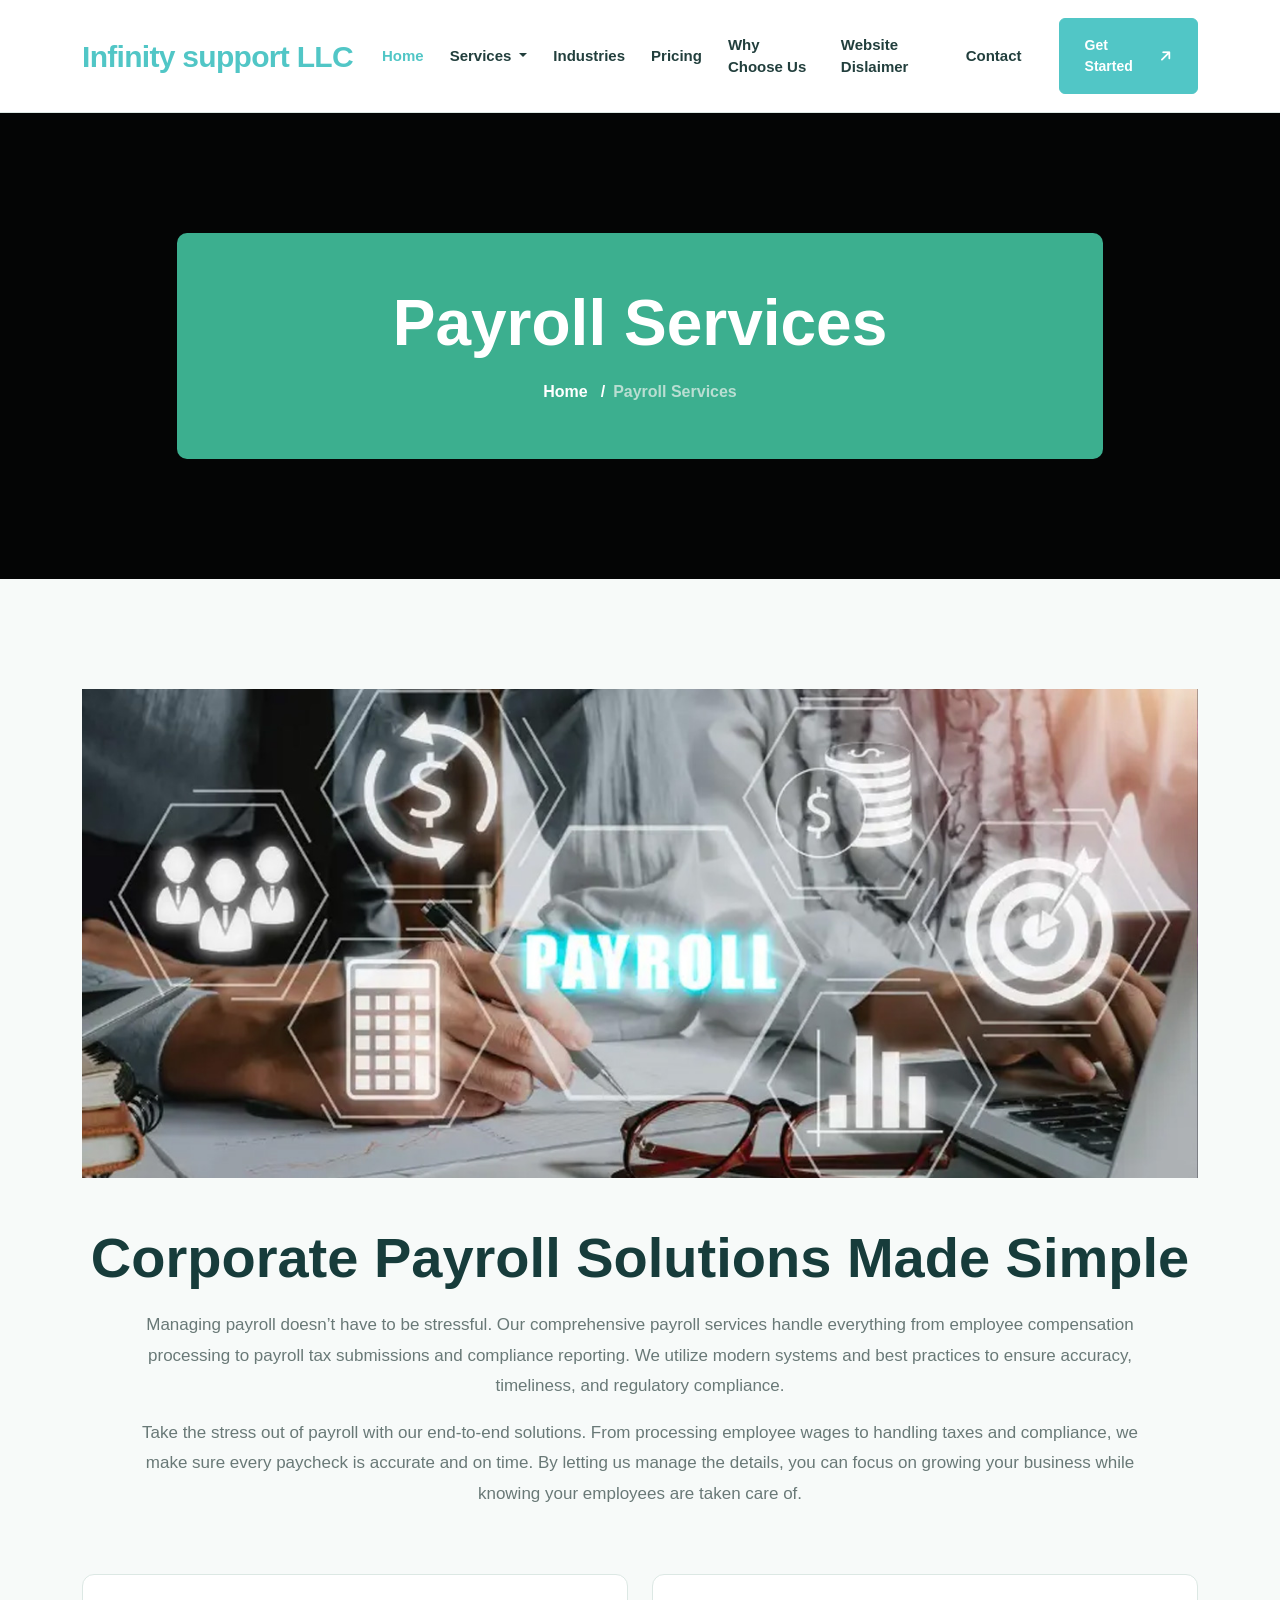
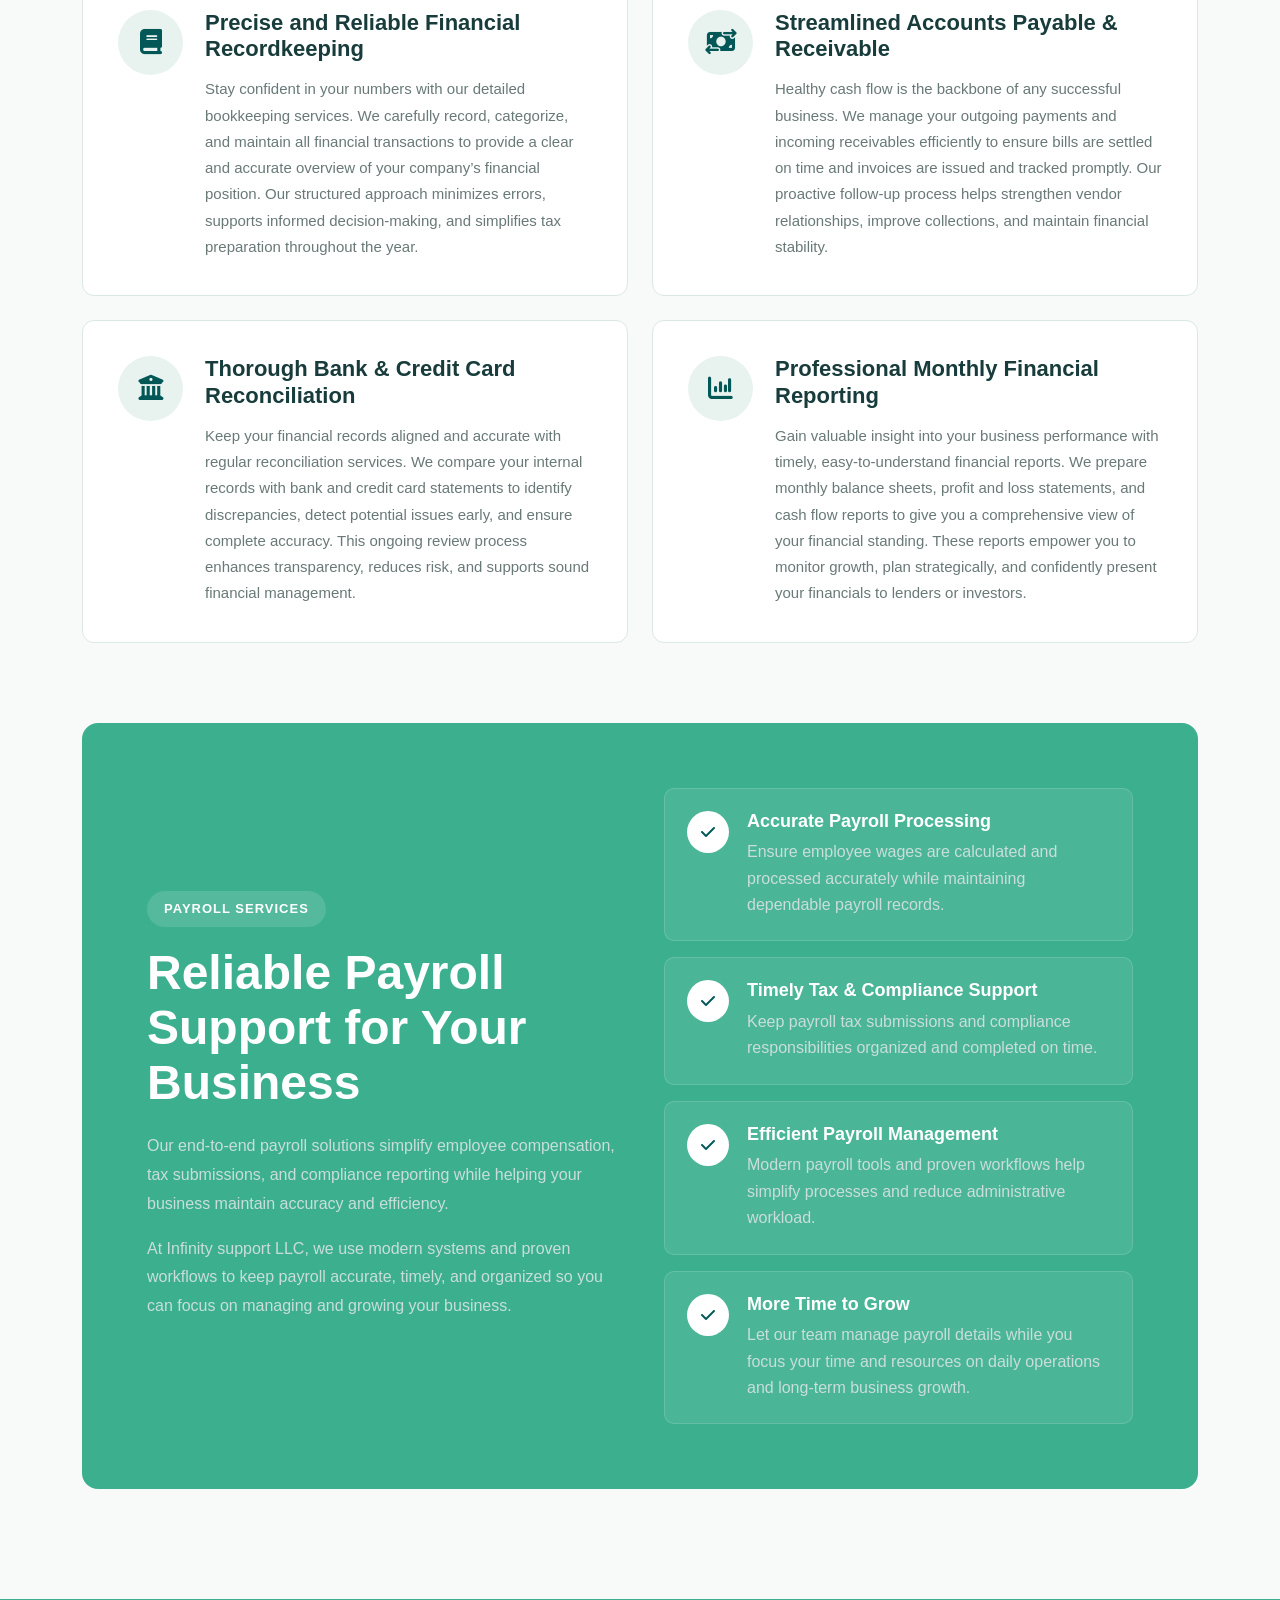
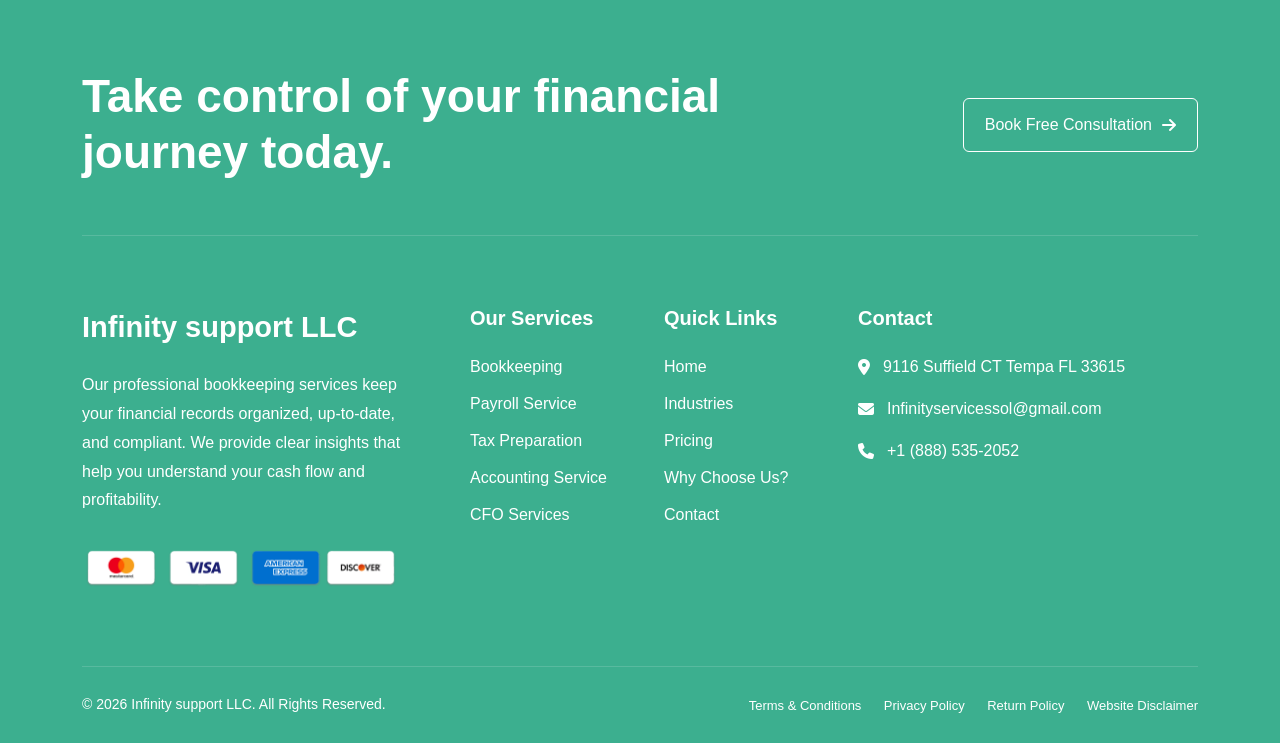
<file: payroll-services.html>
<!DOCTYPE html>
<html lang="en">

<head>
    <meta charset="UTF-8">
    <meta name="viewport" content="width=device-width, initial-scale=1.0">

    <title>Infinity support LLC</title>

    <!-- Bootstrap -->
    <link href="https://cdn.jsdelivr.net/npm/bootstrap@5.3.3/dist/css/bootstrap.min.css" rel="stylesheet">

    <!-- Font Awesome -->
    <link rel="stylesheet"
        href="https://cdnjs.cloudflare.com/ajax/libs/font-awesome/6.7.2/css/all.min.css">

    <!-- Custom CSS -->
    <link rel="stylesheet" href="style.css">
</head>

<body>


<!-- =====================================================
     NAVBAR
===================================================== -->

<nav class="navbar navbar-expand-lg executive-navbar">
    <div class="container">

        <a class="navbar-brand executive-brand" href="/">
            Infinity support LLC
        </a>

        <button class="navbar-toggler shadow-none border-0"
            type="button"
            data-bs-toggle="collapse"
            data-bs-target="#executiveNavbar"
            aria-controls="executiveNavbar"
            aria-expanded="false"
            aria-label="Toggle navigation">

            <span class="navbar-toggler-icon"></span>

        </button>

        <div class="collapse navbar-collapse" id="executiveNavbar">

            <ul class="navbar-nav ms-auto align-items-lg-center">

                <li class="nav-item">
                    <a class="nav-link active" href="/">Home</a>
                </li>

                <li class="nav-item dropdown">

                    <a class="nav-link dropdown-toggle"
                        href="#"
                        role="button"
                        data-bs-toggle="dropdown"
                        aria-expanded="false">
                        Services
                    </a>

                    <ul class="dropdown-menu">

                        <li>
                            <a class="dropdown-item" href="/bookkeeping.html">Bookkeeping</a>
                        </li>

                        <li>
                            <a class="dropdown-item" href="/payroll-services.html">Payroll Services</a>
                        </li>

                        <li>
                            <a class="dropdown-item" href="/tax-preparation.html">Tax Preparation</a>
                        </li>

                        <li>
                            <a class="dropdown-item" href="/accounting-services.html">Accounting Services</a>
                        </li>

                        <li>
                            <a class="dropdown-item" href="/cfo-services.html">CFO Services</a>
                        </li>

                    </ul>

                </li>

                <li class="nav-item">
                    <a class="nav-link" href="/industries.html">Industries</a>
                </li>

                <li class="nav-item">
                    <a class="nav-link" href="/pricing.html">Pricing</a>
                </li>

                <li class="nav-item">
                    <a class="nav-link" href="/about-us.html">Why Choose Us</a>
                </li>

                <li class="nav-item">
                    <a class="nav-link" href="/disclaimer.html">Website Dislaimer</a>
                </li>

                <li class="nav-item">
                    <a class="nav-link" href="/contact-us.html">Contact</a>
                </li>

            </ul>

            <div class="ms-lg-4 mt-3 mt-lg-0">

                <a href="/contact-us.html" class="executive-btn">
                    Get Started
                    <i class="fa-solid fa-arrow-right"></i>
                </a>

            </div>

        </div>

    </div>
</nav>

 <section class="executive-page-hero"
   >

    <div class="container">

        <div class="row justify-content-center">

            <div class="col-lg-10">

                <div class="executive-page-content text-center">

                    <h1>Payroll Services</h1>

                    <nav aria-label="breadcrumb">

                        <ol class="breadcrumb justify-content-center mb-0">

                            <li class="breadcrumb-item">
                                <a href="#">Home</a>
                            </li>

                            <li class="breadcrumb-item active" aria-current="page">
                                Payroll Services
                            </li>

                        </ol>

                    </nav>

                </div>

            </div>

        </div>

    </div>

</section>   

<section class="executive-trust-section">

    <div class="container">

    <!-- Heading -->
    <div class="row justify-content-center">

        <div class="col-xl-12 col-lg-12 text-center">

            <div>
                <img src="./images/payroll-1.jpg"
                    class="img-fluid executive-trust-image"
                    alt="Corporate Payroll Solutions">
            </div>

            <h2 class="executive-section-title mt-5">
                Corporate Payroll Solutions Made Simple
            </h2>

            <p class="executive-section-text">
                Managing payroll doesn’t have to be stressful. Our comprehensive
                payroll services handle everything from employee compensation
                processing to payroll tax submissions and compliance reporting.
                We utilize modern systems and best practices to ensure accuracy,
                timeliness, and regulatory compliance.
            </p>

            <p class="executive-section-text">
                Take the stress out of payroll with our end-to-end solutions.
                From processing employee wages to handling taxes and compliance,
                we make sure every paycheck is accurate and on time. By letting
                us manage the details, you can focus on growing your business
                while knowing your employees are taken care of.
            </p>

        </div>

    </div>


    <!-- Payroll Service Cards -->
    <div class="row g-4 mt-4">

        <!-- Card 1 -->
        <div class="col-lg-6">

            <div class="executive-trust-card h-100">

                <div class="executive-trust-icon">
                    <i class="fa-solid fa-book"></i>
                </div>

                <div class="executive-trust-content">

                    <h4>
                        Precise and Reliable Financial Recordkeeping
                    </h4>

                    <p class="mb-0">
                        Stay confident in your numbers with our detailed
                        bookkeeping services. We carefully record, categorize,
                        and maintain all financial transactions to provide a
                        clear and accurate overview of your company’s financial
                        position. Our structured approach minimizes errors,
                        supports informed decision-making, and simplifies tax
                        preparation throughout the year.
                    </p>

                </div>

            </div>

        </div>


        <!-- Card 2 -->
        <div class="col-lg-6">

            <div class="executive-trust-card h-100">

                <div class="executive-trust-icon">
                    <i class="fa-solid fa-money-bill-transfer"></i>
                </div>

                <div class="executive-trust-content">

                    <h4>
                        Streamlined Accounts Payable &amp; Receivable
                    </h4>

                    <p class="mb-0">
                        Healthy cash flow is the backbone of any successful
                        business. We manage your outgoing payments and incoming
                        receivables efficiently to ensure bills are settled on
                        time and invoices are issued and tracked promptly. Our
                        proactive follow-up process helps strengthen vendor
                        relationships, improve collections, and maintain
                        financial stability.
                    </p>

                </div>

            </div>

        </div>


        <!-- Card 3 -->
        <div class="col-lg-6">

            <div class="executive-trust-card h-100">

                <div class="executive-trust-icon">
                    <i class="fa-solid fa-building-columns"></i>
                </div>

                <div class="executive-trust-content">

                    <h4>
                        Thorough Bank &amp; Credit Card Reconciliation
                    </h4>

                    <p class="mb-0">
                        Keep your financial records aligned and accurate with
                        regular reconciliation services. We compare your
                        internal records with bank and credit card statements
                        to identify discrepancies, detect potential issues
                        early, and ensure complete accuracy. This ongoing review
                        process enhances transparency, reduces risk, and
                        supports sound financial management.
                    </p>

                </div>

            </div>

        </div>


        <!-- Card 4 -->
        <div class="col-lg-6">

            <div class="executive-trust-card h-100">

                <div class="executive-trust-icon">
                    <i class="fa-solid fa-chart-column"></i>
                </div>

                <div class="executive-trust-content">

                    <h4>
                        Professional Monthly Financial Reporting
                    </h4>

                    <p class="mb-0">
                        Gain valuable insight into your business performance
                        with timely, easy-to-understand financial reports. We
                        prepare monthly balance sheets, profit and loss
                        statements, and cash flow reports to give you a
                        comprehensive view of your financial standing. These
                        reports empower you to monitor growth, plan
                        strategically, and confidently present your financials
                        to lenders or investors.
                    </p>

                </div>

            </div>

        </div>

    </div>


    <!-- Benefits -->
    <div class="executive-benefits-box">

        <div class="row align-items-center g-5">

            <div class="col-lg-6">

                <span class="section-subtitle executive-light-subtitle">
                    Payroll Services
                </span>

                <h2>
                    Reliable Payroll Support for Your Business
                </h2>

                <p>
                    Our end-to-end payroll solutions simplify employee
                    compensation, tax submissions, and compliance reporting
                    while helping your business maintain accuracy and
                    efficiency.
                </p>

                <p class="mb-0">
                    At Infinity support LLC, we use modern systems and proven
                    workflows to keep payroll accurate, timely, and organized
                    so you can focus on managing and growing your business.
                </p>

            </div>


            <div class="col-lg-6">

                <!-- Benefit 1 -->
                <div class="executive-benefit-item">

                    <div class="benefit-check">
                        <i class="fa-solid fa-check"></i>
                    </div>

                    <div>

                        <h5>Accurate Payroll Processing</h5>

                        <p>
                            Ensure employee wages are calculated and processed
                            accurately while maintaining dependable payroll
                            records.
                        </p>

                    </div>

                </div>


                <!-- Benefit 2 -->
                <div class="executive-benefit-item">

                    <div class="benefit-check">
                        <i class="fa-solid fa-check"></i>
                    </div>

                    <div>

                        <h5>Timely Tax &amp; Compliance Support</h5>

                        <p>
                            Keep payroll tax submissions and compliance
                            responsibilities organized and completed on time.
                        </p>

                    </div>

                </div>


                <!-- Benefit 3 -->
                <div class="executive-benefit-item">

                    <div class="benefit-check">
                        <i class="fa-solid fa-check"></i>
                    </div>

                    <div>

                        <h5>Efficient Payroll Management</h5>

                        <p>
                            Modern payroll tools and proven workflows help
                            simplify processes and reduce administrative
                            workload.
                        </p>

                    </div>

                </div>


                <!-- Benefit 4 -->
                <div class="executive-benefit-item mb-0">

                    <div class="benefit-check">
                        <i class="fa-solid fa-check"></i>
                    </div>

                    <div>

                        <h5>More Time to Grow</h5>

                        <p>
                            Let our team manage payroll details while you focus
                            your time and resources on daily operations and
                            long-term business growth.
                        </p>

                    </div>

                </div>

            </div>

        </div>

    </div>

</div>

</section>


<!-- =====================================================
     FOOTER
===================================================== -->

<footer class="executive-footer">

    <div class="container">


        <!-- Footer CTA -->

        <div class="footer-cta">

            <div class="row align-items-center g-4">

                <div class="col-lg-8">

                    <h2>
                        Take control of your financial journey today.
                    </h2>

                </div>

                <div class="col-lg-4 text-lg-end">

                    <a href="/contact-us.html" class="footer-outline-btn">

                        Book Free Consultation

                        <i class="fa-solid fa-arrow-right"></i>

                    </a>

                </div>

            </div>

        </div>



        <!-- Footer Content -->

        <div class="row g-5 footer-main">


            <!-- Company -->

            <div class="col-lg-4">

                <a href="/" class="footer-brand">
                    Infinity support LLC
                </a>

                <p>
                    Our professional bookkeeping services keep your financial
                    records organized, up-to-date, and compliant. We provide
                    clear insights that help you understand your cash flow and
                    profitability.
                </p>

                <img src="./images/we-accept.png"
                    class="img-fluid payment-image"
                    alt="Payment Methods">

            </div>


            <!-- Services -->

            <div class="col-lg-2 col-md-4">

                <h4>Our Services</h4>

                <ul class="footer-links">

                    <li>
                        <a href="/bookkeeping.html">Bookkeeping</a>
                    </li>

                    <li>
                        <a href="/payroll-services.html">Payroll Service</a>
                    </li>

                    <li>
                        <a href="/tax-preparation.html">Tax Preparation</a>
                    </li>

                    <li>
                        <a href="/accounting-services.html">Accounting Service</a>
                    </li>

                    <li>
                        <a href="/cfo-services.html">CFO Services</a>
                    </li>

                </ul>

            </div>


            <!-- Quick Links -->

            <div class="col-lg-2 col-md-4">

                <h4>Quick Links</h4>

                <ul class="footer-links">

                    <li>
                        <a href="/">Home</a>
                    </li>

                    <li>
                        <a href="/industries.html">Industries</a>
                    </li>

                    <li>
                        <a href="/pricing.html">Pricing</a>
                    </li>

                    <li>
                        <a href="/about-us.html">Why Choose Us?</a>
                    </li>

                    <li>
                        <a href="/contact-us.html">Contact</a>
                    </li>

                </ul>

            </div>


            <!-- Contact -->

            <div class="col-lg-4 col-md-4">

                <h4>Contact</h4>

                <ul class="footer-contact">

                    <li>

                        <i class="fa-solid fa-location-dot"></i>

                        <span>
                            9116 Suffield CT  Tempa FL 33615 
                        </span>

                    </li>


                    <li>

                        <i class="fa-solid fa-envelope"></i>

                        <a href="mailto:Infinityservicessol@gmail.com">
                            Infinityservicessol@gmail.com
                        </a>

                    </li>


                    <li>

                        <i class="fa-solid fa-phone"></i>

                        <a href="tel:+18885352052">
                            +1 (888) 535-2052
                        </a>

                    </li>

                </ul>

            </div>

        </div>


        <!-- Copyright -->

        <div class="footer-bottom">

            <div class="row align-items-center g-3">

                <div class="col-md-5">

                    <p class="mb-0">
                        © 2026 Infinity support LLC. All Rights Reserved.
                    </p>

                </div>


                <div class="col-md-7">

                    <div class="footer-policy-links text-md-end">

                        <a href="/terms.html">Terms & Conditions</a>

                        <a href="/privacy.html">Privacy Policy</a>

                        <a href="/return.html">Return Policy</a>

                        <a href="/disclaimer.html">Website Disclaimer</a>

                    </div>

                </div>

            </div>

        </div>


    </div>

</footer>


<!-- Bootstrap JS -->

<script src="https://cdn.jsdelivr.net/npm/bootstrap@5.3.3/dist/js/bootstrap.bundle.min.js"></script>


</body>
</html>
</file>
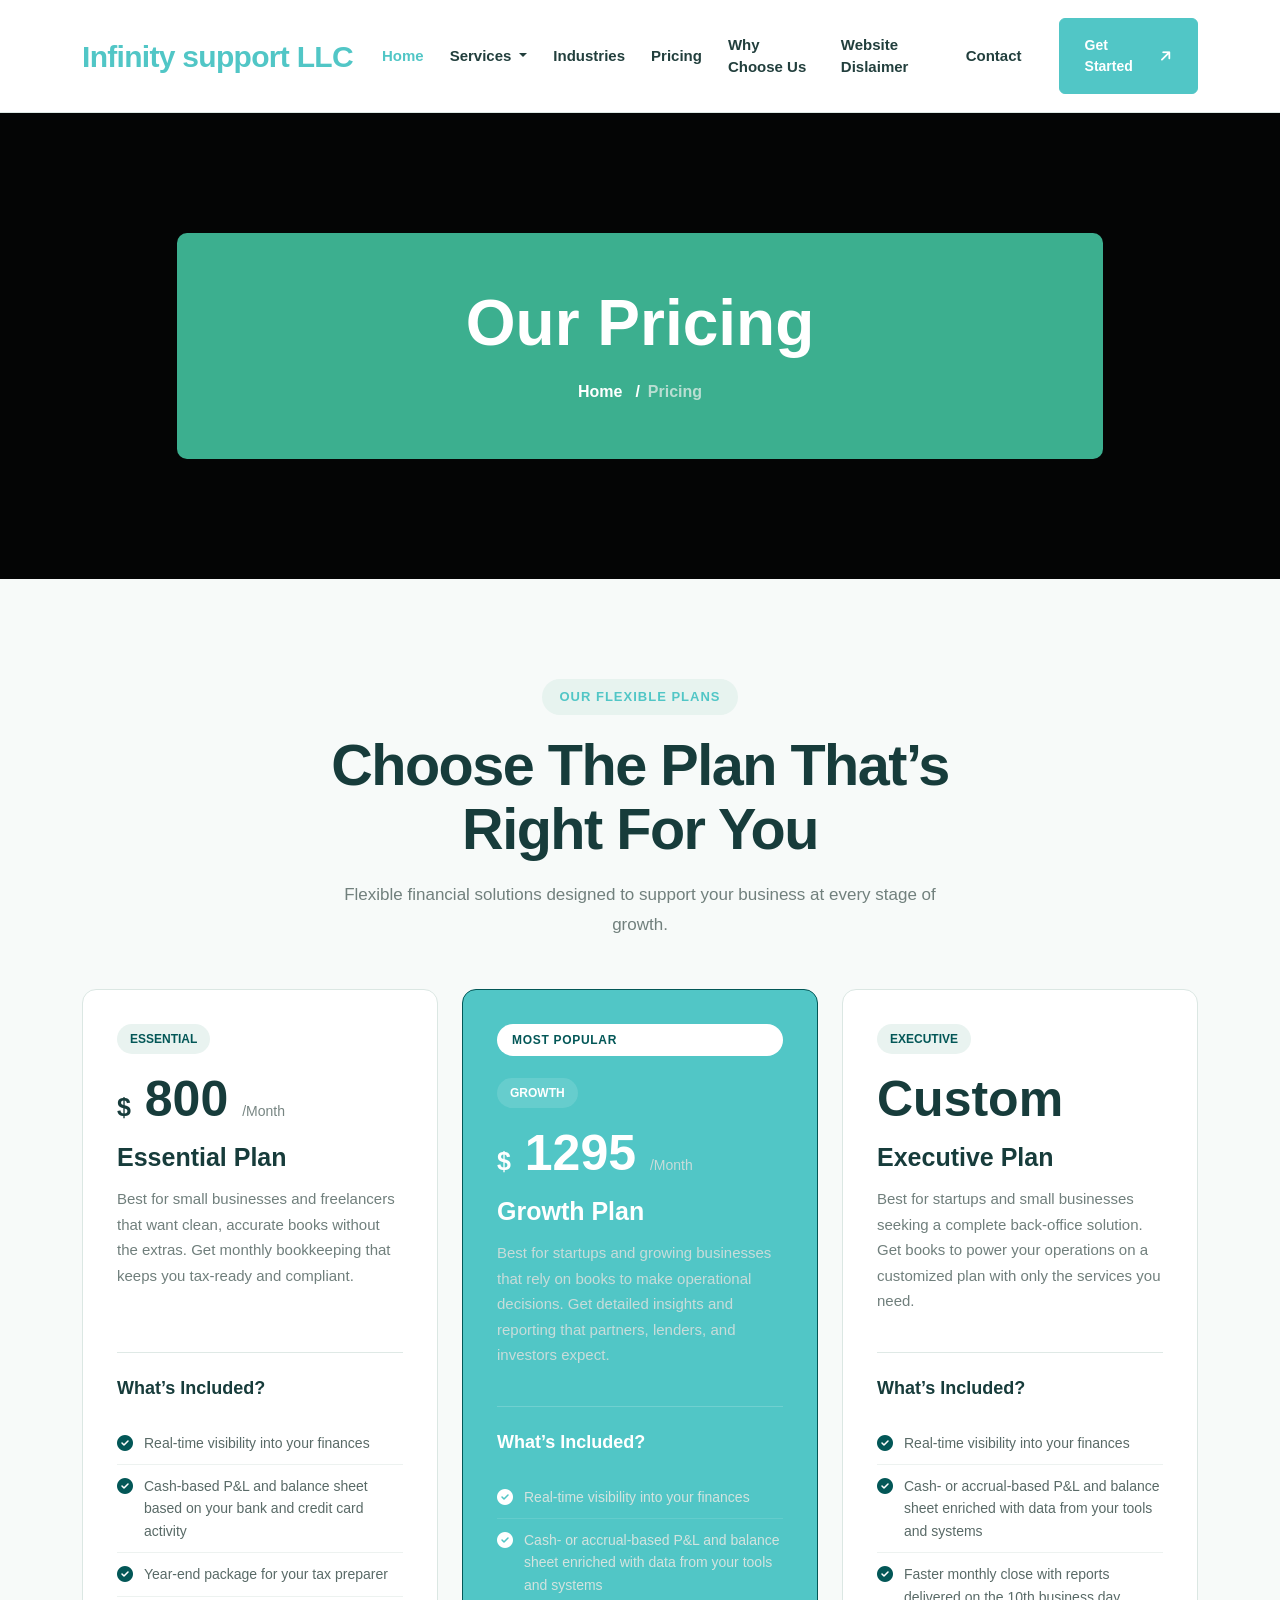
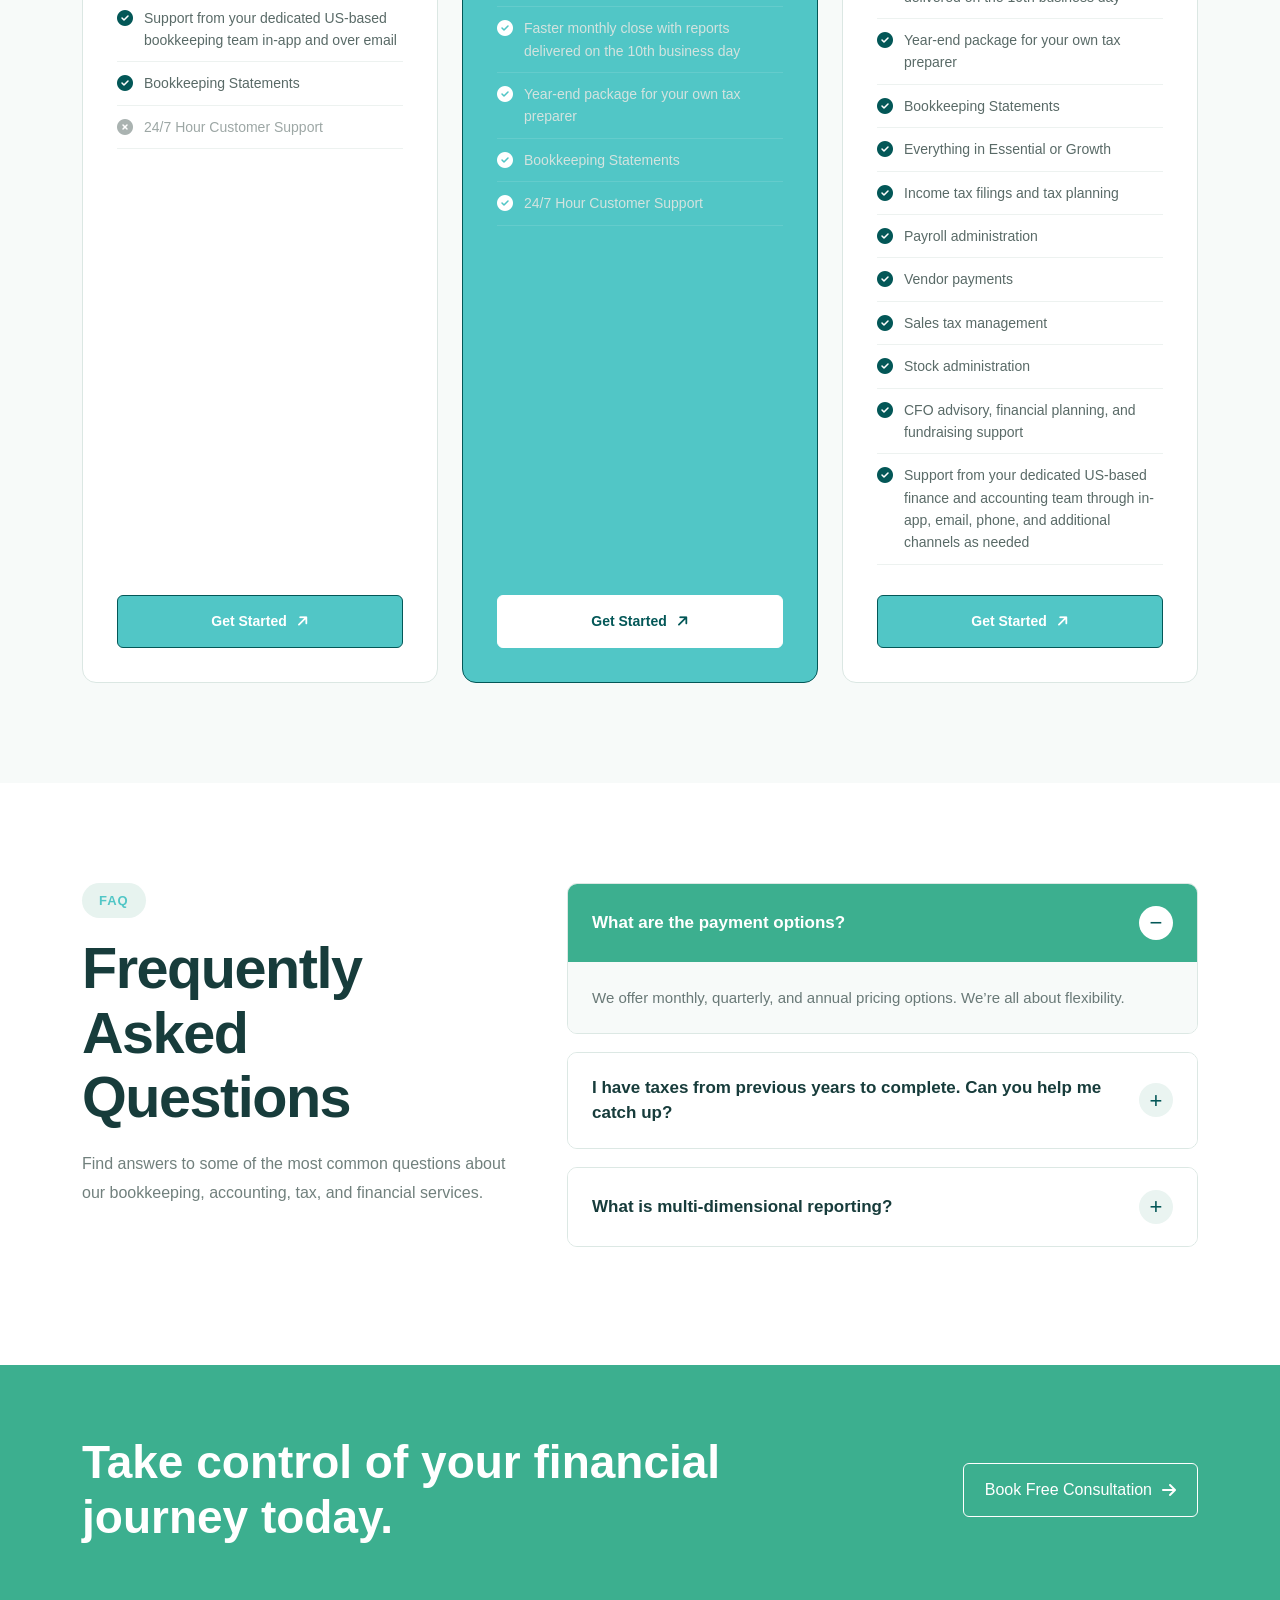
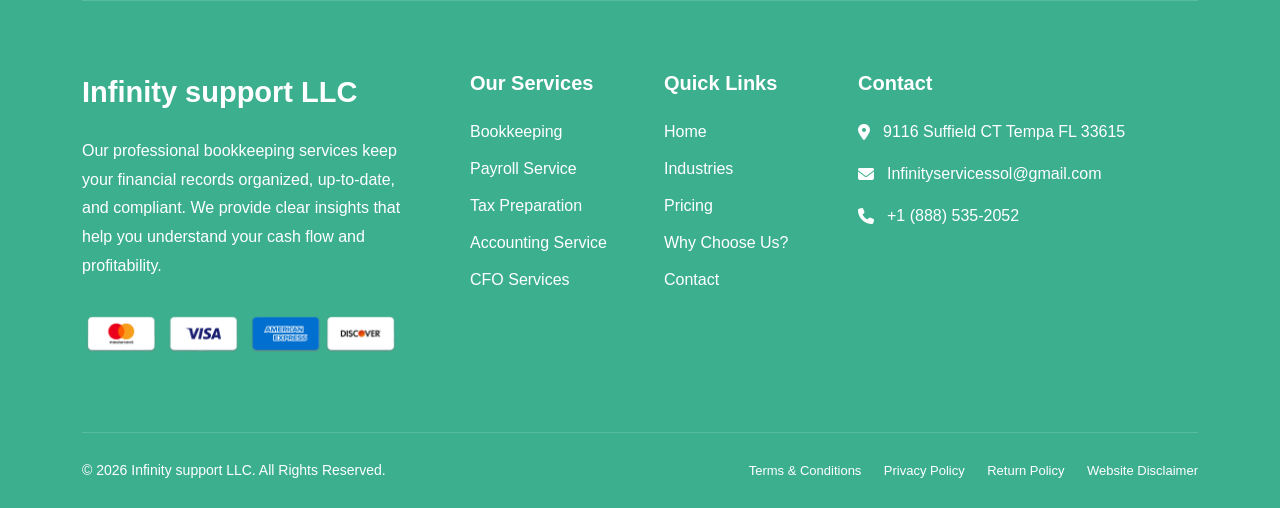
<file: pricing.html>
<!DOCTYPE html>
<html lang="en">

<head>
    <meta charset="UTF-8">
    <meta name="viewport" content="width=device-width, initial-scale=1.0">

    <title>Infinity support LLC</title>

    <!-- Bootstrap -->
    <link href="https://cdn.jsdelivr.net/npm/bootstrap@5.3.3/dist/css/bootstrap.min.css" rel="stylesheet">

    <!-- Font Awesome -->
    <link rel="stylesheet"
        href="https://cdnjs.cloudflare.com/ajax/libs/font-awesome/6.7.2/css/all.min.css">

    <!-- Custom CSS -->
    <link rel="stylesheet" href="style.css">
</head>

<body>


<!-- =====================================================
     NAVBAR
===================================================== -->

<nav class="navbar navbar-expand-lg executive-navbar">
    <div class="container">

        <a class="navbar-brand executive-brand" href="/">
            Infinity support LLC
        </a>

        <button class="navbar-toggler shadow-none border-0"
            type="button"
            data-bs-toggle="collapse"
            data-bs-target="#executiveNavbar"
            aria-controls="executiveNavbar"
            aria-expanded="false"
            aria-label="Toggle navigation">

            <span class="navbar-toggler-icon"></span>

        </button>

        <div class="collapse navbar-collapse" id="executiveNavbar">

            <ul class="navbar-nav ms-auto align-items-lg-center">

                <li class="nav-item">
                    <a class="nav-link active" href="/">Home</a>
                </li>

                <li class="nav-item dropdown">

                    <a class="nav-link dropdown-toggle"
                        href="#"
                        role="button"
                        data-bs-toggle="dropdown"
                        aria-expanded="false">
                        Services
                    </a>

                    <ul class="dropdown-menu">

                        <li>
                            <a class="dropdown-item" href="/bookkeeping.html">Bookkeeping</a>
                        </li>

                        <li>
                            <a class="dropdown-item" href="/payroll-services.html">Payroll Services</a>
                        </li>

                        <li>
                            <a class="dropdown-item" href="/tax-preparation.html">Tax Preparation</a>
                        </li>

                        <li>
                            <a class="dropdown-item" href="/accounting-services.html">Accounting Services</a>
                        </li>

                        <li>
                            <a class="dropdown-item" href="/cfo-services.html">CFO Services</a>
                        </li>

                    </ul>

                </li>

                <li class="nav-item">
                    <a class="nav-link" href="/industries.html">Industries</a>
                </li>

                <li class="nav-item">
                    <a class="nav-link" href="/pricing.html">Pricing</a>
                </li>

                <li class="nav-item">
                    <a class="nav-link" href="/about-us.html">Why Choose Us</a>
                </li>

                <li class="nav-item">
                    <a class="nav-link" href="/disclaimer.html">Website Dislaimer</a>
                </li>

                <li class="nav-item">
                    <a class="nav-link" href="/contact-us.html">Contact</a>
                </li>

            </ul>

            <div class="ms-lg-4 mt-3 mt-lg-0">

                <a href="/contact-us.html" class="executive-btn">
                    Get Started
                    <i class="fa-solid fa-arrow-right"></i>
                </a>

            </div>

        </div>

    </div>
</nav>

 <section class="executive-page-hero"
   >

    <div class="container">

        <div class="row justify-content-center">

            <div class="col-lg-10">

                <div class="executive-page-content text-center">

                    <h1>Our Pricing</h1>

                    <nav aria-label="breadcrumb">

                        <ol class="breadcrumb justify-content-center mb-0">

                            <li class="breadcrumb-item">
                                <a href="#">Home</a>
                            </li>

                            <li class="breadcrumb-item active" aria-current="page">
                                Pricing
                            </li>

                        </ol>

                    </nav>

                </div>

            </div>

        </div>

    </div>

</section>   


<!-- =========================================
     PRICING SECTION
========================================== -->
<section class="es-pricing-section">

    <div class="container">

        <!-- Heading -->
        <div class="row justify-content-center">

            <div class="col-xl-7 col-lg-9 text-center">

                <span class="section-subtitle">
                    Our Flexible Plans
                </span>

                <h2 class="es-pricing-title">
                    Choose The Plan That’s Right For You
                </h2>

                <p class="es-pricing-intro">
                    Flexible financial solutions designed to support your
                    business at every stage of growth.
                </p>

            </div>

        </div>


        <!-- Pricing Cards -->
        <div class="row g-4 justify-content-center mt-4">


            <!-- =================================
                 ESSENTIAL PLAN
            ================================== -->
            <div class="col-xl-4 col-md-6">

                <div class="es-pricing-card h-100 d-flex flex-column">

                    <div class="es-pricing-header">

                        <span class="es-plan-label">
                            Essential
                        </span>

                        <div class="es-price">
                            <span class="es-currency">$</span>
                            800
                            <span class="es-duration">/Month</span>
                        </div>

                        <h3>
                            Essential Plan
                        </h3>

                        <p>
                            Best for small businesses and freelancers that want
                            clean, accurate books without the extras. Get monthly
                            bookkeeping that keeps you tax-ready and compliant.
                        </p>

                    </div>


                    <div class="es-pricing-body">

                        <h4>What’s Included?</h4>

                        <ul class="es-price-list">

                            <li>
                                <i class="fa-solid fa-circle-check"></i>
                                <span>
                                    Real-time visibility into your finances
                                </span>
                            </li>

                            <li>
                                <i class="fa-solid fa-circle-check"></i>
                                <span>
                                    Cash-based P&amp;L and balance sheet based on
                                    your bank and credit card activity
                                </span>
                            </li>

                            <li>
                                <i class="fa-solid fa-circle-check"></i>
                                <span>
                                    Year-end package for your tax preparer
                                </span>
                            </li>

                            <li>
                                <i class="fa-solid fa-circle-check"></i>
                                <span>
                                    Support from your dedicated US-based
                                    bookkeeping team in-app and over email
                                </span>
                            </li>

                            <li>
                                <i class="fa-solid fa-circle-check"></i>
                                <span>
                                    Bookkeeping Statements
                                </span>
                            </li>

                            <li class="es-not-included">
                                <i class="fa-solid fa-circle-xmark"></i>
                                <span>
                                    24/7 Hour Customer Support
                                </span>
                            </li>

                        </ul>

                    </div>


                    <div class="es-pricing-footer mt-auto">

                        <a href="/contact-us.html" class="es-pricing-btn">
                            Get Started
                            <i class="fa-solid fa-arrow-right"></i>
                        </a>

                    </div>

                </div>

            </div>



            <!-- =================================
                 GROWTH PLAN
            ================================== -->
            <div class="col-xl-4 col-md-6">

                <div class="es-pricing-card es-featured-plan h-100 d-flex flex-column">

                    <div class="es-popular-badge">
                        Most Popular
                    </div>

                    <div class="es-pricing-header">

                        <span class="es-plan-label">
                            Growth
                        </span>

                        <div class="es-price">
                            <span class="es-currency">$</span>
                            1295
                            <span class="es-duration">/Month</span>
                        </div>

                        <h3>
                            Growth Plan
                        </h3>

                        <p>
                            Best for startups and growing businesses that rely
                            on books to make operational decisions. Get detailed
                            insights and reporting that partners, lenders, and
                            investors expect.
                        </p>

                    </div>


                    <div class="es-pricing-body">

                        <h4>What’s Included?</h4>

                        <ul class="es-price-list">

                            <li>
                                <i class="fa-solid fa-circle-check"></i>
                                <span>
                                    Real-time visibility into your finances
                                </span>
                            </li>

                            <li>
                                <i class="fa-solid fa-circle-check"></i>
                                <span>
                                    Cash- or accrual-based P&amp;L and balance
                                    sheet enriched with data from your tools
                                    and systems
                                </span>
                            </li>

                            <li>
                                <i class="fa-solid fa-circle-check"></i>
                                <span>
                                    Faster monthly close with reports delivered
                                    on the 10th business day
                                </span>
                            </li>

                            <li>
                                <i class="fa-solid fa-circle-check"></i>
                                <span>
                                    Year-end package for your own tax preparer
                                </span>
                            </li>

                            <li>
                                <i class="fa-solid fa-circle-check"></i>
                                <span>
                                    Bookkeeping Statements
                                </span>
                            </li>

                            <li>
                                <i class="fa-solid fa-circle-check"></i>
                                <span>
                                    24/7 Hour Customer Support
                                </span>
                            </li>

                        </ul>

                    </div>


                    <div class="es-pricing-footer mt-auto">

                        <a href="/contact-us.html" class="es-pricing-btn">
                            Get Started
                            <i class="fa-solid fa-arrow-right"></i>
                        </a>

                    </div>

                </div>

            </div>



            <!-- =================================
                 EXECUTIVE PLAN
            ================================== -->
            <div class="col-xl-4 col-md-6">

                <div class="es-pricing-card h-100 d-flex flex-column">

                    <div class="es-pricing-header">

                        <span class="es-plan-label">
                            Executive
                        </span>

                        <div class="es-price">
                            Custom
                        </div>

                        <h3>
                            Executive Plan
                        </h3>

                        <p>
                            Best for startups and small businesses seeking a
                            complete back-office solution. Get books to power
                            your operations on a customized plan with only the
                            services you need.
                        </p>

                    </div>


                    <div class="es-pricing-body">

                        <h4>What’s Included?</h4>

                        <ul class="es-price-list">

                            <li>
                                <i class="fa-solid fa-circle-check"></i>
                                <span>
                                    Real-time visibility into your finances
                                </span>
                            </li>

                            <li>
                                <i class="fa-solid fa-circle-check"></i>
                                <span>
                                    Cash- or accrual-based P&amp;L and balance
                                    sheet enriched with data from your tools
                                    and systems
                                </span>
                            </li>

                            <li>
                                <i class="fa-solid fa-circle-check"></i>
                                <span>
                                    Faster monthly close with reports delivered
                                    on the 10th business day
                                </span>
                            </li>

                            <li>
                                <i class="fa-solid fa-circle-check"></i>
                                <span>
                                    Year-end package for your own tax preparer
                                </span>
                            </li>

                            <li>
                                <i class="fa-solid fa-circle-check"></i>
                                <span>
                                    Bookkeeping Statements
                                </span>
                            </li>

                            <li>
                                <i class="fa-solid fa-circle-check"></i>
                                <span>
                                    Everything in Essential or Growth
                                </span>
                            </li>

                            <li>
                                <i class="fa-solid fa-circle-check"></i>
                                <span>
                                    Income tax filings and tax planning
                                </span>
                            </li>

                            <li>
                                <i class="fa-solid fa-circle-check"></i>
                                <span>
                                    Payroll administration
                                </span>
                            </li>

                            <li>
                                <i class="fa-solid fa-circle-check"></i>
                                <span>
                                    Vendor payments
                                </span>
                            </li>

                            <li>
                                <i class="fa-solid fa-circle-check"></i>
                                <span>
                                    Sales tax management
                                </span>
                            </li>

                            <li>
                                <i class="fa-solid fa-circle-check"></i>
                                <span>
                                    Stock administration
                                </span>
                            </li>

                            <li>
                                <i class="fa-solid fa-circle-check"></i>
                                <span>
                                    CFO advisory, financial planning, and
                                    fundraising support
                                </span>
                            </li>

                            <li>
                                <i class="fa-solid fa-circle-check"></i>
                                <span>
                                    Support from your dedicated US-based finance
                                    and accounting team through in-app, email,
                                    phone, and additional channels as needed
                                </span>
                            </li>

                        </ul>

                    </div>


                    <div class="es-pricing-footer mt-auto">

                        <a href="/contact-us.html" class="es-pricing-btn">
                            Get Started
                            <i class="fa-solid fa-arrow-right"></i>
                        </a>

                    </div>

                </div>

            </div>


        </div>

    </div>

</section>

<!-- =========================================
     FAQ SECTION
========================================== -->
<section class="es-faq-section">

    <div class="container">

        <div class="row g-5 align-items-start">

            <!-- Left Side -->
            <div class="col-xl-5 col-lg-5">

                <div class="es-faq-heading">

                    <span class="section-subtitle">
                        FAQ
                    </span>

                    <h2>
                        Frequently Asked Questions
                    </h2>

                    <p>
                        Find answers to some of the most common questions about
                        our bookkeeping, accounting, tax, and financial services.
                    </p>


                </div>

            </div>


            <!-- Right Side -->
            <div class="col-xl-7 col-lg-7">

                <div class="accordion es-faq-accordion" id="executiveFaq">


                    <!-- FAQ 1 -->
                    <div class="accordion-item">

                        <h2 class="accordion-header" id="faqHeadingOne">

                            <button
                                class="accordion-button"
                                type="button"
                                data-bs-toggle="collapse"
                                data-bs-target="#faqCollapseOne"
                                aria-expanded="true"
                                aria-controls="faqCollapseOne">

                                What are the payment options?

                            </button>

                        </h2>

                        <div
                            id="faqCollapseOne"
                            class="accordion-collapse collapse show"
                            aria-labelledby="faqHeadingOne"
                            data-bs-parent="#executiveFaq">

                            <div class="accordion-body">

                                <p>
                                    We offer monthly, quarterly, and annual
                                    pricing options. We’re all about flexibility.
                                </p>

                            </div>

                        </div>

                    </div>


                    <!-- FAQ 2 -->
                    <div class="accordion-item">

                        <h2 class="accordion-header" id="faqHeadingTwo">

                            <button
                                class="accordion-button collapsed"
                                type="button"
                                data-bs-toggle="collapse"
                                data-bs-target="#faqCollapseTwo"
                                aria-expanded="false"
                                aria-controls="faqCollapseTwo">

                                I have taxes from previous years to complete.
                                Can you help me catch up?

                            </button>

                        </h2>

                        <div
                            id="faqCollapseTwo"
                            class="accordion-collapse collapse"
                            aria-labelledby="faqHeadingTwo"
                            data-bs-parent="#executiveFaq">

                            <div class="accordion-body">

                                <p>
                                    We offer monthly, quarterly, and annual
                                    pricing options. We’re all about flexibility.
                                </p>

                            </div>

                        </div>

                    </div>


                    <!-- FAQ 3 -->
                    <div class="accordion-item">

                        <h2 class="accordion-header" id="faqHeadingThree">

                            <button
                                class="accordion-button collapsed"
                                type="button"
                                data-bs-toggle="collapse"
                                data-bs-target="#faqCollapseThree"
                                aria-expanded="false"
                                aria-controls="faqCollapseThree">

                                What is multi-dimensional reporting?

                            </button>

                        </h2>

                        <div
                            id="faqCollapseThree"
                            class="accordion-collapse collapse"
                            aria-labelledby="faqHeadingThree"
                            data-bs-parent="#executiveFaq">

                            <div class="accordion-body">

                                <p>
                                    Multi-dimensional reporting adds more levels,
                                    also known as dimensions, to your financial
                                    statements and reports. This gives you more
                                    options, such as tracking expenses by project
                                    or client to analyze the cost-benefit of each
                                    business initiative.
                                </p>

                            </div>

                        </div>

                    </div>


                </div>

            </div>

        </div>

    </div>

</section>

<!-- =====================================================
     FOOTER
===================================================== -->

<footer class="executive-footer">

    <div class="container">


        <!-- Footer CTA -->

        <div class="footer-cta">

            <div class="row align-items-center g-4">

                <div class="col-lg-8">

                    <h2>
                        Take control of your financial journey today.
                    </h2>

                </div>

                <div class="col-lg-4 text-lg-end">

                    <a href="/contact-us.html" class="footer-outline-btn">

                        Book Free Consultation

                        <i class="fa-solid fa-arrow-right"></i>

                    </a>

                </div>

            </div>

        </div>



        <!-- Footer Content -->

        <div class="row g-5 footer-main">


            <!-- Company -->

            <div class="col-lg-4">

                <a href="/" class="footer-brand">
                    Infinity support LLC
                </a>

                <p>
                    Our professional bookkeeping services keep your financial
                    records organized, up-to-date, and compliant. We provide
                    clear insights that help you understand your cash flow and
                    profitability.
                </p>

                <img src="./images/we-accept.png"
                    class="img-fluid payment-image"
                    alt="Payment Methods">

            </div>


            <!-- Services -->

            <div class="col-lg-2 col-md-4">

                <h4>Our Services</h4>

                <ul class="footer-links">

                    <li>
                        <a href="/bookkeeping.html">Bookkeeping</a>
                    </li>

                    <li>
                        <a href="/payroll-services.html">Payroll Service</a>
                    </li>

                    <li>
                        <a href="/tax-preparation.html">Tax Preparation</a>
                    </li>

                    <li>
                        <a href="/accounting-services.html">Accounting Service</a>
                    </li>

                    <li>
                        <a href="/cfo-services.html">CFO Services</a>
                    </li>

                </ul>

            </div>


            <!-- Quick Links -->

            <div class="col-lg-2 col-md-4">

                <h4>Quick Links</h4>

                <ul class="footer-links">

                    <li>
                        <a href="/">Home</a>
                    </li>

                    <li>
                        <a href="/industries.html">Industries</a>
                    </li>

                    <li>
                        <a href="/pricing.html">Pricing</a>
                    </li>

                    <li>
                        <a href="/about-us.html">Why Choose Us?</a>
                    </li>

                    <li>
                        <a href="/contact-us.html">Contact</a>
                    </li>

                </ul>

            </div>


            <!-- Contact -->

            <div class="col-lg-4 col-md-4">

                <h4>Contact</h4>

                <ul class="footer-contact">

                    <li>

                        <i class="fa-solid fa-location-dot"></i>

                        <span>
                            9116 Suffield CT  Tempa FL 33615 
                        </span>

                    </li>


                    <li>

                        <i class="fa-solid fa-envelope"></i>

                        <a href="mailto:Infinityservicessol@gmail.com">
                            Infinityservicessol@gmail.com
                        </a>

                    </li>


                    <li>

                        <i class="fa-solid fa-phone"></i>

                        <a href="tel:+18885352052">
                            +1 (888) 535-2052
                        </a>

                    </li>

                </ul>

            </div>

        </div>


        <!-- Copyright -->

        <div class="footer-bottom">

            <div class="row align-items-center g-3">

                <div class="col-md-5">

                    <p class="mb-0">
                        © 2026 Infinity support LLC. All Rights Reserved.
                    </p>

                </div>


                <div class="col-md-7">

                    <div class="footer-policy-links text-md-end">

                        <a href="/terms.html">Terms & Conditions</a>

                        <a href="/privacy.html">Privacy Policy</a>

                        <a href="/return.html">Return Policy</a>

                        <a href="/disclaimer.html">Website Disclaimer</a>

                    </div>

                </div>

            </div>

        </div>


    </div>

</footer>


<!-- Bootstrap JS -->

<script src="https://cdn.jsdelivr.net/npm/bootstrap@5.3.3/dist/js/bootstrap.bundle.min.js"></script>


</body>
</html>
</file>
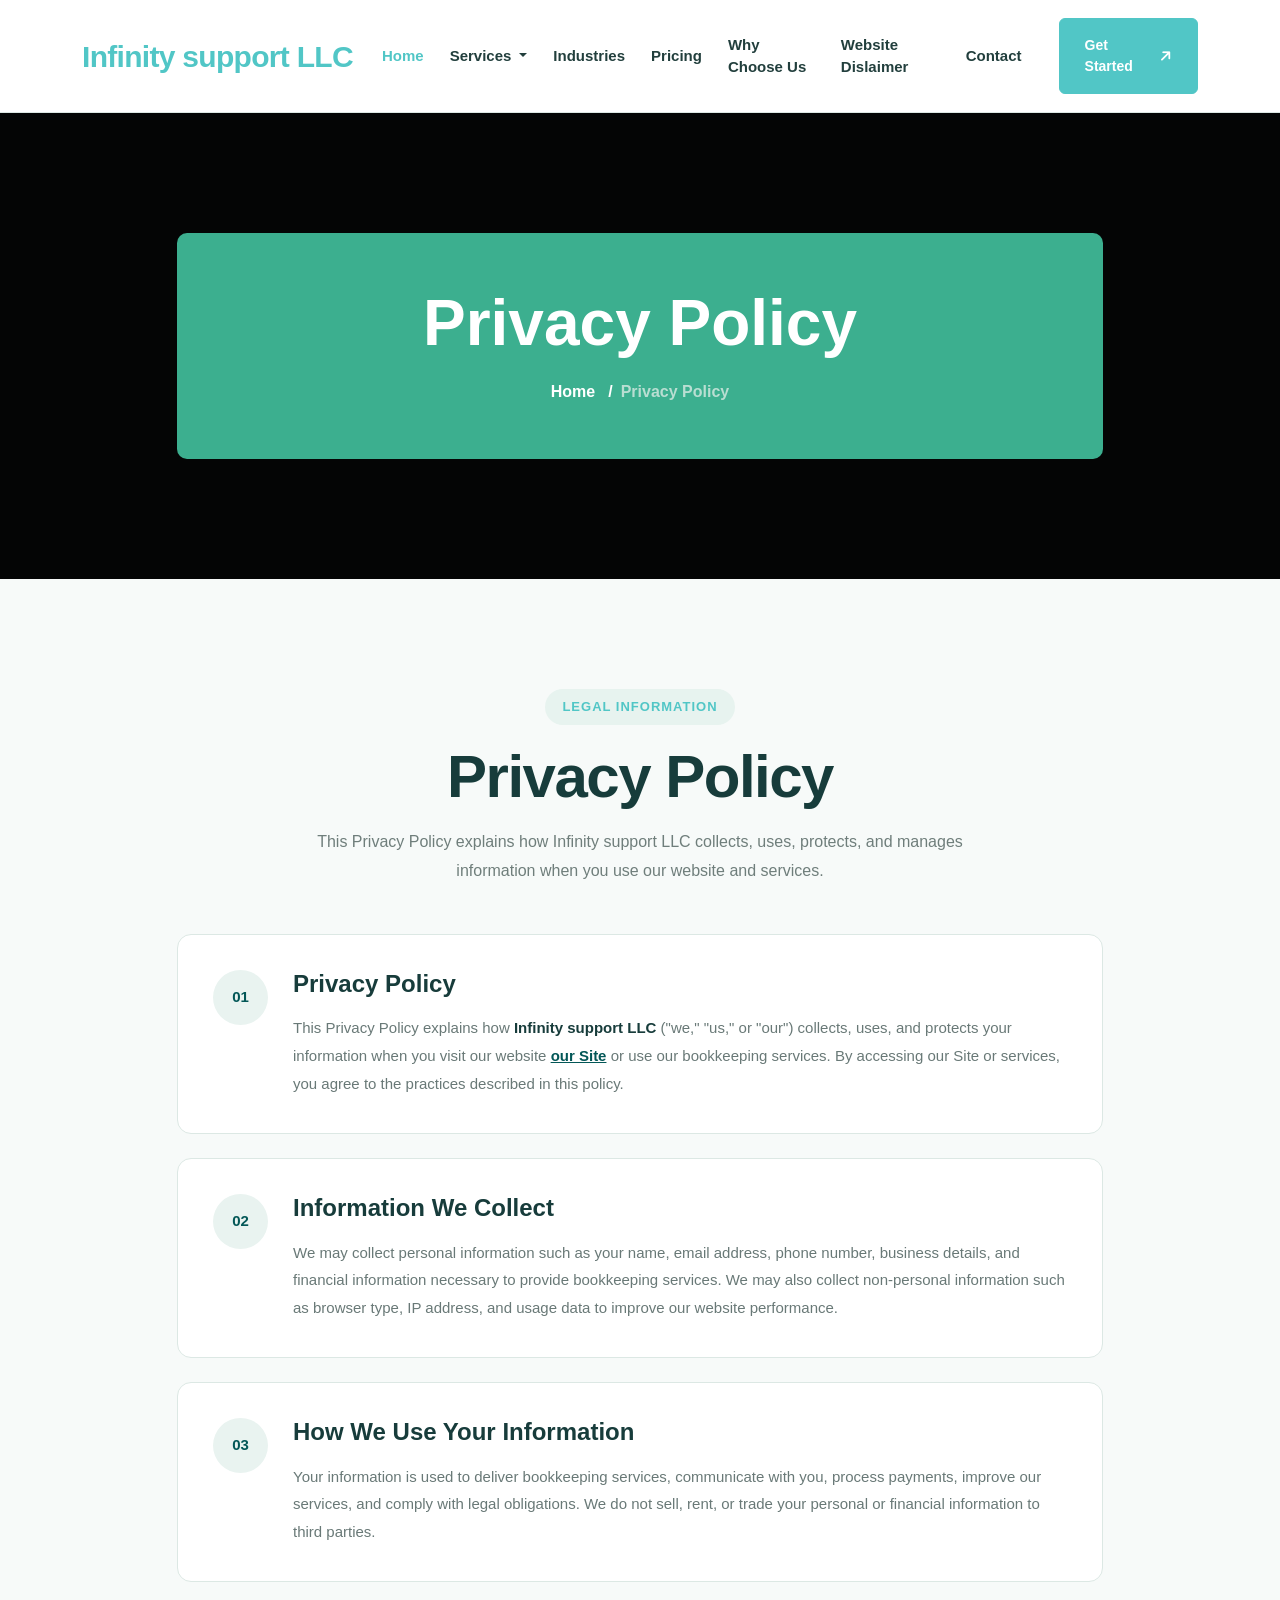
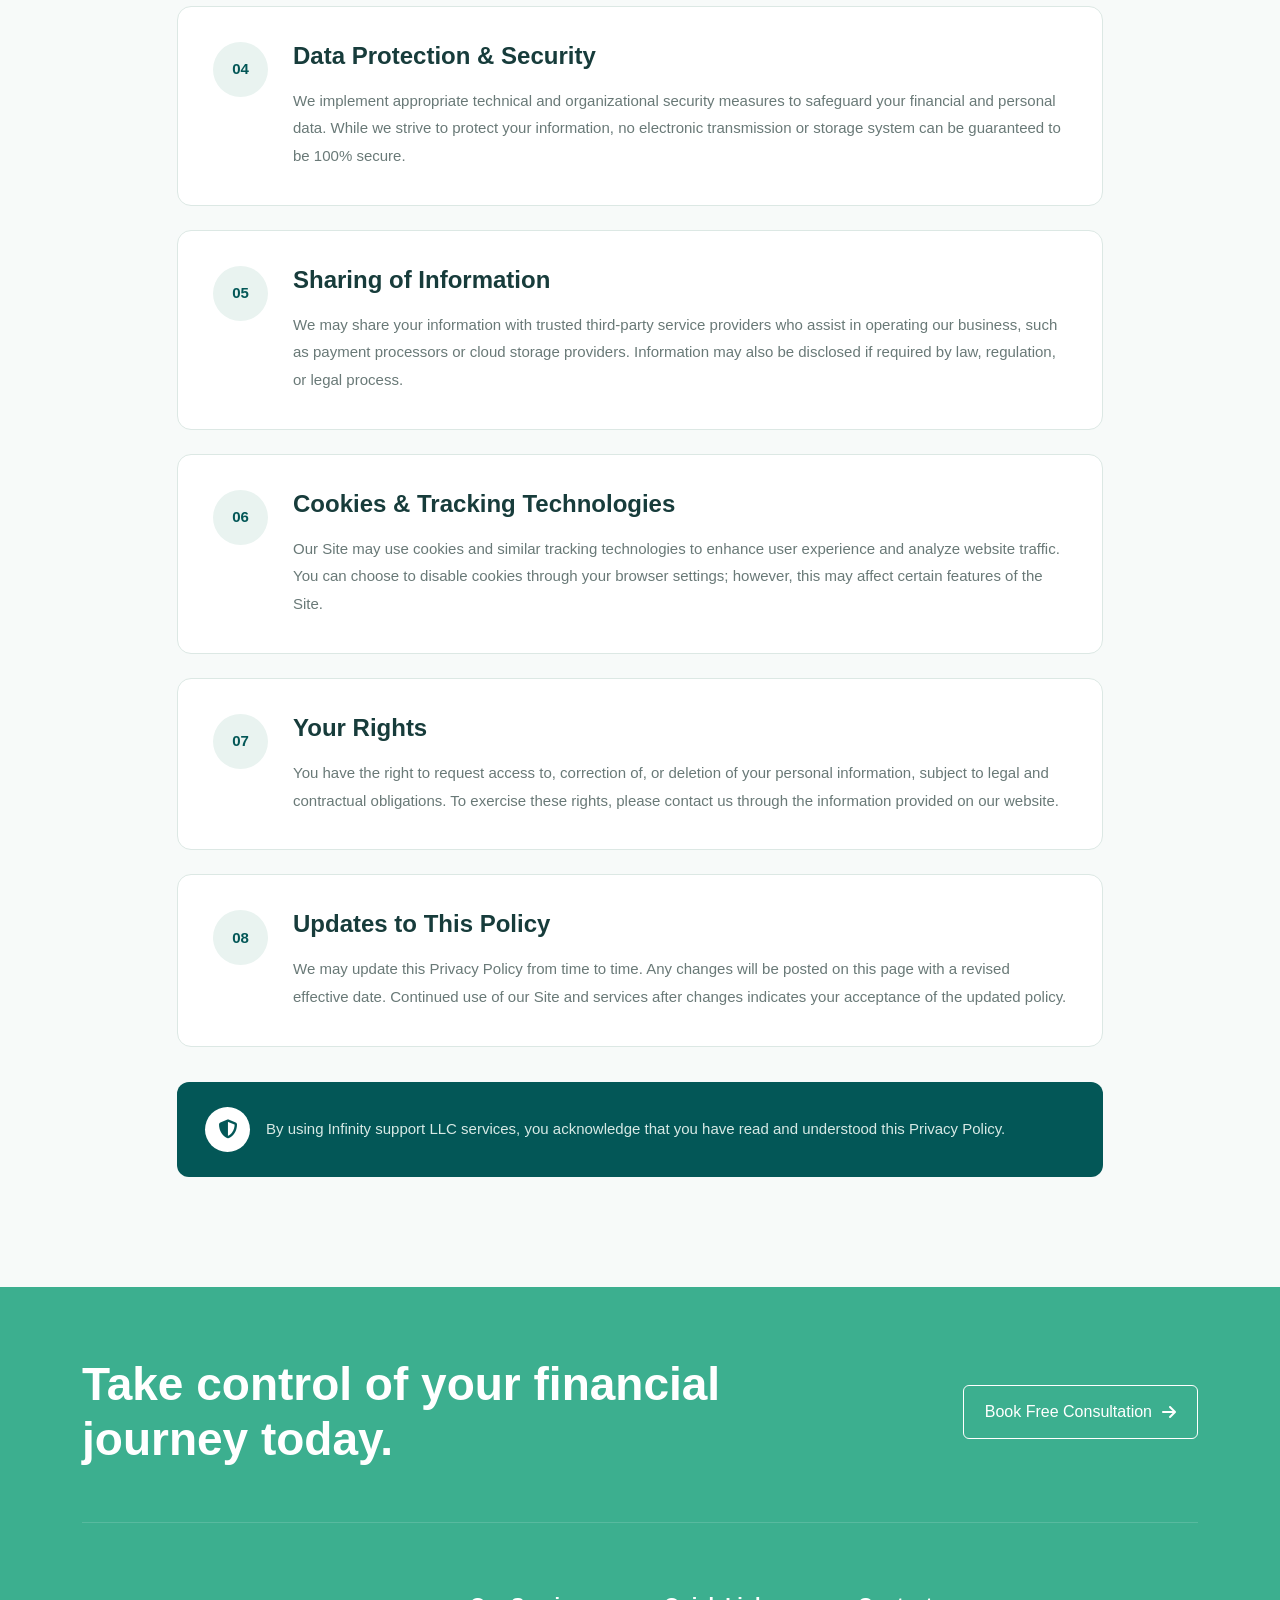
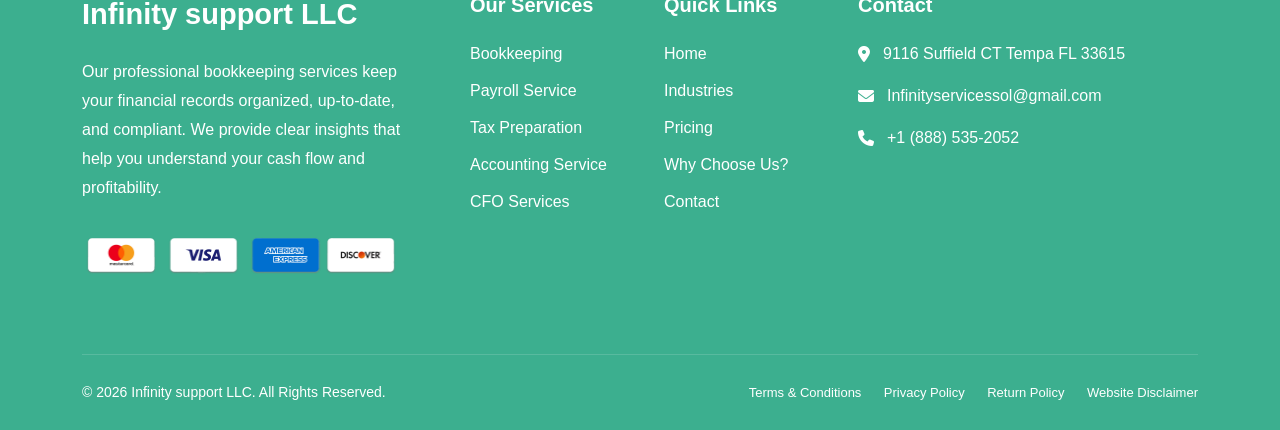
<file: privacy.html>
<!DOCTYPE html>
<html lang="en">

<head>
    <meta charset="UTF-8">
    <meta name="viewport" content="width=device-width, initial-scale=1.0">

    <title>Infinity support LLC</title>

    <!-- Bootstrap -->
    <link href="https://cdn.jsdelivr.net/npm/bootstrap@5.3.3/dist/css/bootstrap.min.css" rel="stylesheet">

    <!-- Font Awesome -->
    <link rel="stylesheet"
        href="https://cdnjs.cloudflare.com/ajax/libs/font-awesome/6.7.2/css/all.min.css">

    <!-- Custom CSS -->
    <link rel="stylesheet" href="style.css">
</head>

<body>


<!-- =====================================================
     NAVBAR
===================================================== -->

<nav class="navbar navbar-expand-lg executive-navbar">
    <div class="container">

        <a class="navbar-brand executive-brand" href="/">
            Infinity support LLC
        </a>

        <button class="navbar-toggler shadow-none border-0"
            type="button"
            data-bs-toggle="collapse"
            data-bs-target="#executiveNavbar"
            aria-controls="executiveNavbar"
            aria-expanded="false"
            aria-label="Toggle navigation">

            <span class="navbar-toggler-icon"></span>

        </button>

        <div class="collapse navbar-collapse" id="executiveNavbar">

            <ul class="navbar-nav ms-auto align-items-lg-center">

                <li class="nav-item">
                    <a class="nav-link active" href="/">Home</a>
                </li>

                <li class="nav-item dropdown">

                    <a class="nav-link dropdown-toggle"
                        href="#"
                        role="button"
                        data-bs-toggle="dropdown"
                        aria-expanded="false">
                        Services
                    </a>

                    <ul class="dropdown-menu">

                        <li>
                            <a class="dropdown-item" href="/bookkeeping.html">Bookkeeping</a>
                        </li>

                        <li>
                            <a class="dropdown-item" href="/payroll-services.html">Payroll Services</a>
                        </li>

                        <li>
                            <a class="dropdown-item" href="/tax-preparation.html">Tax Preparation</a>
                        </li>

                        <li>
                            <a class="dropdown-item" href="/accounting-services.html">Accounting Services</a>
                        </li>

                        <li>
                            <a class="dropdown-item" href="/cfo-services.html">CFO Services</a>
                        </li>

                    </ul>

                </li>

                <li class="nav-item">
                    <a class="nav-link" href="/industries.html">Industries</a>
                </li>

                <li class="nav-item">
                    <a class="nav-link" href="/pricing.html">Pricing</a>
                </li>

                <li class="nav-item">
                    <a class="nav-link" href="/about-us.html">Why Choose Us</a>
                </li>

                <li class="nav-item">
                    <a class="nav-link" href="/disclaimer.html">Website Dislaimer</a>
                </li>

                <li class="nav-item">
                    <a class="nav-link" href="/contact-us.html">Contact</a>
                </li>

            </ul>

            <div class="ms-lg-4 mt-3 mt-lg-0">

                <a href="/contact-us.html" class="executive-btn">
                    Get Started
                    <i class="fa-solid fa-arrow-right"></i>
                </a>

            </div>

        </div>

    </div>
</nav>

 <section class="executive-page-hero"
   >

    <div class="container">

        <div class="row justify-content-center">

            <div class="col-lg-10">

                <div class="executive-page-content text-center">

                    <h1>Privacy Policy</h1>

                    <nav aria-label="breadcrumb">

                        <ol class="breadcrumb justify-content-center mb-0">

                            <li class="breadcrumb-item">
                                <a href="#">Home</a>
                            </li>

                            <li class="breadcrumb-item active" aria-current="page">
                                Privacy Policy
                            </li>

                        </ol>

                    </nav>

                </div>

            </div>

        </div>

    </div>

</section>   


<!-- =========================================
     PRIVACY POLICY SECTION
========================================== -->
<section class="es-disclaimer-section">

    <div class="container">

        <!-- Heading -->
        <div class="row justify-content-center">
            <div class="col-xl-9 col-lg-10 text-center">

                <span class="section-subtitle">
                    Legal Information
                </span>

                <h2 class="es-disclaimer-main-title">
                    Privacy Policy
                </h2>

                <p class="es-disclaimer-intro">
                    This Privacy Policy explains how Infinity support LLC collects,
                    uses, protects, and manages information when you use our
                    website and services.
                </p>

            </div>
        </div>


        <div class="row justify-content-center mt-5">

            <div class="col-xl-10 col-lg-11">


                <!-- 01 -->
                <div class="es-disclaimer-card">

                    <div class="es-disclaimer-number">
                        01
                    </div>

                    <div class="es-disclaimer-content">

                        <h3>Privacy Policy</h3>

                        <p class="mb-0">
                            This Privacy Policy explains how
                            <strong>Infinity support LLC</strong>
                            ("we," "us," or "our") collects, uses, and protects
                            your information when you visit our website
                            <a href="#">our Site</a>
                            or use our bookkeeping services. By accessing our
                            Site or services, you agree to the practices
                            described in this policy.
                        </p>

                    </div>

                </div>


                <!-- 02 -->
                <div class="es-disclaimer-card">

                    <div class="es-disclaimer-number">
                        02
                    </div>

                    <div class="es-disclaimer-content">

                        <h3>Information We Collect</h3>

                        <p class="mb-0">
                            We may collect personal information such as your
                            name, email address, phone number, business details,
                            and financial information necessary to provide
                            bookkeeping services. We may also collect
                            non-personal information such as browser type,
                            IP address, and usage data to improve our website
                            performance.
                        </p>

                    </div>

                </div>


                <!-- 03 -->
                <div class="es-disclaimer-card">

                    <div class="es-disclaimer-number">
                        03
                    </div>

                    <div class="es-disclaimer-content">

                        <h3>How We Use Your Information</h3>

                        <p class="mb-0">
                            Your information is used to deliver bookkeeping
                            services, communicate with you, process payments,
                            improve our services, and comply with legal
                            obligations. We do not sell, rent, or trade your
                            personal or financial information to third parties.
                        </p>

                    </div>

                </div>


                <!-- 04 -->
                <div class="es-disclaimer-card">

                    <div class="es-disclaimer-number">
                        04
                    </div>

                    <div class="es-disclaimer-content">

                        <h3>Data Protection &amp; Security</h3>

                        <p class="mb-0">
                            We implement appropriate technical and organizational
                            security measures to safeguard your financial and
                            personal data. While we strive to protect your
                            information, no electronic transmission or storage
                            system can be guaranteed to be 100% secure.
                        </p>

                    </div>

                </div>


                <!-- 05 -->
                <div class="es-disclaimer-card">

                    <div class="es-disclaimer-number">
                        05
                    </div>

                    <div class="es-disclaimer-content">

                        <h3>Sharing of Information</h3>

                        <p class="mb-0">
                            We may share your information with trusted third-party
                            service providers who assist in operating our
                            business, such as payment processors or cloud storage
                            providers. Information may also be disclosed if
                            required by law, regulation, or legal process.
                        </p>

                    </div>

                </div>


                <!-- 06 -->
                <div class="es-disclaimer-card">

                    <div class="es-disclaimer-number">
                        06
                    </div>

                    <div class="es-disclaimer-content">

                        <h3>Cookies &amp; Tracking Technologies</h3>

                        <p class="mb-0">
                            Our Site may use cookies and similar tracking
                            technologies to enhance user experience and analyze
                            website traffic. You can choose to disable cookies
                            through your browser settings; however, this may
                            affect certain features of the Site.
                        </p>

                    </div>

                </div>


                <!-- 07 -->
                <div class="es-disclaimer-card">

                    <div class="es-disclaimer-number">
                        07
                    </div>

                    <div class="es-disclaimer-content">

                        <h3>Your Rights</h3>

                        <p class="mb-0">
                            You have the right to request access to, correction
                            of, or deletion of your personal information,
                            subject to legal and contractual obligations. To
                            exercise these rights, please contact us through
                            the information provided on our website.
                        </p>

                    </div>

                </div>


                <!-- 08 -->
                <div class="es-disclaimer-card">

                    <div class="es-disclaimer-number">
                        08
                    </div>

                    <div class="es-disclaimer-content">

                        <h3>Updates to This Policy</h3>

                        <p class="mb-0">
                            We may update this Privacy Policy from time to time.
                            Any changes will be posted on this page with a
                            revised effective date. Continued use of our Site
                            and services after changes indicates your acceptance
                            of the updated policy.
                        </p>

                    </div>

                </div>


                <!-- Bottom Note -->
                <div class="es-disclaimer-note">

                    <div class="es-disclaimer-note-icon">
                        <i class="fa-solid fa-shield-halved"></i>
                    </div>

                    <p class="mb-0">
                        By using Infinity support LLC services, you acknowledge
                        that you have read and understood this Privacy Policy.
                    </p>

                </div>

            </div>

        </div>

    </div>

</section>

<!-- =====================================================
     FOOTER
===================================================== -->

<footer class="executive-footer">

    <div class="container">


        <!-- Footer CTA -->

        <div class="footer-cta">

            <div class="row align-items-center g-4">

                <div class="col-lg-8">

                    <h2>
                        Take control of your financial journey today.
                    </h2>

                </div>

                <div class="col-lg-4 text-lg-end">

                    <a href="/contact-us.html" class="footer-outline-btn">

                        Book Free Consultation

                        <i class="fa-solid fa-arrow-right"></i>

                    </a>

                </div>

            </div>

        </div>



        <!-- Footer Content -->

        <div class="row g-5 footer-main">


            <!-- Company -->

            <div class="col-lg-4">

                <a href="/" class="footer-brand">
                    Infinity support LLC
                </a>

                <p>
                    Our professional bookkeeping services keep your financial
                    records organized, up-to-date, and compliant. We provide
                    clear insights that help you understand your cash flow and
                    profitability.
                </p>

                <img src="./images/we-accept.png"
                    class="img-fluid payment-image"
                    alt="Payment Methods">

            </div>


            <!-- Services -->

            <div class="col-lg-2 col-md-4">

                <h4>Our Services</h4>

                <ul class="footer-links">

                    <li>
                        <a href="/bookkeeping.html">Bookkeeping</a>
                    </li>

                    <li>
                        <a href="/payroll-services.html">Payroll Service</a>
                    </li>

                    <li>
                        <a href="/tax-preparation.html">Tax Preparation</a>
                    </li>

                    <li>
                        <a href="/accounting-services.html">Accounting Service</a>
                    </li>

                    <li>
                        <a href="/cfo-services.html">CFO Services</a>
                    </li>

                </ul>

            </div>


            <!-- Quick Links -->

            <div class="col-lg-2 col-md-4">

                <h4>Quick Links</h4>

                <ul class="footer-links">

                    <li>
                        <a href="/">Home</a>
                    </li>

                    <li>
                        <a href="/industries.html">Industries</a>
                    </li>

                    <li>
                        <a href="/pricing.html">Pricing</a>
                    </li>

                    <li>
                        <a href="/about-us.html">Why Choose Us?</a>
                    </li>

                    <li>
                        <a href="/contact-us.html">Contact</a>
                    </li>

                </ul>

            </div>


            <!-- Contact -->

            <div class="col-lg-4 col-md-4">

                <h4>Contact</h4>

                <ul class="footer-contact">

                    <li>

                        <i class="fa-solid fa-location-dot"></i>

                        <span>
                            9116 Suffield CT  Tempa FL 33615 
                        </span>

                    </li>


                    <li>

                        <i class="fa-solid fa-envelope"></i>

                        <a href="mailto:Infinityservicessol@gmail.com">
                            Infinityservicessol@gmail.com
                        </a>

                    </li>


                    <li>

                        <i class="fa-solid fa-phone"></i>

                        <a href="tel:+18885352052">
                            +1 (888) 535-2052
                        </a>

                    </li>

                </ul>

            </div>

        </div>


        <!-- Copyright -->

        <div class="footer-bottom">

            <div class="row align-items-center g-3">

                <div class="col-md-5">

                    <p class="mb-0">
                        © 2026 Infinity support LLC. All Rights Reserved.
                    </p>

                </div>


                <div class="col-md-7">

                    <div class="footer-policy-links text-md-end">

                        <a href="/terms.html">Terms & Conditions</a>

                        <a href="/privacy.html">Privacy Policy</a>

                        <a href="/return.html">Return Policy</a>

                        <a href="/disclaimer.html">Website Disclaimer</a>

                    </div>

                </div>

            </div>

        </div>


    </div>

</footer>


<!-- Bootstrap JS -->

<script src="https://cdn.jsdelivr.net/npm/bootstrap@5.3.3/dist/js/bootstrap.bundle.min.js"></script>


</body>
</html>
</file>
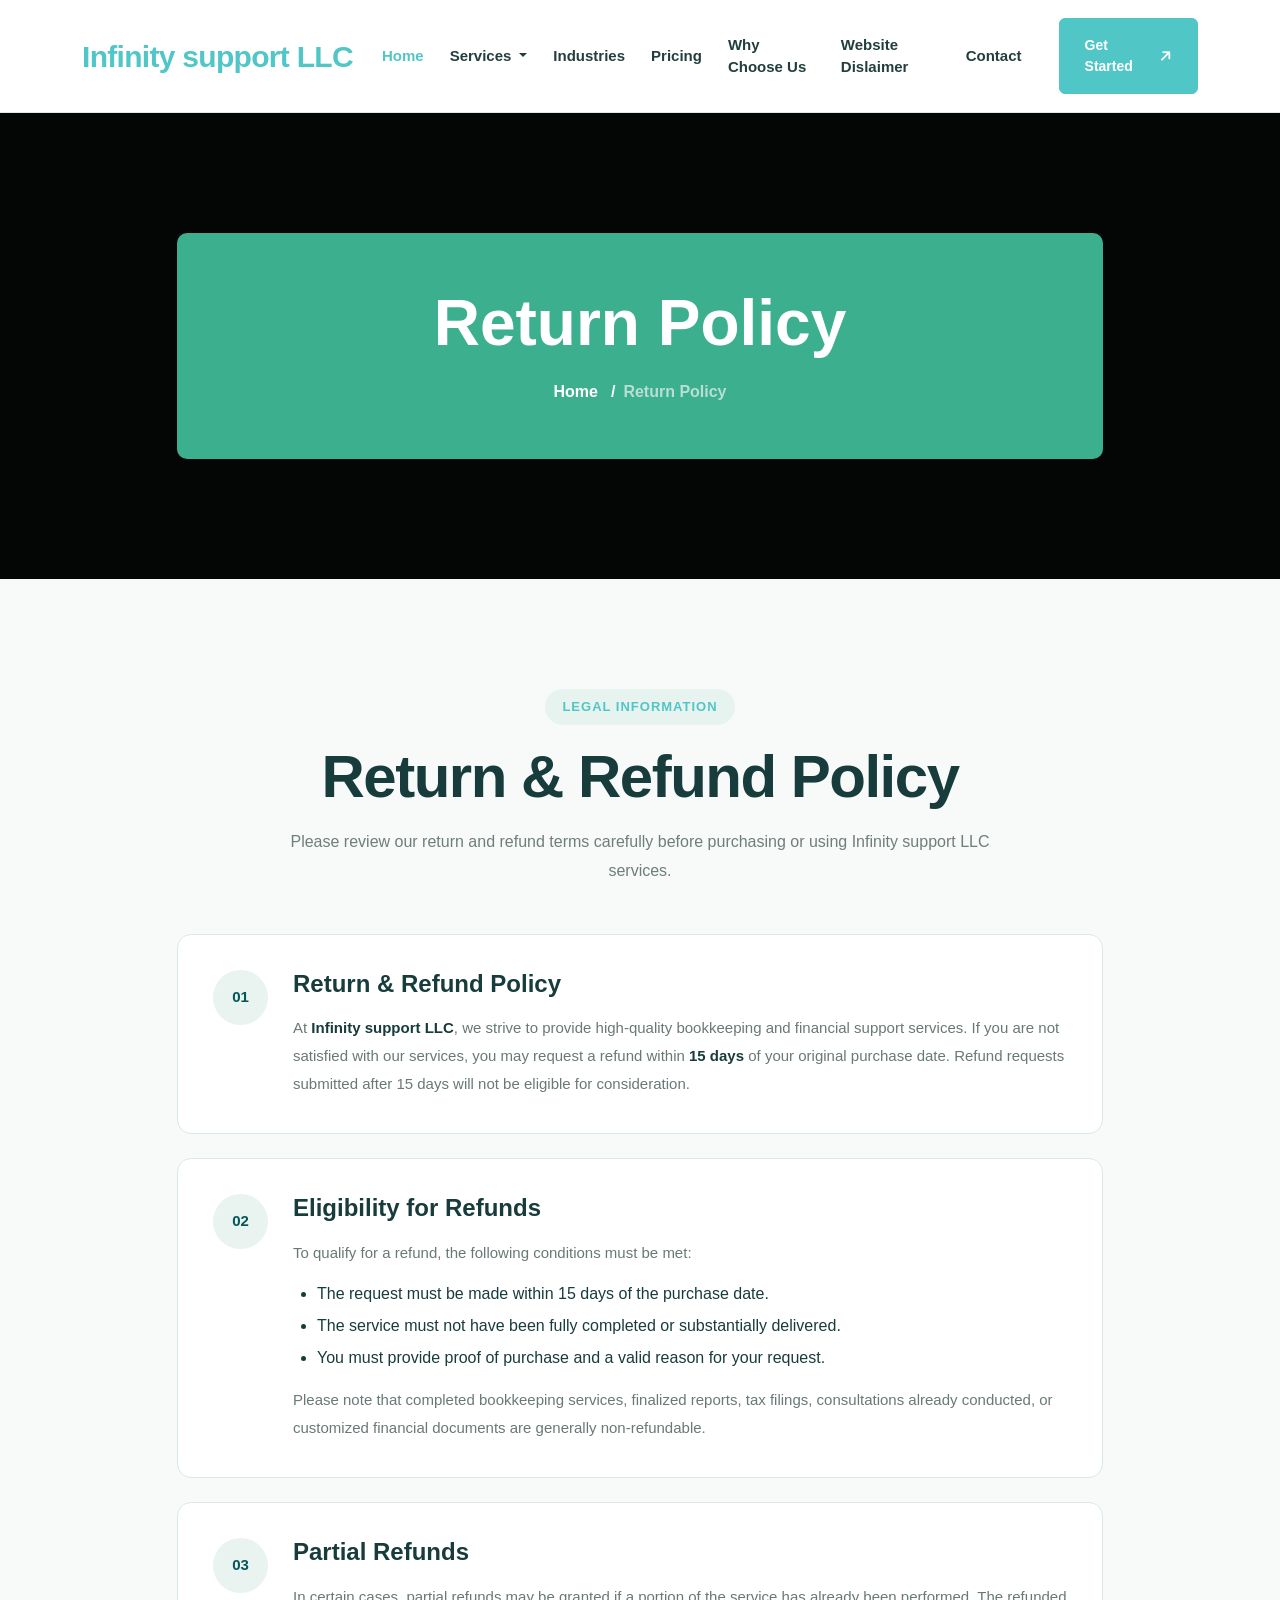
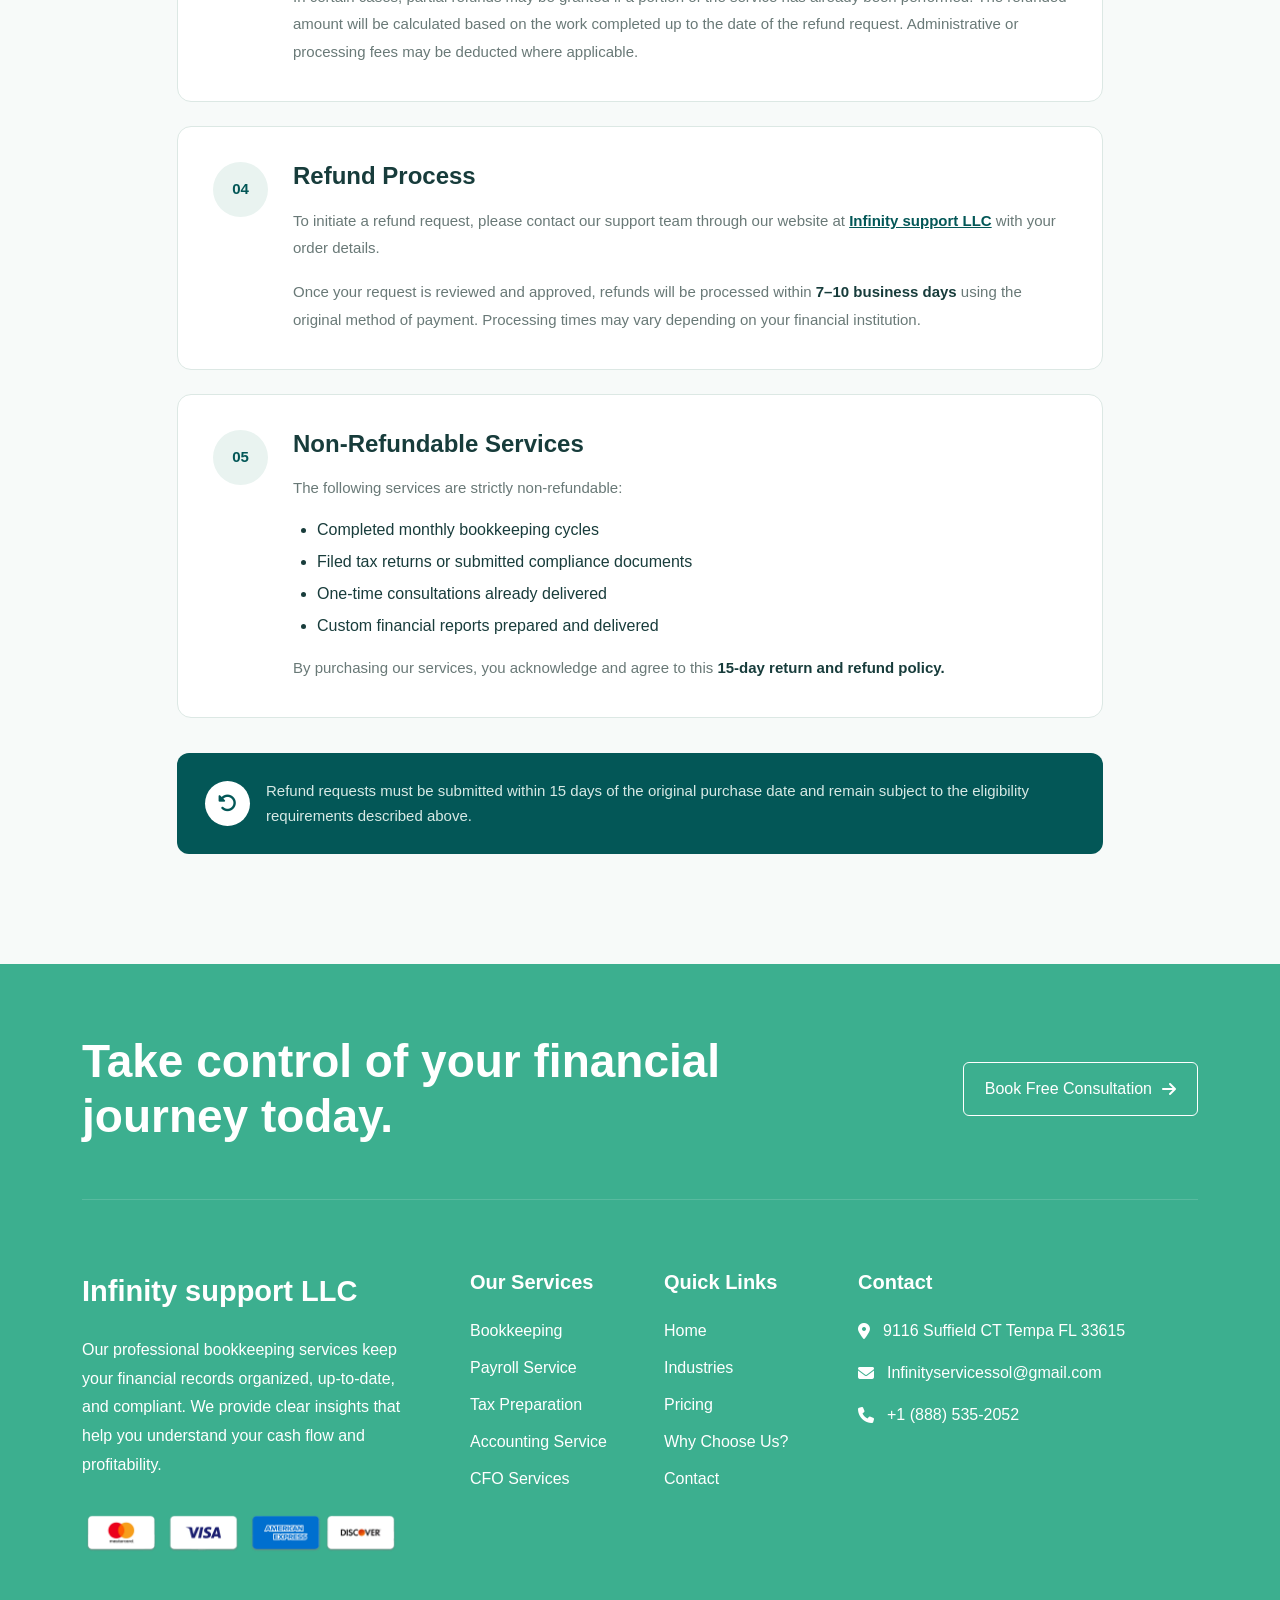
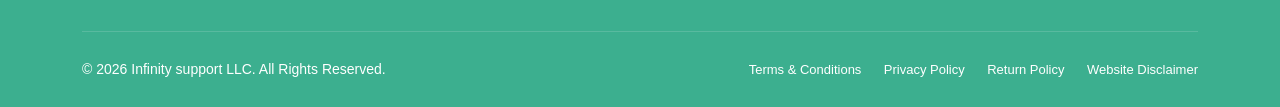
<file: return.html>
<!DOCTYPE html>
<html lang="en">

<head>
    <meta charset="UTF-8">
    <meta name="viewport" content="width=device-width, initial-scale=1.0">

    <title>Infinity support LLC</title>

    <!-- Bootstrap -->
    <link href="https://cdn.jsdelivr.net/npm/bootstrap@5.3.3/dist/css/bootstrap.min.css" rel="stylesheet">

    <!-- Font Awesome -->
    <link rel="stylesheet"
        href="https://cdnjs.cloudflare.com/ajax/libs/font-awesome/6.7.2/css/all.min.css">

    <!-- Custom CSS -->
    <link rel="stylesheet" href="style.css">
</head>

<body>


<!-- =====================================================
     NAVBAR
===================================================== -->

<nav class="navbar navbar-expand-lg executive-navbar">
    <div class="container">

        <a class="navbar-brand executive-brand" href="/">
            Infinity support LLC
        </a>

        <button class="navbar-toggler shadow-none border-0"
            type="button"
            data-bs-toggle="collapse"
            data-bs-target="#executiveNavbar"
            aria-controls="executiveNavbar"
            aria-expanded="false"
            aria-label="Toggle navigation">

            <span class="navbar-toggler-icon"></span>

        </button>

        <div class="collapse navbar-collapse" id="executiveNavbar">

            <ul class="navbar-nav ms-auto align-items-lg-center">

                <li class="nav-item">
                    <a class="nav-link active" href="/">Home</a>
                </li>

                <li class="nav-item dropdown">

                    <a class="nav-link dropdown-toggle"
                        href="#"
                        role="button"
                        data-bs-toggle="dropdown"
                        aria-expanded="false">
                        Services
                    </a>

                    <ul class="dropdown-menu">

                        <li>
                            <a class="dropdown-item" href="/bookkeeping.html">Bookkeeping</a>
                        </li>

                        <li>
                            <a class="dropdown-item" href="/payroll-services.html">Payroll Services</a>
                        </li>

                        <li>
                            <a class="dropdown-item" href="/tax-preparation.html">Tax Preparation</a>
                        </li>

                        <li>
                            <a class="dropdown-item" href="/accounting-services.html">Accounting Services</a>
                        </li>

                        <li>
                            <a class="dropdown-item" href="/cfo-services.html">CFO Services</a>
                        </li>

                    </ul>

                </li>

                <li class="nav-item">
                    <a class="nav-link" href="/industries.html">Industries</a>
                </li>

                <li class="nav-item">
                    <a class="nav-link" href="/pricing.html">Pricing</a>
                </li>

                <li class="nav-item">
                    <a class="nav-link" href="/about-us.html">Why Choose Us</a>
                </li>

                <li class="nav-item">
                    <a class="nav-link" href="/disclaimer.html">Website Dislaimer</a>
                </li>

                <li class="nav-item">
                    <a class="nav-link" href="/contact-us.html">Contact</a>
                </li>

            </ul>

            <div class="ms-lg-4 mt-3 mt-lg-0">

                <a href="/contact-us.html" class="executive-btn">
                    Get Started
                    <i class="fa-solid fa-arrow-right"></i>
                </a>

            </div>

        </div>

    </div>
</nav>

 <section class="executive-page-hero"
   >

    <div class="container">

        <div class="row justify-content-center">

            <div class="col-lg-10">

                <div class="executive-page-content text-center">

                    <h1>Return Policy</h1>

                    <nav aria-label="breadcrumb">

                        <ol class="breadcrumb justify-content-center mb-0">

                            <li class="breadcrumb-item">
                                <a href="#">Home</a>
                            </li>

                            <li class="breadcrumb-item active" aria-current="page">
                                Return Policy
                            </li>

                        </ol>

                    </nav>

                </div>

            </div>

        </div>

    </div>

</section>   


<!-- =========================================
     RETURN & REFUND POLICY SECTION
========================================== -->
<section class="es-disclaimer-section">

    <div class="container">

        <!-- Heading -->
        <div class="row justify-content-center">
            <div class="col-xl-9 col-lg-10 text-center">

                <span class="section-subtitle">
                    Legal Information
                </span>

                <h2 class="es-disclaimer-main-title">
                    Return &amp; Refund Policy
                </h2>

                <p class="es-disclaimer-intro">
                    Please review our return and refund terms carefully before
                    purchasing or using Infinity support LLC services.
                </p>

            </div>
        </div>


        <div class="row justify-content-center mt-5">

            <div class="col-xl-10 col-lg-11">


                <!-- 01 -->
                <div class="es-disclaimer-card">

                    <div class="es-disclaimer-number">
                        01
                    </div>

                    <div class="es-disclaimer-content">

                        <h3>
                            Return &amp; Refund Policy
                        </h3>

                        <p class="mb-0">
                            At <strong>Infinity support LLC</strong>, we strive to
                            provide high-quality bookkeeping and financial support
                            services. If you are not satisfied with our services,
                            you may request a refund within
                            <strong>15 days</strong> of your original purchase date.
                            Refund requests submitted after 15 days will not be
                            eligible for consideration.
                        </p>

                    </div>

                </div>


                <!-- 02 -->
                <div class="es-disclaimer-card">

                    <div class="es-disclaimer-number">
                        02
                    </div>

                    <div class="es-disclaimer-content">

                        <h3>
                            Eligibility for Refunds
                        </h3>

                        <p>
                            To qualify for a refund, the following conditions
                            must be met:
                        </p>

                        <ul class="ps-4 mb-3">
                            <li class="mb-2">
                                The request must be made within 15 days of the
                                purchase date.
                            </li>

                            <li class="mb-2">
                                The service must not have been fully completed
                                or substantially delivered.
                            </li>

                            <li>
                                You must provide proof of purchase and a valid
                                reason for your request.
                            </li>
                        </ul>

                        <p class="mb-0">
                            Please note that completed bookkeeping services,
                            finalized reports, tax filings, consultations already
                            conducted, or customized financial documents are
                            generally non-refundable.
                        </p>

                    </div>

                </div>


                <!-- 03 -->
                <div class="es-disclaimer-card">

                    <div class="es-disclaimer-number">
                        03
                    </div>

                    <div class="es-disclaimer-content">

                        <h3>
                            Partial Refunds
                        </h3>

                        <p class="mb-0">
                            In certain cases, partial refunds may be granted if
                            a portion of the service has already been performed.
                            The refunded amount will be calculated based on the
                            work completed up to the date of the refund request.
                            Administrative or processing fees may be deducted
                            where applicable.
                        </p>

                    </div>

                </div>


                <!-- 04 -->
                <div class="es-disclaimer-card">

                    <div class="es-disclaimer-number">
                        04
                    </div>

                    <div class="es-disclaimer-content">

                        <h3>
                            Refund Process
                        </h3>

                        <p>
                            To initiate a refund request, please contact our
                            support team through our website at
                            <a href="#">Infinity support LLC</a>
                            with your order details.
                        </p>

                        <p class="mb-0">
                            Once your request is reviewed and approved, refunds
                            will be processed within
                            <strong>7–10 business days</strong>
                            using the original method of payment. Processing
                            times may vary depending on your financial institution.
                        </p>

                    </div>

                </div>


                <!-- 05 -->
                <div class="es-disclaimer-card">

                    <div class="es-disclaimer-number">
                        05
                    </div>

                    <div class="es-disclaimer-content">

                        <h3>
                            Non-Refundable Services
                        </h3>

                        <p>
                            The following services are strictly non-refundable:
                        </p>

                        <ul class="ps-4 mb-3">

                            <li class="mb-2">
                                Completed monthly bookkeeping cycles
                            </li>

                            <li class="mb-2">
                                Filed tax returns or submitted compliance documents
                            </li>

                            <li class="mb-2">
                                One-time consultations already delivered
                            </li>

                            <li>
                                Custom financial reports prepared and delivered
                            </li>

                        </ul>

                        <p class="mb-0">
                            By purchasing our services, you acknowledge and agree
                            to this <strong>15-day return and refund policy.</strong>
                        </p>

                    </div>

                </div>


                <!-- Bottom Note -->
                <div class="es-disclaimer-note">

                    <div class="es-disclaimer-note-icon">
                        <i class="fa-solid fa-rotate-left"></i>
                    </div>

                    <p class="mb-0">
                        Refund requests must be submitted within 15 days of the
                        original purchase date and remain subject to the
                        eligibility requirements described above.
                    </p>

                </div>


            </div>

        </div>

    </div>

</section>

<!-- =====================================================
     FOOTER
===================================================== -->

<footer class="executive-footer">

    <div class="container">


        <!-- Footer CTA -->

        <div class="footer-cta">

            <div class="row align-items-center g-4">

                <div class="col-lg-8">

                    <h2>
                        Take control of your financial journey today.
                    </h2>

                </div>

                <div class="col-lg-4 text-lg-end">

                    <a href="/contact-us.html" class="footer-outline-btn">

                        Book Free Consultation

                        <i class="fa-solid fa-arrow-right"></i>

                    </a>

                </div>

            </div>

        </div>



        <!-- Footer Content -->

        <div class="row g-5 footer-main">


            <!-- Company -->

            <div class="col-lg-4">

                <a href="/" class="footer-brand">
                    Infinity support LLC
                </a>

                <p>
                    Our professional bookkeeping services keep your financial
                    records organized, up-to-date, and compliant. We provide
                    clear insights that help you understand your cash flow and
                    profitability.
                </p>

                <img src="./images/we-accept.png"
                    class="img-fluid payment-image"
                    alt="Payment Methods">

            </div>


            <!-- Services -->

            <div class="col-lg-2 col-md-4">

                <h4>Our Services</h4>

                <ul class="footer-links">

                    <li>
                        <a href="/bookkeeping.html">Bookkeeping</a>
                    </li>

                    <li>
                        <a href="/payroll-services.html">Payroll Service</a>
                    </li>

                    <li>
                        <a href="/tax-preparation.html">Tax Preparation</a>
                    </li>

                    <li>
                        <a href="/accounting-services.html">Accounting Service</a>
                    </li>

                    <li>
                        <a href="/cfo-services.html">CFO Services</a>
                    </li>

                </ul>

            </div>


            <!-- Quick Links -->

            <div class="col-lg-2 col-md-4">

                <h4>Quick Links</h4>

                <ul class="footer-links">

                    <li>
                        <a href="/">Home</a>
                    </li>

                    <li>
                        <a href="/industries.html">Industries</a>
                    </li>

                    <li>
                        <a href="/pricing.html">Pricing</a>
                    </li>

                    <li>
                        <a href="/about-us.html">Why Choose Us?</a>
                    </li>

                    <li>
                        <a href="/contact-us.html">Contact</a>
                    </li>

                </ul>

            </div>


            <!-- Contact -->

            <div class="col-lg-4 col-md-4">

                <h4>Contact</h4>

                <ul class="footer-contact">

                    <li>

                        <i class="fa-solid fa-location-dot"></i>

                        <span>
                            9116 Suffield CT  Tempa FL 33615 
                        </span>

                    </li>


                    <li>

                        <i class="fa-solid fa-envelope"></i>

                        <a href="mailto:Infinityservicessol@gmail.com">
                            Infinityservicessol@gmail.com
                        </a>

                    </li>


                    <li>

                        <i class="fa-solid fa-phone"></i>

                        <a href="tel:+18885352052">
                            +1 (888) 535-2052
                        </a>

                    </li>

                </ul>

            </div>

        </div>


        <!-- Copyright -->

        <div class="footer-bottom">

            <div class="row align-items-center g-3">

                <div class="col-md-5">

                    <p class="mb-0">
                        © 2026 Infinity support LLC. All Rights Reserved.
                    </p>

                </div>


                <div class="col-md-7">

                    <div class="footer-policy-links text-md-end">

                        <a href="/terms.html">Terms & Conditions</a>

                        <a href="/privacy.html">Privacy Policy</a>

                        <a href="/return.html">Return Policy</a>

                        <a href="/disclaimer.html">Website Disclaimer</a>

                    </div>

                </div>

            </div>

        </div>


    </div>

</footer>


<!-- Bootstrap JS -->

<script src="https://cdn.jsdelivr.net/npm/bootstrap@5.3.3/dist/js/bootstrap.bundle.min.js"></script>


</body>
</html>
</file>
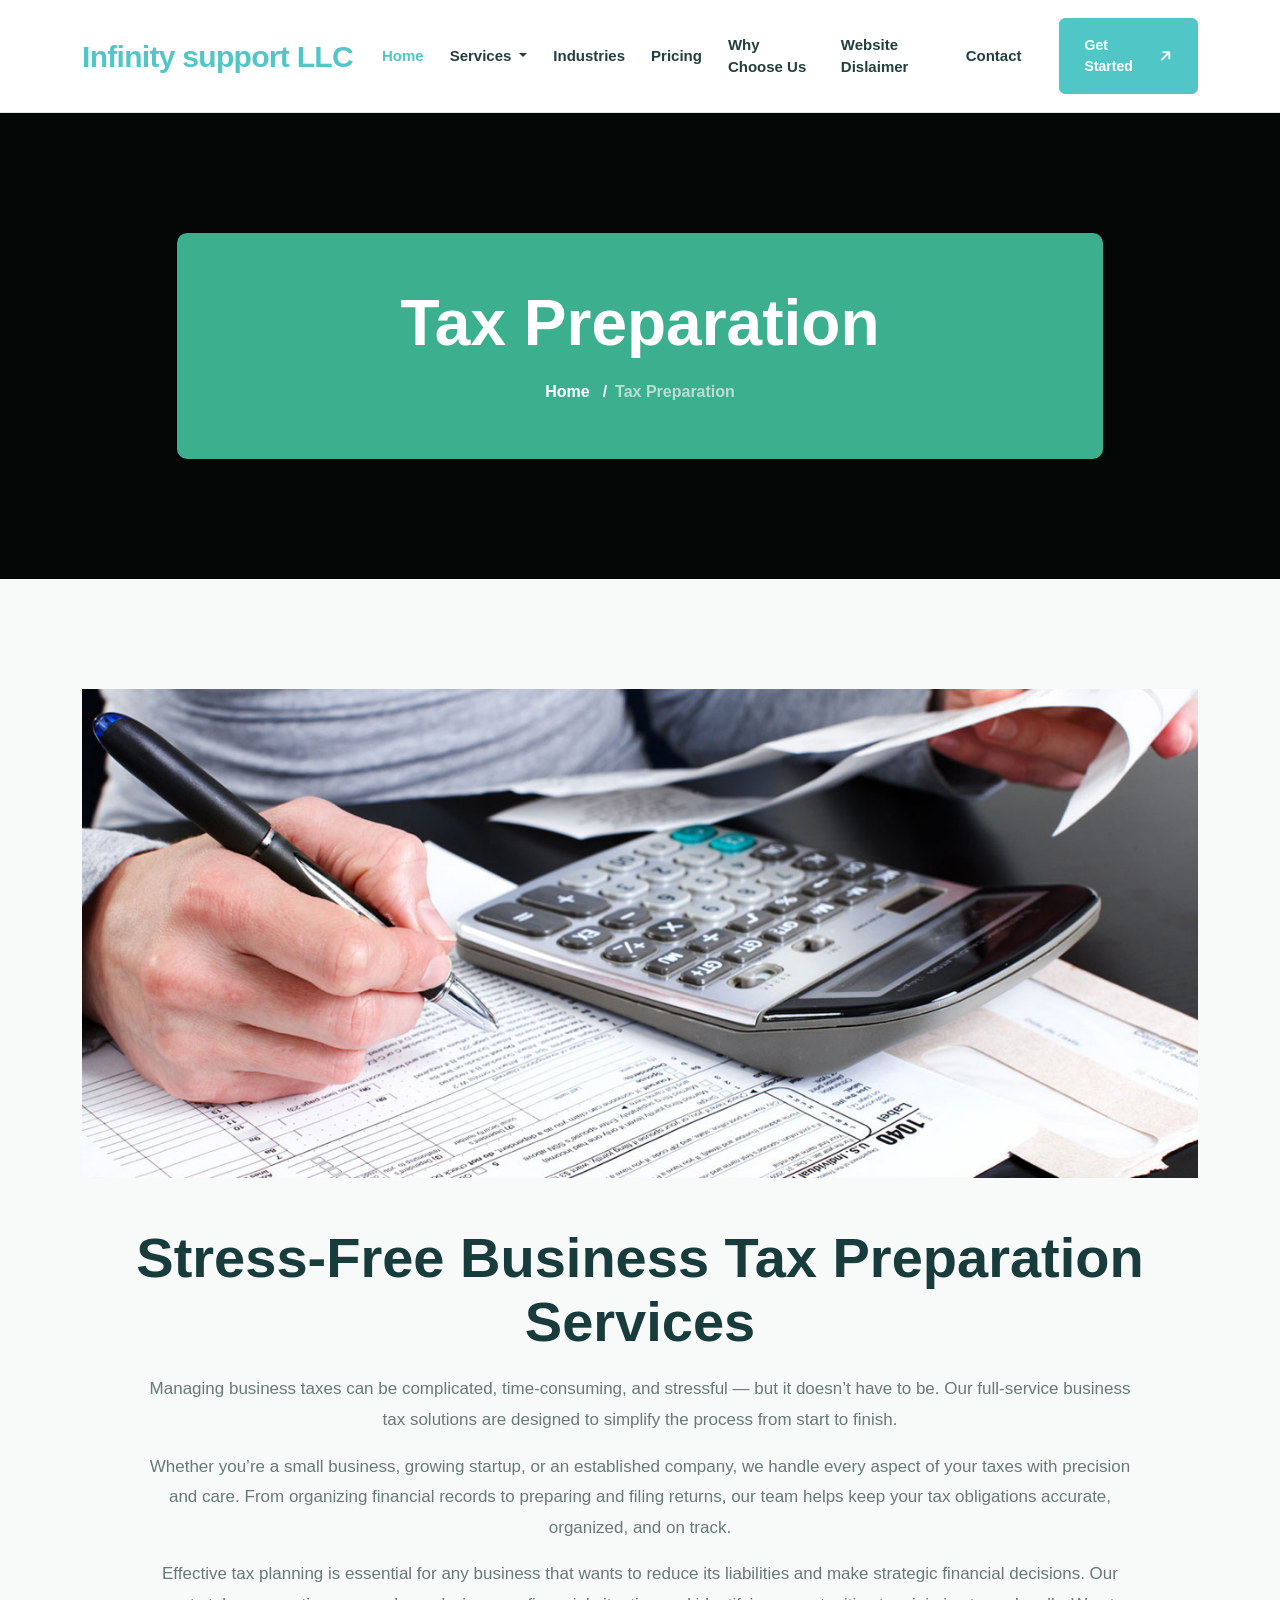
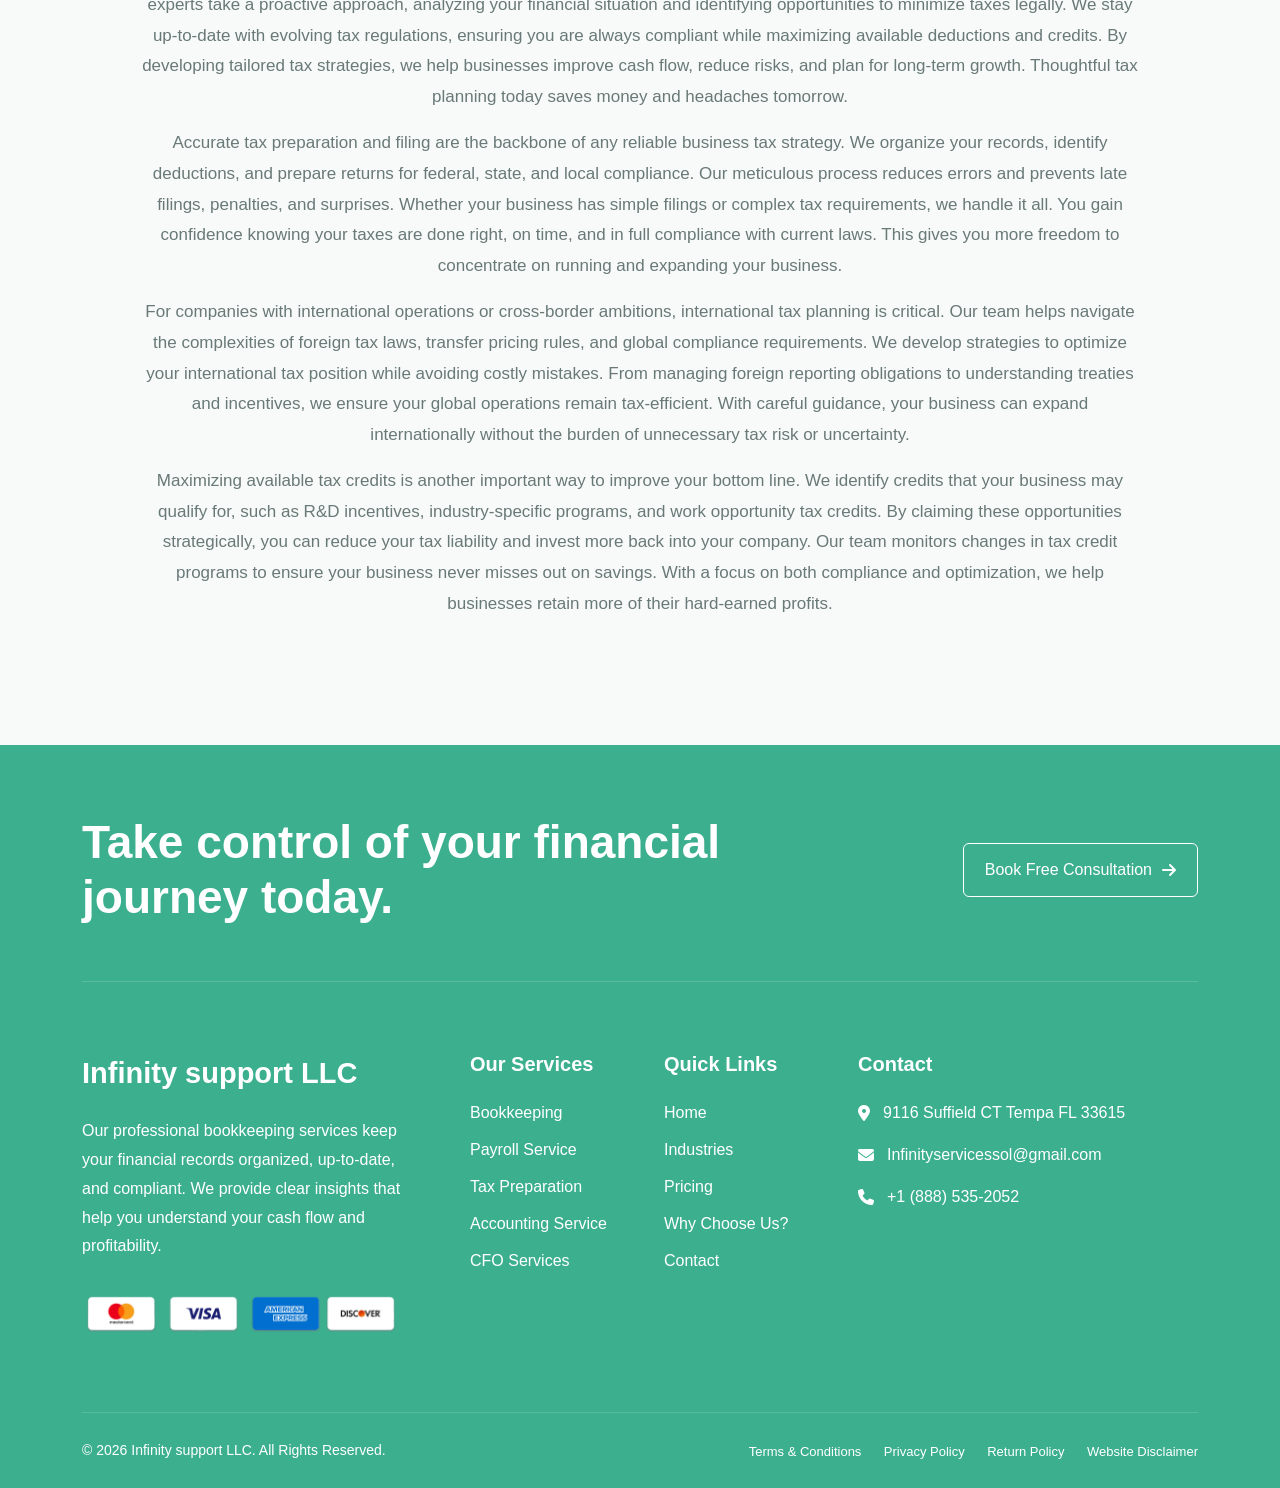
<file: tax-preparation.html>
<!DOCTYPE html>
<html lang="en">

<head>
    <meta charset="UTF-8">
    <meta name="viewport" content="width=device-width, initial-scale=1.0">

    <title>Infinity support LLC</title>

    <!-- Bootstrap -->
    <link href="https://cdn.jsdelivr.net/npm/bootstrap@5.3.3/dist/css/bootstrap.min.css" rel="stylesheet">

    <!-- Font Awesome -->
    <link rel="stylesheet"
        href="https://cdnjs.cloudflare.com/ajax/libs/font-awesome/6.7.2/css/all.min.css">

    <!-- Custom CSS -->
    <link rel="stylesheet" href="style.css">
</head>

<body>


<!-- =====================================================
     NAVBAR
===================================================== -->

<nav class="navbar navbar-expand-lg executive-navbar">
    <div class="container">

        <a class="navbar-brand executive-brand" href="/">
            Infinity support LLC
        </a>

        <button class="navbar-toggler shadow-none border-0"
            type="button"
            data-bs-toggle="collapse"
            data-bs-target="#executiveNavbar"
            aria-controls="executiveNavbar"
            aria-expanded="false"
            aria-label="Toggle navigation">

            <span class="navbar-toggler-icon"></span>

        </button>

        <div class="collapse navbar-collapse" id="executiveNavbar">

            <ul class="navbar-nav ms-auto align-items-lg-center">

                <li class="nav-item">
                    <a class="nav-link active" href="/">Home</a>
                </li>

                <li class="nav-item dropdown">

                    <a class="nav-link dropdown-toggle"
                        href="#"
                        role="button"
                        data-bs-toggle="dropdown"
                        aria-expanded="false">
                        Services
                    </a>

                    <ul class="dropdown-menu">

                        <li>
                            <a class="dropdown-item" href="/bookkeeping.html">Bookkeeping</a>
                        </li>

                        <li>
                            <a class="dropdown-item" href="/payroll-services.html">Payroll Services</a>
                        </li>

                        <li>
                            <a class="dropdown-item" href="/tax-preparation.html">Tax Preparation</a>
                        </li>

                        <li>
                            <a class="dropdown-item" href="/accounting-services.html">Accounting Services</a>
                        </li>

                        <li>
                            <a class="dropdown-item" href="/cfo-services.html">CFO Services</a>
                        </li>

                    </ul>

                </li>

                <li class="nav-item">
                    <a class="nav-link" href="/industries.html">Industries</a>
                </li>

                <li class="nav-item">
                    <a class="nav-link" href="/pricing.html">Pricing</a>
                </li>

                <li class="nav-item">
                    <a class="nav-link" href="/about-us.html">Why Choose Us</a>
                </li>

                <li class="nav-item">
                    <a class="nav-link" href="/disclaimer.html">Website Dislaimer</a>
                </li>

                <li class="nav-item">
                    <a class="nav-link" href="/contact-us.html">Contact</a>
                </li>

            </ul>

            <div class="ms-lg-4 mt-3 mt-lg-0">

                <a href="/contact-us.html" class="executive-btn">
                    Get Started
                    <i class="fa-solid fa-arrow-right"></i>
                </a>

            </div>

        </div>

    </div>
</nav>

 <section class="executive-page-hero"
   >

    <div class="container">

        <div class="row justify-content-center">

            <div class="col-lg-10">

                <div class="executive-page-content text-center">

                    <h1>Tax Preparation</h1>

                    <nav aria-label="breadcrumb">

                        <ol class="breadcrumb justify-content-center mb-0">

                            <li class="breadcrumb-item">
                                <a href="#">Home</a>
                            </li>

                            <li class="breadcrumb-item active" aria-current="page">
                                Tax Preparation
                            </li>

                        </ol>

                    </nav>

                </div>

            </div>

        </div>

    </div>

</section>   

<section class="executive-trust-section">

   <div class="container">

    <!-- Heading -->
    <div class="row justify-content-center">

        <div class="col-xl-12 col-lg-12 text-center">

            <div>
                <img src="./images/tax-1.jpg    "
                    class="img-fluid executive-trust-image"
                    alt="Business Tax Preparation">
            </div>

            <h2 class="executive-section-title mt-5">
                Stress-Free Business Tax Preparation Services
            </h2>

            <p class="executive-section-text">
                Managing business taxes can be complicated, time-consuming,
                and stressful — but it doesn’t have to be. Our full-service
                business tax solutions are designed to simplify the process
                from start to finish.
            </p>

            <p class="executive-section-text">
                Whether you’re a small business, growing startup, or an
                established company, we handle every aspect of your taxes
                with precision and care. From organizing financial records
                to preparing and filing returns, our team helps keep your
                tax obligations accurate, organized, and on track.
            </p>

            <p class="executive-section-text">
                Effective tax planning is essential for any business that wants to reduce its liabilities and make strategic financial decisions. Our experts take a proactive approach, analyzing your financial situation and identifying opportunities to minimize taxes legally. We stay up-to-date with evolving tax regulations, ensuring you are always compliant while maximizing available deductions and credits. By developing tailored tax strategies, we help businesses improve cash flow, reduce risks, and plan for long-term growth. Thoughtful tax planning today saves money and headaches tomorrow.
            </p>
            
            <p class="executive-section-text">
               Accurate tax preparation and filing are the backbone of any reliable business tax strategy. We organize your records, identify deductions, and prepare returns for federal, state, and local compliance. Our meticulous process reduces errors and prevents late filings, penalties, and surprises. Whether your business has simple filings or complex tax requirements, we handle it all. You gain confidence knowing your taxes are done right, on time, and in full compliance with current laws. This gives you more freedom to concentrate on running and expanding your business. 
            </p>

            
            <p class="executive-section-text">
                For companies with international operations or cross-border ambitions, international tax planning is critical. Our team helps navigate the complexities of foreign tax laws, transfer pricing rules, and global compliance requirements. We develop strategies to optimize your international tax position while avoiding costly mistakes. From managing foreign reporting obligations to understanding treaties and incentives, we ensure your global operations remain tax-efficient. With careful guidance, your business can expand internationally without the burden of unnecessary tax risk or uncertainty.
            </p>

            
            <p class="executive-section-text">
                Maximizing available tax credits is another important way to improve your bottom line. We identify credits that your business may qualify for, such as R&D incentives, industry-specific programs, and work opportunity tax credits. By claiming these opportunities strategically, you can reduce your tax liability and invest more back into your company. Our team monitors changes in tax credit programs to ensure your business never misses out on savings. With a focus on both compliance and optimization, we help businesses retain more of their hard-earned profits.


            </p>



        </div>

    </div>


</div>

</section>


<!-- =====================================================
     FOOTER
===================================================== -->

<footer class="executive-footer">

    <div class="container">


        <!-- Footer CTA -->

        <div class="footer-cta">

            <div class="row align-items-center g-4">

                <div class="col-lg-8">

                    <h2>
                        Take control of your financial journey today.
                    </h2>

                </div>

                <div class="col-lg-4 text-lg-end">

                    <a href="/contact-us.html" class="footer-outline-btn">

                        Book Free Consultation

                        <i class="fa-solid fa-arrow-right"></i>

                    </a>

                </div>

            </div>

        </div>



        <!-- Footer Content -->

        <div class="row g-5 footer-main">


            <!-- Company -->

            <div class="col-lg-4">

                <a href="/" class="footer-brand">
                    Infinity support LLC
                </a>

                <p>
                    Our professional bookkeeping services keep your financial
                    records organized, up-to-date, and compliant. We provide
                    clear insights that help you understand your cash flow and
                    profitability.
                </p>

                <img src="./images/we-accept.png"
                    class="img-fluid payment-image"
                    alt="Payment Methods">

            </div>


            <!-- Services -->

            <div class="col-lg-2 col-md-4">

                <h4>Our Services</h4>

                <ul class="footer-links">

                    <li>
                        <a href="/bookkeeping.html">Bookkeeping</a>
                    </li>

                    <li>
                        <a href="/payroll-services.html">Payroll Service</a>
                    </li>

                    <li>
                        <a href="/tax-preparation.html">Tax Preparation</a>
                    </li>

                    <li>
                        <a href="/accounting-services.html">Accounting Service</a>
                    </li>

                    <li>
                        <a href="/cfo-services.html">CFO Services</a>
                    </li>

                </ul>

            </div>


            <!-- Quick Links -->

            <div class="col-lg-2 col-md-4">

                <h4>Quick Links</h4>

                <ul class="footer-links">

                    <li>
                        <a href="/">Home</a>
                    </li>

                    <li>
                        <a href="/industries.html">Industries</a>
                    </li>

                    <li>
                        <a href="/pricing.html">Pricing</a>
                    </li>

                    <li>
                        <a href="/about-us.html">Why Choose Us?</a>
                    </li>

                    <li>
                        <a href="/contact-us.html">Contact</a>
                    </li>

                </ul>

            </div>


            <!-- Contact -->

            <div class="col-lg-4 col-md-4">

                <h4>Contact</h4>

                <ul class="footer-contact">

                    <li>

                        <i class="fa-solid fa-location-dot"></i>

                        <span>
                            9116 Suffield CT  Tempa FL 33615 
                        </span>

                    </li>


                    <li>

                        <i class="fa-solid fa-envelope"></i>

                        <a href="mailto:Infinityservicessol@gmail.com">
                            Infinityservicessol@gmail.com
                        </a>

                    </li>


                    <li>

                        <i class="fa-solid fa-phone"></i>

                        <a href="tel:+18885352052">
                            +1 (888) 535-2052
                        </a>

                    </li>

                </ul>

            </div>

        </div>


        <!-- Copyright -->

        <div class="footer-bottom">

            <div class="row align-items-center g-3">

                <div class="col-md-5">

                    <p class="mb-0">
                        © 2026 Infinity support LLC. All Rights Reserved.
                    </p>

                </div>


                <div class="col-md-7">

                    <div class="footer-policy-links text-md-end">

                        <a href="/terms.html">Terms & Conditions</a>

                        <a href="/privacy.html">Privacy Policy</a>

                        <a href="/return.html">Return Policy</a>

                        <a href="/disclaimer.html">Website Disclaimer</a>

                    </div>

                </div>

            </div>

        </div>


    </div>

</footer>


<!-- Bootstrap JS -->

<script src="https://cdn.jsdelivr.net/npm/bootstrap@5.3.3/dist/js/bootstrap.bundle.min.js"></script>


</body>
</html>
</file>
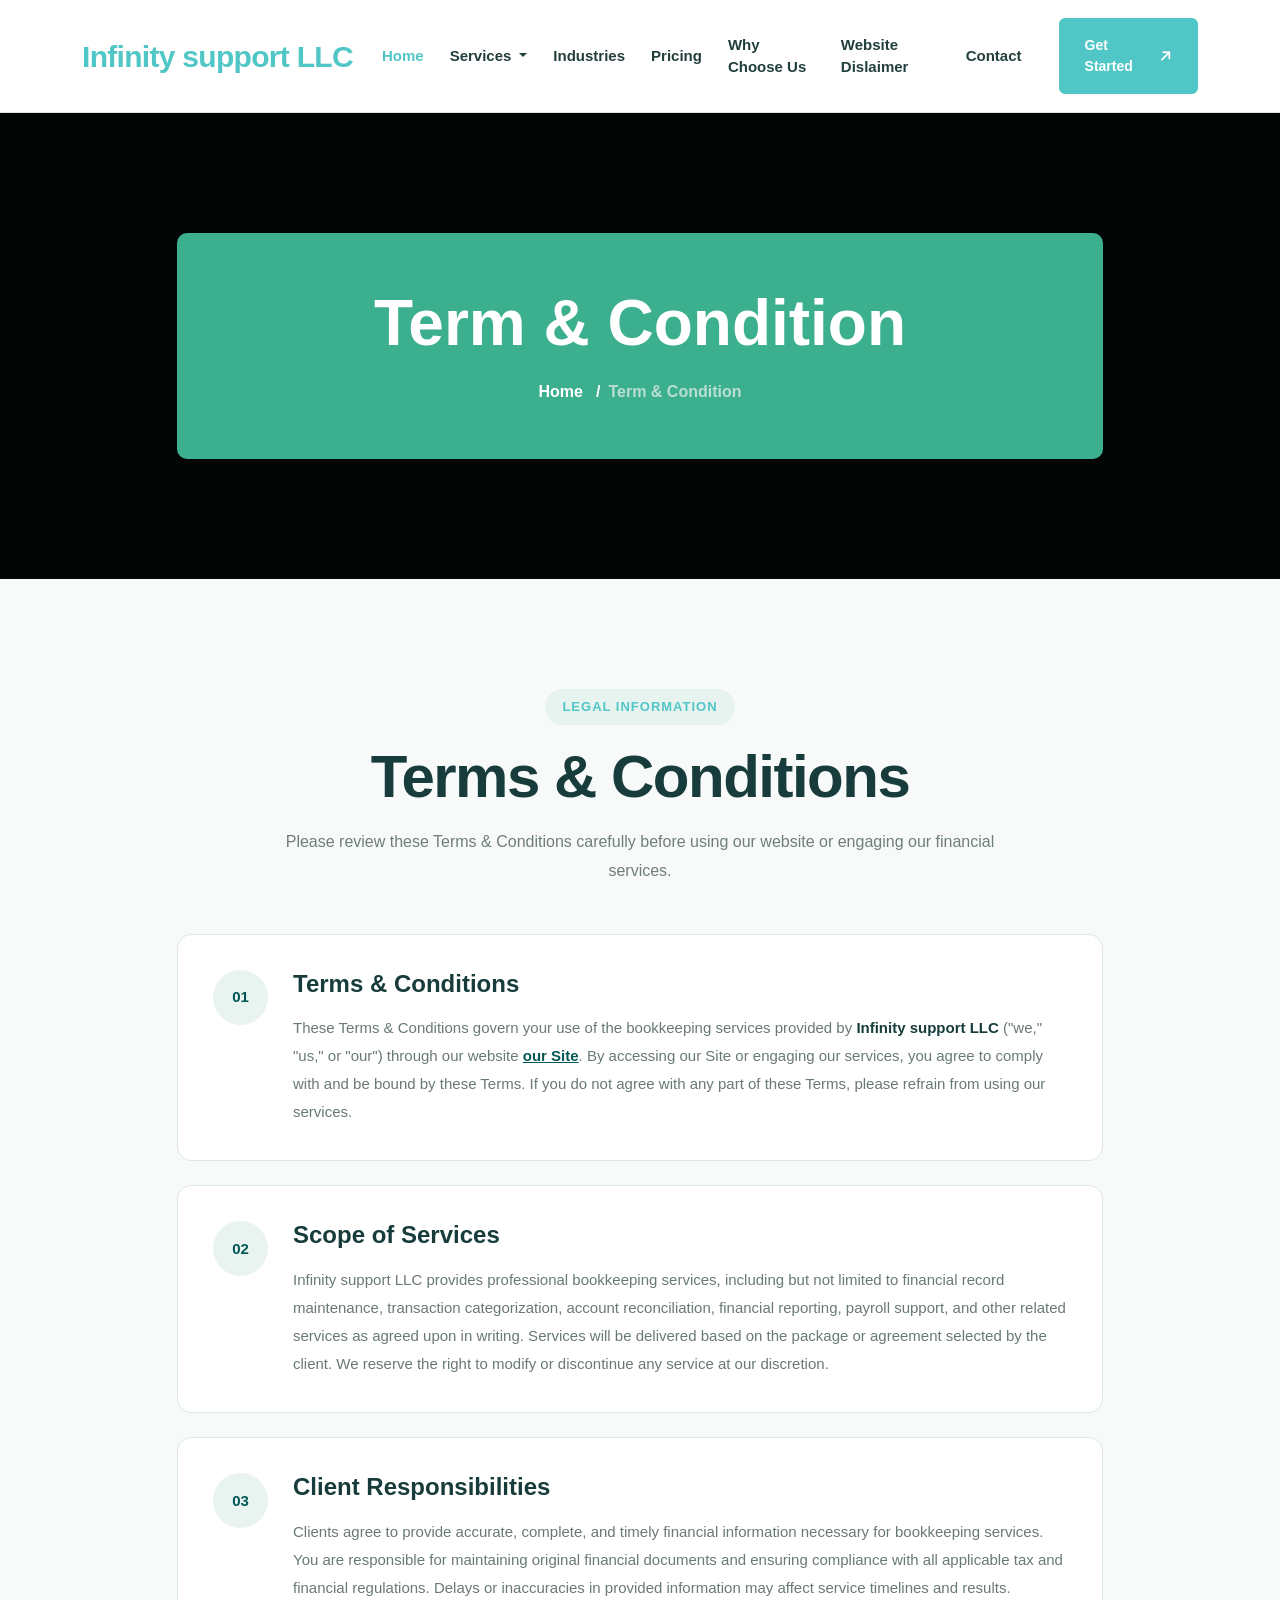
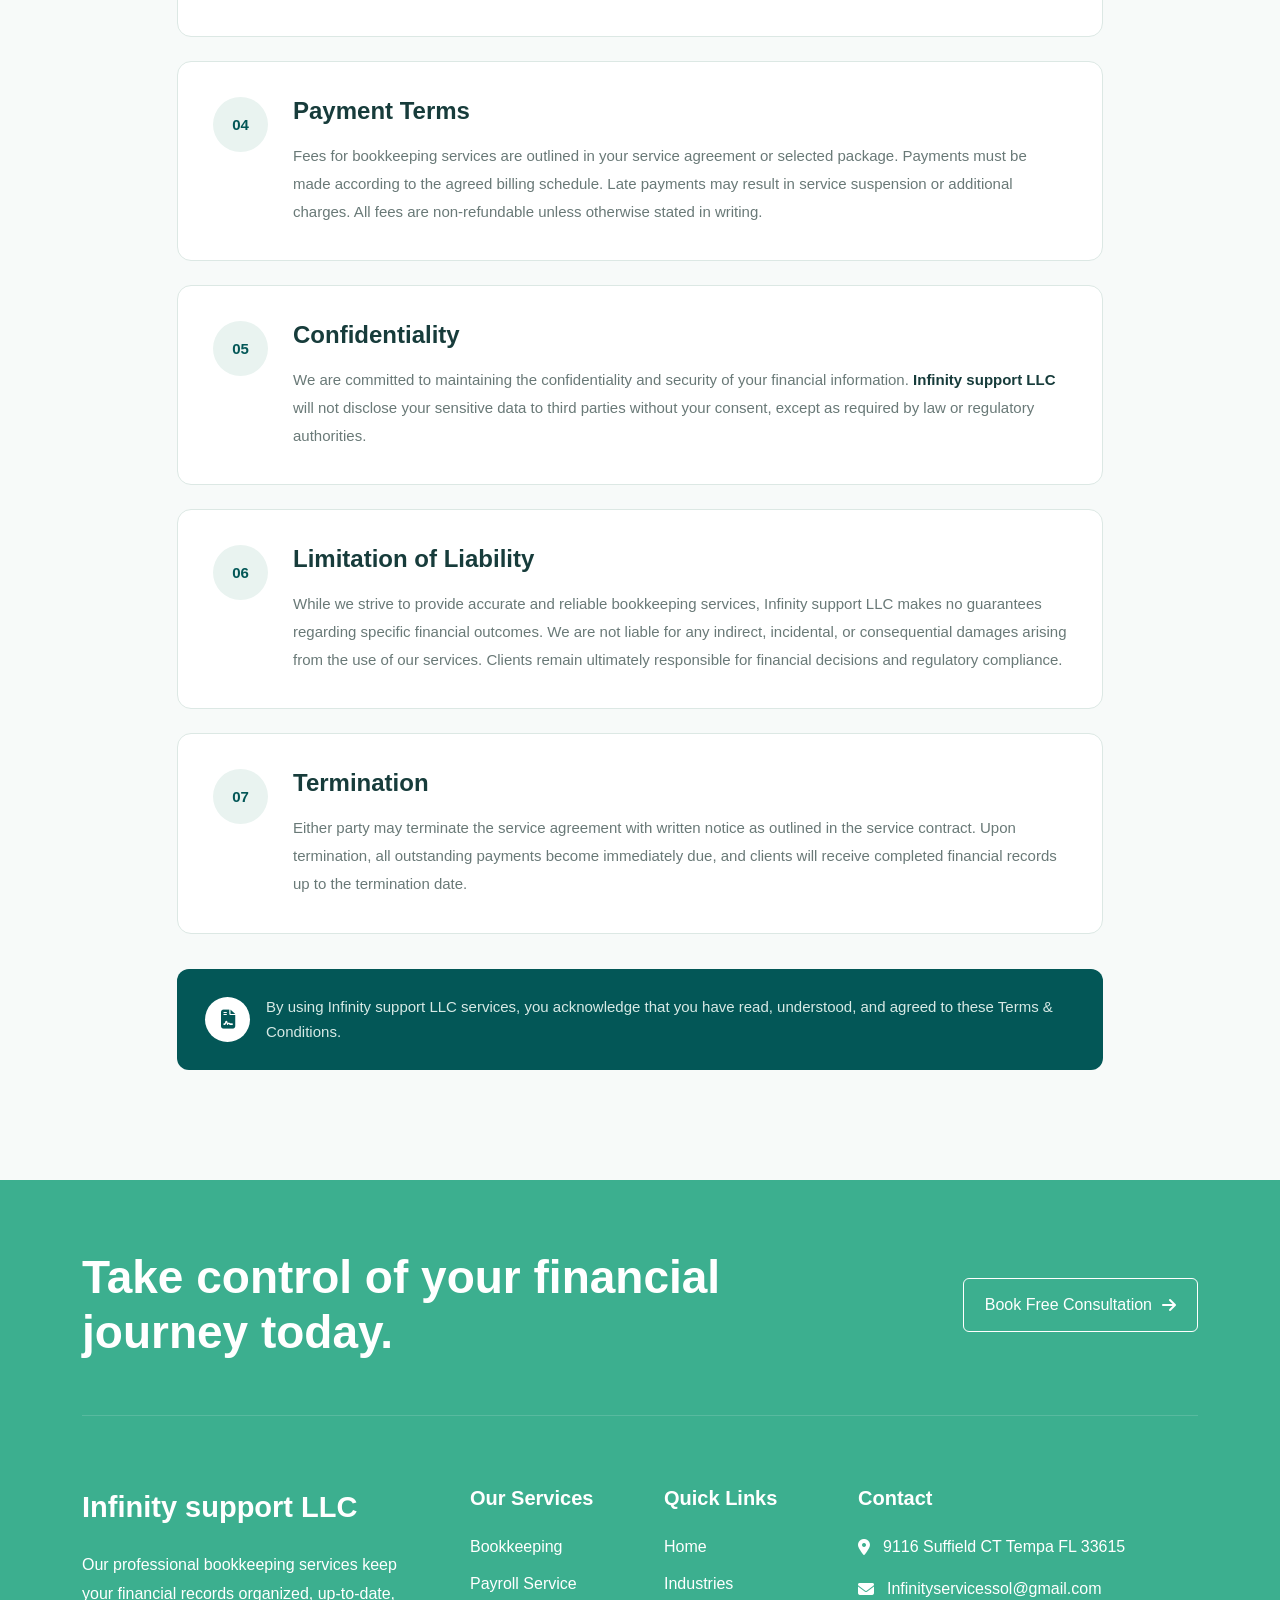
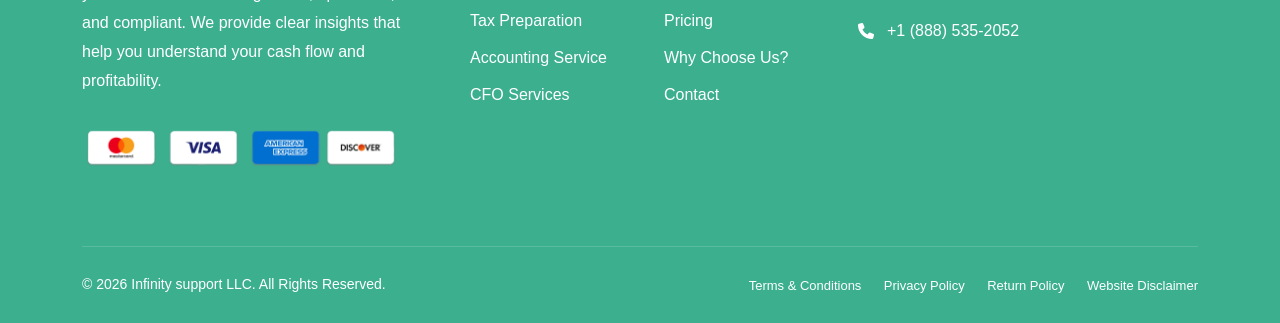
<file: terms.html>
<!DOCTYPE html>
<html lang="en">

<head>
    <meta charset="UTF-8">
    <meta name="viewport" content="width=device-width, initial-scale=1.0">

    <title>Infinity support LLC</title>

    <!-- Bootstrap -->
    <link href="https://cdn.jsdelivr.net/npm/bootstrap@5.3.3/dist/css/bootstrap.min.css" rel="stylesheet">

    <!-- Font Awesome -->
    <link rel="stylesheet"
        href="https://cdnjs.cloudflare.com/ajax/libs/font-awesome/6.7.2/css/all.min.css">

    <!-- Custom CSS -->
    <link rel="stylesheet" href="style.css">
</head>

<body>


<!-- =====================================================
     NAVBAR
===================================================== -->

<nav class="navbar navbar-expand-lg executive-navbar">
    <div class="container">

        <a class="navbar-brand executive-brand" href="/">
            Infinity support LLC
        </a>

        <button class="navbar-toggler shadow-none border-0"
            type="button"
            data-bs-toggle="collapse"
            data-bs-target="#executiveNavbar"
            aria-controls="executiveNavbar"
            aria-expanded="false"
            aria-label="Toggle navigation">

            <span class="navbar-toggler-icon"></span>

        </button>

        <div class="collapse navbar-collapse" id="executiveNavbar">

            <ul class="navbar-nav ms-auto align-items-lg-center">

                <li class="nav-item">
                    <a class="nav-link active" href="/">Home</a>
                </li>

                <li class="nav-item dropdown">

                    <a class="nav-link dropdown-toggle"
                        href="#"
                        role="button"
                        data-bs-toggle="dropdown"
                        aria-expanded="false">
                        Services
                    </a>

                    <ul class="dropdown-menu">

                        <li>
                            <a class="dropdown-item" href="/bookkeeping.html">Bookkeeping</a>
                        </li>

                        <li>
                            <a class="dropdown-item" href="/payroll-services.html">Payroll Services</a>
                        </li>

                        <li>
                            <a class="dropdown-item" href="/tax-preparation.html">Tax Preparation</a>
                        </li>

                        <li>
                            <a class="dropdown-item" href="/accounting-services.html">Accounting Services</a>
                        </li>

                        <li>
                            <a class="dropdown-item" href="/cfo-services.html">CFO Services</a>
                        </li>

                    </ul>

                </li>

                <li class="nav-item">
                    <a class="nav-link" href="/industries.html">Industries</a>
                </li>

                <li class="nav-item">
                    <a class="nav-link" href="/pricing.html">Pricing</a>
                </li>

                <li class="nav-item">
                    <a class="nav-link" href="/about-us.html">Why Choose Us</a>
                </li>

                <li class="nav-item">
                    <a class="nav-link" href="/disclaimer.html">Website Dislaimer</a>
                </li>

                <li class="nav-item">
                    <a class="nav-link" href="/contact-us.html">Contact</a>
                </li>

            </ul>

            <div class="ms-lg-4 mt-3 mt-lg-0">

                <a href="/contact-us.html" class="executive-btn">
                    Get Started
                    <i class="fa-solid fa-arrow-right"></i>
                </a>

            </div>

        </div>

    </div>
</nav>

 <section class="executive-page-hero"
   >

    <div class="container">

        <div class="row justify-content-center">

            <div class="col-lg-10">

                <div class="executive-page-content text-center">

                    <h1>Term & Condition</h1>

                    <nav aria-label="breadcrumb">

                        <ol class="breadcrumb justify-content-center mb-0">

                            <li class="breadcrumb-item">
                                <a href="#">Home</a>
                            </li>

                            <li class="breadcrumb-item active" aria-current="page">
                                Term & Condition
                            </li>

                        </ol>

                    </nav>

                </div>

            </div>

        </div>

    </div>

</section>   

<!-- =========================================
     TERMS & CONDITIONS SECTION
========================================== -->
<section class="es-disclaimer-section">

    <div class="container">

        <!-- Heading -->
        <div class="row justify-content-center">
            <div class="col-xl-9 col-lg-10 text-center">

                <span class="section-subtitle">
                    Legal Information
                </span>

                <h2 class="es-disclaimer-main-title">
                    Terms &amp; Conditions
                </h2>

                <p class="es-disclaimer-intro">
                    Please review these Terms &amp; Conditions carefully before
                    using our website or engaging our financial services.
                </p>

            </div>
        </div>


        <div class="row justify-content-center mt-5">

            <div class="col-xl-10 col-lg-11">


                <!-- 01 -->
                <div class="es-disclaimer-card">

                    <div class="es-disclaimer-number">
                        01
                    </div>

                    <div class="es-disclaimer-content">

                        <h3>
                            Terms &amp; Conditions
                        </h3>

                        <p class="mb-0">
                            These Terms &amp; Conditions govern your use of the
                            bookkeeping services provided by
                            <strong>Infinity support LLC</strong>
                            ("we," "us," or "our") through our website
                            <a href="#">our Site</a>.
                            By accessing our Site or engaging our services, you
                            agree to comply with and be bound by these Terms.
                            If you do not agree with any part of these Terms,
                            please refrain from using our services.
                        </p>

                    </div>

                </div>


                <!-- 02 -->
                <div class="es-disclaimer-card">

                    <div class="es-disclaimer-number">
                        02
                    </div>

                    <div class="es-disclaimer-content">

                        <h3>
                            Scope of Services
                        </h3>

                        <p class="mb-0">
                            Infinity support LLC provides professional bookkeeping
                            services, including but not limited to financial
                            record maintenance, transaction categorization,
                            account reconciliation, financial reporting, payroll
                            support, and other related services as agreed upon
                            in writing. Services will be delivered based on the
                            package or agreement selected by the client.
                            We reserve the right to modify or discontinue any
                            service at our discretion.
                        </p>

                    </div>

                </div>


                <!-- 03 -->
                <div class="es-disclaimer-card">

                    <div class="es-disclaimer-number">
                        03
                    </div>

                    <div class="es-disclaimer-content">

                        <h3>
                            Client Responsibilities
                        </h3>

                        <p class="mb-0">
                            Clients agree to provide accurate, complete, and
                            timely financial information necessary for
                            bookkeeping services. You are responsible for
                            maintaining original financial documents and
                            ensuring compliance with all applicable tax and
                            financial regulations. Delays or inaccuracies in
                            provided information may affect service timelines
                            and results.
                        </p>

                    </div>

                </div>


                <!-- 04 -->
                <div class="es-disclaimer-card">

                    <div class="es-disclaimer-number">
                        04
                    </div>

                    <div class="es-disclaimer-content">

                        <h3>
                            Payment Terms
                        </h3>

                        <p class="mb-0">
                            Fees for bookkeeping services are outlined in your
                            service agreement or selected package. Payments must
                            be made according to the agreed billing schedule.
                            Late payments may result in service suspension or
                            additional charges. All fees are non-refundable
                            unless otherwise stated in writing.
                        </p>

                    </div>

                </div>


                <!-- 05 -->
                <div class="es-disclaimer-card">

                    <div class="es-disclaimer-number">
                        05
                    </div>

                    <div class="es-disclaimer-content">

                        <h3>
                            Confidentiality
                        </h3>

                        <p class="mb-0">
                            We are committed to maintaining the confidentiality
                            and security of your financial information.
                            <strong>Infinity support LLC</strong>
                            will not disclose your sensitive data to third
                            parties without your consent, except as required by
                            law or regulatory authorities.
                        </p>

                    </div>

                </div>


                <!-- 06 -->
                <div class="es-disclaimer-card">

                    <div class="es-disclaimer-number">
                        06
                    </div>

                    <div class="es-disclaimer-content">

                        <h3>
                            Limitation of Liability
                        </h3>

                        <p class="mb-0">
                            While we strive to provide accurate and reliable
                            bookkeeping services, Infinity support LLC makes no
                            guarantees regarding specific financial outcomes.
                            We are not liable for any indirect, incidental, or
                            consequential damages arising from the use of our
                            services. Clients remain ultimately responsible for
                            financial decisions and regulatory compliance.
                        </p>

                    </div>

                </div>


                <!-- 07 -->
                <div class="es-disclaimer-card">

                    <div class="es-disclaimer-number">
                        07
                    </div>

                    <div class="es-disclaimer-content">

                        <h3>
                            Termination
                        </h3>

                        <p class="mb-0">
                            Either party may terminate the service agreement
                            with written notice as outlined in the service
                            contract. Upon termination, all outstanding payments
                            become immediately due, and clients will receive
                            completed financial records up to the termination
                            date.
                        </p>

                    </div>

                </div>


                <!-- Bottom Note -->
                <div class="es-disclaimer-note">

                    <div class="es-disclaimer-note-icon">
                        <i class="fa-solid fa-file-contract"></i>
                    </div>

                    <p class="mb-0">
                        By using Infinity support LLC services, you acknowledge
                        that you have read, understood, and agreed to these
                        Terms &amp; Conditions.
                    </p>

                </div>

            </div>

        </div>

    </div>

</section>


<!-- =====================================================
     FOOTER
===================================================== -->

<footer class="executive-footer">

    <div class="container">


        <!-- Footer CTA -->

        <div class="footer-cta">

            <div class="row align-items-center g-4">

                <div class="col-lg-8">

                    <h2>
                        Take control of your financial journey today.
                    </h2>

                </div>

                <div class="col-lg-4 text-lg-end">

                    <a href="/contact-us.html" class="footer-outline-btn">

                        Book Free Consultation

                        <i class="fa-solid fa-arrow-right"></i>

                    </a>

                </div>

            </div>

        </div>



        <!-- Footer Content -->

        <div class="row g-5 footer-main">


            <!-- Company -->

            <div class="col-lg-4">

                <a href="/" class="footer-brand">
                    Infinity support LLC
                </a>

                <p>
                    Our professional bookkeeping services keep your financial
                    records organized, up-to-date, and compliant. We provide
                    clear insights that help you understand your cash flow and
                    profitability.
                </p>

                <img src="./images/we-accept.png"
                    class="img-fluid payment-image"
                    alt="Payment Methods">

            </div>


            <!-- Services -->

            <div class="col-lg-2 col-md-4">

                <h4>Our Services</h4>

                <ul class="footer-links">

                    <li>
                        <a href="/bookkeeping.html">Bookkeeping</a>
                    </li>

                    <li>
                        <a href="/payroll-services.html">Payroll Service</a>
                    </li>

                    <li>
                        <a href="/tax-preparation.html">Tax Preparation</a>
                    </li>

                    <li>
                        <a href="/accounting-services.html">Accounting Service</a>
                    </li>

                    <li>
                        <a href="/cfo-services.html">CFO Services</a>
                    </li>

                </ul>

            </div>


            <!-- Quick Links -->

            <div class="col-lg-2 col-md-4">

                <h4>Quick Links</h4>

                <ul class="footer-links">

                    <li>
                        <a href="/">Home</a>
                    </li>

                    <li>
                        <a href="/industries.html">Industries</a>
                    </li>

                    <li>
                        <a href="/pricing.html">Pricing</a>
                    </li>

                    <li>
                        <a href="/about-us.html">Why Choose Us?</a>
                    </li>

                    <li>
                        <a href="/contact-us.html">Contact</a>
                    </li>

                </ul>

            </div>


            <!-- Contact -->

            <div class="col-lg-4 col-md-4">

                <h4>Contact</h4>

                <ul class="footer-contact">

                    <li>

                        <i class="fa-solid fa-location-dot"></i>

                        <span>
                            9116 Suffield CT  Tempa FL 33615 
                        </span>

                    </li>


                    <li>

                        <i class="fa-solid fa-envelope"></i>

                        <a href="mailto:Infinityservicessol@gmail.com">
                            Infinityservicessol@gmail.com
                        </a>

                    </li>


                    <li>

                        <i class="fa-solid fa-phone"></i>

                        <a href="tel:+18885352052">
                            +1 (888) 535-2052
                        </a>

                    </li>

                </ul>

            </div>

        </div>


        <!-- Copyright -->

        <div class="footer-bottom">

            <div class="row align-items-center g-3">

                <div class="col-md-5">

                    <p class="mb-0">
                        © 2026 Infinity support LLC. All Rights Reserved.
                    </p>

                </div>


                <div class="col-md-7">

                    <div class="footer-policy-links text-md-end">

                        <a href="/terms.html">Terms & Conditions</a>

                        <a href="/privacy.html">Privacy Policy</a>

                        <a href="/return.html">Return Policy</a>

                        <a href="/disclaimer.html">Website Disclaimer</a>

                    </div>

                </div>

            </div>

        </div>


    </div>

</footer>


<!-- Bootstrap JS -->

<script src="https://cdn.jsdelivr.net/npm/bootstrap@5.3.3/dist/js/bootstrap.bundle.min.js"></script>


</body>
</html>
</file>
<file: style.css>
/* =====================================================
   GLOBAL
===================================================== */

* {
    margin: 0;
    padding: 0;
    box-sizing: border-box;
}

body {
    font-family: Arial, Helvetica, sans-serif;
    color: #183c3b;
    background: #ffffff;
}

a {
    text-decoration: none;
}

img {
    max-width: 100%;
}

:root {
    --primary: #51c6c6;
    --primary-dark: #3caf8f;
    --primary-light: #08110f;
    --secondary: #4deca5;
    --text: #0a1111;
    --paragraph: #2c2f2f;
    --white: #ffffff;
    --border: #dce8e4;
}


/* =====================================================
   NAVBAR
===================================================== */

.executive-navbar {
    background: #ffffff;
    padding: 18px 0;
    border-bottom: 1px solid var(--border);
}

.executive-brand {
    color: var(--primary) !important;
    font-size: clamp(22px, 2.5vw, 30px);
    font-weight: 800;
    letter-spacing: -0.7px;
}

.executive-navbar .nav-link {
    color: #223f3d;
    font-size: 15px;
    font-weight: 600;
    padding: 12px 13px !important;
    transition: 0.3s ease;
}

.executive-navbar .nav-link:hover,
.executive-navbar .nav-link.active {
    color: var(--primary);
}

.executive-navbar .dropdown-menu {
    border: 1px solid var(--border);
    border-radius: 10px;
    padding: 8px;
    box-shadow: 0 15px 40px rgba(3, 87, 87, 0.08);
}

.executive-navbar .dropdown-item {
    padding: 10px 15px;
    color: var(--text);
    border-radius: 6px;
    font-weight: 500;
}

.executive-navbar .dropdown-item:hover {
    color: var(--primary);
    background: var(--primary-light);
}

.executive-navbar .navbar-toggler {
    background: #edf6f4;
    padding: 8px 11px;
}


/* =====================================================
   COMMON BUTTON
===================================================== */
/* =====================================================
   INNER PAGE HERO / BREADCRUMB
===================================================== */

.executive-page-hero {
    background-size: cover;
    background-repeat: no-repeat;
    background-position: center;
    background-color: #040505;
    padding: 120px 0;
}

.executive-page-content {
    background: #3caf8f;
    padding: 55px 30px;
    border-radius: 10px;
}

.executive-page-content h1 {
    color: #ffffff;
    font-size: clamp(42px, 5vw, 68px);
    line-height: 1.1;
    font-weight: 800;
    margin-bottom: 22px;
}

.executive-page-content .breadcrumb {
    gap: 5px;
}

.executive-page-content .breadcrumb-item {
    color: #d6e8e4;
    font-size: 16px;
    font-weight: 600;
}

.executive-page-content .breadcrumb-item a {
    color: #ffffff;
    transition: 0.3s ease;
}

.executive-page-content .breadcrumb-item a:hover {
    color: #b9ded2;
}

.executive-page-content .breadcrumb-item.active {
    color: #b9ded2;
}

.executive-page-content .breadcrumb-item + .breadcrumb-item::before {
    color: #ffffff;
}

.executive-btn {
    display: inline-flex;
    align-items: center;
    justify-content: center;
    gap: 12px;
    background: var(--primary);
    color: #ffffff;
    border: 1px solid var(--primary);
    padding: 16px 25px;
    border-radius: 6px;
    font-size: 14px;
    font-weight: 700;
    transition: 0.3s ease;
}

.executive-btn:hover {
    background: var(--primary-dark);
    color: #ffffff;
    border-color: var(--primary-dark);
}

.executive-btn i {
    transform: rotate(-45deg);
}


/* =====================================================
   SUBTITLE
===================================================== */

.section-subtitle {
    display: inline-block;
    color: var(--primary);
    background: #e7f3ef;
    padding: 8px 17px;
    border-radius: 50px;
    text-transform: uppercase;
    font-size: 13px;
    font-weight: 700;
    letter-spacing: 1px;
    margin-bottom: 18px;
}

.light-subtitle {
    background: rgba(255, 255, 255, 0.12);
    color: #ffffff;
}


/* =====================================================
   HERO
===================================================== */

.executive-hero {
    background: #edf4f1;
    padding: clamp(60px, 8vw, 115px) 0;
}

.hero-content h1 {
    color: var(--text);
    font-size: clamp(44px, 6vw, 76px);
    line-height: 1.04;
    font-weight: 800;
    letter-spacing: -2px;
    margin-bottom: 25px;
}

.hero-content p {
    max-width: 670px;
    color: var(--paragraph);
    font-size: 17px;
    line-height: 1.8;
    margin-bottom: 32px;
}

.hero-image-box {
    background: #dcebe5;
    border-radius: 220px 220px 18px 18px;
    padding: 18px;
}

.hero-image-box img {
    width: 100%;
    height: 560px;
    object-fit: cover;
    border-radius: 210px 210px 12px 12px;
}


/* =====================================================
   SERVICES
===================================================== */

.executive-services {
    padding-top: 90px;
    background: #ffffff;
}

.service-card {
    padding: 35px 28px;
    background: #ffffff;
    border: 1px solid var(--border);
    border-radius: 12px;
    transition: 0.3s ease;
}

.service-card:hover {
    background: var(--primary);
    border-color: var(--primary);
    transform: translateY(-7px);
}

.service-icon {
    margin-bottom: 25px;
}

.service-icon img {
    width: 64px;
    height: 64px;
    object-fit: contain;
}

.service-card h4 {
    margin-bottom: 15px;
}

.service-card h4 a {
    color: var(--text);
    font-size: 22px;
    font-weight: 700;
}

.service-card p {
    color: var(--paragraph);
    line-height: 1.75;
    margin-bottom: 20px;
}

.service-link {
    color: var(--primary);
    font-weight: 700;
    font-size: 14px;
}

.service-link i {
    margin-left: 7px;
}

.service-card:hover h4 a,
.service-card:hover p,
.service-card:hover .service-link {
    color: #ffffff;
}

.customer-message {
    padding: 45px 0;
}

.customer-message p {
    color: var(--paragraph);
    font-size: 16px;
}

.customer-message strong {
    color: var(--text);
}

.customer-message a {
    color: var(--primary);
    font-weight: 700;
    text-decoration: underline;
}


/* =====================================================
   BUSINESS STRIP
===================================================== */

.business-strip {
    background: var(--primary);
    padding: 42px 0;
}

.business-strip h2 {
    color: #ffffff;
    font-weight: 700;
    font-size: clamp(27px, 3vw, 40px);
}

.business-strip h5 {
    color: #d8ebe5;
    line-height: 1.6;
}

.business-strip h5 span {
    display: block;
    color: #ffffff;
    font-weight: 700;
}


/* =====================================================
   ABOUT
===================================================== */

.executive-about {
    padding: clamp(70px, 9vw, 120px) 0;
}

.about-image {
    background: #edf4f1;
    padding: 15px;
    border-radius: 12px;
}

.about-image img {
    width: 100%;
    min-height: 530px;
    object-fit: cover;
    border-radius: 9px;
}

.about-content h2 {
    color: var(--text);
    font-size: clamp(38px, 4.5vw, 58px);
    line-height: 1.12;
    font-weight: 800;
    margin-bottom: 25px;
}

.about-content h2 span {
    color: var(--primary);
}

.about-content p {
    color: var(--paragraph);
    line-height: 1.8;
    font-size: 16px;
}

.about-check {
    display: flex;
    align-items: center;
    gap: 10px;
    color: var(--text);
    font-weight: 600;
}

.about-check i {
    color: var(--primary);
    font-size: 19px;
}


/* =====================================================
   WHO WE WORK WITH
===================================================== */

.work-with-section {
    background: var(--primary);
    padding: clamp(70px, 8vw, 110px) 0;
}

.work-with-section h2 {
    color: #ffffff;
    font-size: clamp(40px, 5vw, 58px);
    font-weight: 800;
}

.work-intro {
    color: #cfe2de;
    font-size: 17px;
    line-height: 1.8;
}

.work-card {
    background: #ffffff;
    padding: 35px;
    border-radius: 10px;
    transition: 0.3s ease;
}

.work-card:hover {
    transform: translateY(-6px);
}

.work-card img {
    width: 72px;
    height: 72px;
    object-fit: contain;
    margin-bottom: 25px;
}

.work-card h4 {
    color: var(--text);
    font-weight: 700;
    font-size: 23px;
    margin-bottom: 15px;
}

.work-card p {
    color: var(--paragraph);
    line-height: 1.75;
    margin-bottom: 0;
}


/* =====================================================
   PROCESS
===================================================== */

.process-section {
    padding: clamp(70px, 8vw, 110px) 0;
    background: #ffffff;
}

.process-section h2 {
    color: var(--text);
    font-size: clamp(38px, 4.5vw, 56px);
    font-weight: 800;
    line-height: 1.1;
}

.process-intro {
    color: var(--paragraph);
    line-height: 1.8;
    font-size: 17px;
}

.process-card {
    background: #f1f6f4;
    padding: 35px 28px;
    border-bottom: 4px solid transparent;
    transition: 0.3s ease;
}

.process-card:hover {
    border-color: var(--primary);
    transform: translateY(-5px);
}

.process-number {
    display: block;
    color: var(--primary);
    font-size: 35px;
    font-weight: 800;
    margin-bottom: 22px;
}

.process-card h4 {
    color: var(--text);
    font-size: 21px;
    font-weight: 700;
    margin-bottom: 15px;
}

.process-card p {
    color: var(--paragraph);
    line-height: 1.7;
    margin: 0;
}


/* =====================================================
   WHY DIFFERENT
===================================================== */

.different-section {
    background:
        linear-gradient(
            rgba(3, 72, 72, 0.92),
            rgba(3, 72, 72, 0.92)
        ),
        url("./images/home-about.jpg");

    background-size: cover;
    background-repeat: no-repeat;
    background-position: center;

    padding: clamp(75px, 9vw, 120px) 0;
}

.different-section h2 {
    color: #ffffff;
    font-size: clamp(40px, 5vw, 60px);
    font-weight: 800;
    margin-bottom: 35px;
}

.different-item {
    display: flex;
    gap: 18px;
    padding: 22px;
    background: rgba(255, 255, 255, 0.08);
    border: 1px solid rgba(255, 255, 255, 0.15);
    border-radius: 10px;
    height: 100%;
}

.different-icon {
    flex: 0 0 45px;
    width: 45px;
    height: 45px;
    display: flex;
    align-items: center;
    justify-content: center;
    background: #ffffff;
    color: var(--primary);
    border-radius: 50%;
}

.different-item h4 {
    color: #ffffff;
    font-size: 20px;
    margin-bottom: 10px;
}

.different-item p {
    color: #d0e3df;
    line-height: 1.7;
    margin: 0;
}


/* =====================================================
   TESTIMONIALS
===================================================== */

.testimonial-section {
    padding: clamp(70px, 8vw, 110px) 0;
    background: #f5f8f7;
}

.testimonial-section h2 {
    color: var(--text);
    font-size: clamp(38px, 4.5vw, 58px);
    font-weight: 800;
}

.testimonial-card {
    background: #ffffff;
    padding: 38px;
    border: 1px solid var(--border);
    border-radius: 12px;
}

.quote-icon {
    color: var(--primary);
    font-size: 38px;
    margin-bottom: 20px;
}

.testimonial-card p {
    color: var(--paragraph);
    font-size: 18px;
    line-height: 1.8;
}

.testimonial-card h5 {
    color: var(--text);
    font-weight: 700;
    margin-top: 25px;
    margin-bottom: 5px;
}

.testimonial-card span {
    color: var(--primary);
    font-size: 14px;
}

.testimonial-controls {
    display: flex;
    gap: 10px;
    margin-top: 30px;
}

.testimonial-controls button {
    width: 48px;
    height: 48px;
    border: 1px solid var(--primary);
    background: transparent;
    color: var(--primary);
    border-radius: 50%;
    transition: 0.3s;
}

.testimonial-controls button:hover {
    background: var(--primary);
    color: #ffffff;
}


/* =====================================================
   FOOTER
===================================================== */

.executive-footer {
    background: #3caf8f;
    color: #ffffff;
    padding-top: 70px;
}

.footer-cta {
    padding-bottom: 55px;
    border-bottom: 1px solid rgba(255, 255, 255, 0.14);
}

.footer-cta h2 {
    color: #ffffff;
    font-size: clamp(30px, 4vw, 46px);
    font-weight: 700;
    margin: 0;
}

.footer-outline-btn {
    display: inline-flex;
    align-items: center;
    gap: 10px;
    color: #ffffff;
    border: 1px solid #ffffff;
    padding: 14px 21px;
    border-radius: 6px;
    transition: 0.3s;
}

.footer-outline-btn:hover {
    background: #ffffff;
    color: var(--primary);
}

.footer-main {
    padding: 70px 0;
}

.footer-brand {
    display: inline-block;
    color: #ffffff;
    font-size: 29px;
    font-weight: 800;
    margin-bottom: 22px;
}

.footer-brand:hover {
    color: #ffffff;
}

.executive-footer p {
    color: #fff;
    line-height: 1.8;
}

.payment-image {
    max-width: 320px;
    margin-top: 10px;
}

.executive-footer h4 {
    color: #ffffff;
    font-size: 20px;
    font-weight: 700;
    margin-bottom: 25px;
}

.footer-links,
.footer-contact {
    padding: 0;
    margin: 0;
    list-style: none;
}

.footer-links li {
    margin-bottom: 13px;
}

.footer-links a {
    color: #fff;
    transition: 0.3s;
}

.footer-links a:hover {
    color: #ffffff;
    padding-left: 5px;
}

.footer-contact li {
    display: flex;
    gap: 13px;
    margin-bottom: 18px;
    color: #fff;
}

.footer-contact i {
    color: #ffffff;
    margin-top: 4px;
}

.footer-contact a {
    color: #fff;
    word-break: break-word;
}

.footer-contact a:hover {
    color: #ffffff;
}


/* =====================================================
   COPYRIGHT
===================================================== */

.footer-bottom {
    padding: 25px 0;
    border-top: 1px solid rgba(255, 255, 255, 0.14);
}

.footer-bottom p {
    font-size: 14px;
}

.footer-policy-links a {
    display: inline-block;
    color: #fff;
    font-size: 13px;
    margin-left: 18px;
}

.footer-policy-links a:hover {
    color: #ffffff;
}

/* =====================================================
   ACCOUNTING TRUST SECTION
===================================================== */

.executive-trust-section {
    padding: 110px 0;
    background: #f7faf9;
}

.executive-section-title {
    color: #173c3b;
    font-size: clamp(38px, 4.5vw, 56px);
    line-height: 1.15;
    font-weight: 800;
    margin-bottom: 20px;
}

.executive-section-text {
    max-width: 90%;
    margin-left: auto;
    margin-right: auto;
    color: #697977;
    font-size: 17px;
    line-height: 1.8;
}


/* =====================================================
   TRUST CARDS
===================================================== */

.executive-trust-card {
    display: flex;
    gap: 22px;
    background: #ffffff;
    border: 1px solid #dce8e4;
    border-radius: 12px;
    padding: 35px;
    transition: 0.3s ease;
}

.executive-trust-card:hover {
    border-color: #035757;
    transform: translateY(-5px);
    box-shadow: 0 15px 45px rgba(3, 87, 87, 0.08);
}

.executive-trust-icon {
    flex: 0 0 65px;
    width: 65px;
    height: 65px;
    display: flex;
    align-items: center;
    justify-content: center;
    background: #e8f3ef;
    color: #035757;
    border-radius: 50%;
    font-size: 25px;
}

.executive-trust-content h4 {
    color: #173c3b;
    font-size: 22px;
    font-weight: 700;
    margin-bottom: 14px;
}

.executive-trust-content p {
    color: #697977;
    line-height: 1.75;
    font-size: 15px;
}


/* =====================================================
   BENEFITS BOX
===================================================== */

.executive-benefits-box {
    background: #3caf8f;
    margin-top: 80px;
    padding: 65px;
    border-radius: 16px;
}

.executive-benefits-box h2 {
    color: #ffffff;
    font-size: clamp(34px, 4vw, 48px);
    line-height: 1.15;
    font-weight: 800;
    margin-bottom: 22px;
}

.executive-benefits-box > .row > div:first-child p {
    color: #c9ded9;
    line-height: 1.8;
}

.executive-light-subtitle {
    background: rgba(255, 255, 255, 0.12);
    color: #ffffff;
}


/* =====================================================
   BENEFIT ITEMS
===================================================== */

.executive-benefit-item {
    display: flex;
    gap: 18px;
    background: rgba(255, 255, 255, 0.08);
    border: 1px solid rgba(255, 255, 255, 0.14);
    border-radius: 10px;
    padding: 22px;
    margin-bottom: 16px;
}

.benefit-check {
    flex: 0 0 42px;
    width: 42px;
    height: 42px;
    display: flex;
    align-items: center;
    justify-content: center;
    background: #ffffff;
    color: #035757;
    border-radius: 50%;
}

.executive-benefit-item h5 {
    color: #ffffff;
    font-size: 18px;
    font-weight: 700;
    margin-bottom: 7px;
}

.executive-benefit-item p {
    color: #c9ded9;
    margin-bottom: 0;
    line-height: 1.65;
}

/* ==========================================
   INDUSTRIES SECTION
========================================== */

.es-industries-section {
    background: #ffffff;
    padding: 55px 0 105px;
}


/* Heading */

.es-industries-title {
    color: #202020;
    font-size: clamp(40px, 4.5vw, 62px);
    line-height: 1.18;
    font-weight: 800;
    letter-spacing: -1.8px;
    margin-bottom: 8px;
    max-width: 1250px;
}


/* Paragraph */

.es-industries-text {
    color: #7b8490;
    font-size: 17px;
    line-height: 1.9;
    max-width: 1450px;
    margin-bottom: 10px;
}


/* Industry Box */

.es-industry-item {
    width: 100%;
    min-height: 40px;

    display: flex;
    align-items: center;
    gap: 12px;

    border: 1px solid #ff4f4f;
    border-radius: 7px;

    padding: 7px 13px;
    margin-bottom: 14px;

    color: #292929;
    background: #ffffff;

    font-size: 16px;
    font-weight: 700;

    transition: all 0.3s ease;
}


/* Check Box */

.es-check {
    width: 22px;
    height: 22px;
    flex: 0 0 22px;

    display: flex;
    align-items: center;
    justify-content: center;

    border: 1px solid #ff633f;

    color: #ff633f;
    font-size: 13px;
}


/* Hover */

.es-industry-item:hover {
    background: #e3374b;
    border-color: #e3374b;
    color: #ffffff;
}


/* Check icon on hover */

.es-industry-item:hover .es-check {
    border-color: #ff704e;
    color: #ff704e;
}


/* Active Box */

.es-industry-item.active {
    background: #e3374b;
    border-color: #e3374b;
    color: #151515;
}

.es-industry-item.active .es-check {
    color: #e26a3e;
    border-color: #e26a3e;
}
/* ==========================================
   PRICING SECTION
========================================== */

.es-pricing-section {
    background: #f7faf9;
    padding: 100px 0;
}

.es-pricing-title {
    color: #173c3b;
    font-size: clamp(38px, 4.5vw, 58px);
    line-height: 1.12;
    font-weight: 800;
    letter-spacing: -1.5px;
    margin-bottom: 18px;
}

.es-pricing-intro {
    max-width: 650px;
    margin: 0 auto;
    color: #71807d;
    font-size: 17px;
    line-height: 1.8;
}


/* ==========================================
   PRICING CARD
========================================== */

.es-pricing-card {
    background: #ffffff;
    border: 1px solid #dbe7e3;
    border-radius: 14px;
    padding: 34px;
    transition: 0.3s ease;
}

.es-pricing-card:hover {
    border-color: #035757;
    transform: translateY(-6px);
    box-shadow: 0 18px 45px rgba(3, 87, 87, 0.08);
}


/* Featured Plan */

.es-featured-plan {
    background: #51c6c6;
    border-color: #035757;
}

.es-popular-badge {
    display: inline-block;
    background: #ffffff;
    color: #035757;
    padding: 7px 15px;
    border-radius: 50px;
    font-size: 12px;
    font-weight: 800;
    text-transform: uppercase;
    letter-spacing: 0.7px;
    margin-bottom: 22px;
}


/* ==========================================
   PRICING HEADER
========================================== */

.es-plan-label {
    display: inline-block;
    color: #035757;
    background: #e9f3f0;
    padding: 6px 13px;
    border-radius: 50px;
    font-size: 12px;
    font-weight: 700;
    text-transform: uppercase;
    margin-bottom: 20px;
}

.es-price {
    color: #173c3b;
    font-size: 50px;
    line-height: 1;
    font-weight: 800;
    margin-bottom: 18px;
}

.es-currency {
    font-size: 25px;
}

.es-duration {
    color: #778582;
    font-size: 14px;
    font-weight: 500;
}

.es-pricing-header h3 {
    color: #173c3b;
    font-size: 25px;
    font-weight: 800;
    margin-bottom: 14px;
}

.es-pricing-header p {
    color: #707f7c;
    line-height: 1.7;
    font-size: 15px;
    min-height: 130px;
}


/* ==========================================
   FEATURED CARD TEXT
========================================== */

.es-featured-plan .es-plan-label {
    background: rgba(255, 255, 255, 0.12);
    color: #ffffff;
}

.es-featured-plan .es-price,
.es-featured-plan .es-pricing-header h3 {
    color: #ffffff;
}

.es-featured-plan .es-duration,
.es-featured-plan .es-pricing-header p {
    color: #c8dcda;
}


/* ==========================================
   PRICING BODY
========================================== */

.es-pricing-body {
    border-top: 1px solid #dfe9e6;
    padding-top: 25px;
    margin-top: 20px;
}

.es-featured-plan .es-pricing-body {
    border-color: rgba(255, 255, 255, 0.18);
}

.es-pricing-body h4 {
    color: #173c3b;
    font-size: 18px;
    font-weight: 800;
    margin-bottom: 22px;
}

.es-featured-plan .es-pricing-body h4 {
    color: #ffffff;
}


/* ==========================================
   FEATURE LIST
========================================== */

.es-price-list {
    list-style: none;
    padding: 0;
    margin: 0;
}

.es-price-list li {
    display: flex;
    align-items: flex-start;
    gap: 11px;
    color: #596a67;
    font-size: 14px;
    line-height: 1.6;
    padding: 10px 0;
    border-bottom: 1px solid #edf2f0;
}

.es-price-list li i {
    color: #035757;
    font-size: 16px;
    margin-top: 3px;
}

.es-price-list .es-not-included {
    color: #9da7a5;
}

.es-price-list .es-not-included i {
    color: #aab3b1;
}

.es-featured-plan .es-price-list li {
    color: #d3e3df;
    border-color: rgba(255, 255, 255, 0.11);
}

.es-featured-plan .es-price-list li i {
    color: #ffffff;
}


/* ==========================================
   BUTTON
========================================== */

.es-pricing-footer {
    padding-top: 30px;
}

.es-pricing-btn {
    width: 100%;
    display: flex;
    align-items: center;
    justify-content: center;
    gap: 10px;

    background: #51c6c6;
    border: 1px solid #035757;
    color: #ffffff;

    padding: 15px 22px;
    border-radius: 6px;

    font-size: 14px;
    font-weight: 700;

    transition: 0.3s ease;
}

.es-pricing-btn:hover {
    background: #3caf8f;
    border-color: #3caf8f;
    color: #ffffff;
}

.es-pricing-btn i {
    transform: rotate(-45deg);
}


/* Featured Button */

.es-featured-plan .es-pricing-btn {
    background: #ffffff;
    border-color: #ffffff;
    color: #035757;
}

.es-featured-plan .es-pricing-btn:hover {
    background: #e9f3f0;
    color: #035757;
}

/* ==========================================
   FAQ SECTION
========================================== */

.es-faq-section {
    background: #ffffff;
    padding: 100px 0;
}


/* Left Content */

.es-faq-heading {
    max-width: 500px;
}

.es-faq-heading h2 {
    color: #173c3b;
    font-size: clamp(40px, 4.5vw, 58px);
    line-height: 1.12;
    font-weight: 800;
    letter-spacing: -1.5px;
    margin-bottom: 20px;
}

.es-faq-heading p {
    color: #71807d;
    font-size: 16px;
    line-height: 1.8;
    margin-bottom: 10px;
}


/* ==========================================
   ACCORDION
========================================== */

.es-faq-accordion {
    width: 100%;
}

.es-faq-accordion .accordion-item {
    border: 1px solid #dce8e4;
    border-radius: 10px;
    margin-bottom: 18px;
    overflow: hidden;
    background: #ffffff;
}


/* Accordion Button */

.es-faq-accordion .accordion-button {
    background: #ffffff;
    color: #173c3b;
    font-size: 17px;
    line-height: 1.5;
    font-weight: 700;
    padding: 22px 24px;
    box-shadow: none;
}


/* Open Accordion */

.es-faq-accordion .accordion-button:not(.collapsed) {
    background: #3caf8f;
    color: #ffffff;
    box-shadow: none;
}


/* Bootstrap Arrow */

.es-faq-accordion .accordion-button::after {
    width: 34px;
    height: 34px;
    flex: 0 0 34px;

    background-image: none;

    display: flex;
    align-items: center;
    justify-content: center;

    content: "+";

    color: #035757;
    background: #eaf4f1;

    border-radius: 50%;

    font-size: 22px;
    font-weight: 400;

    margin-left: auto;

    transform: none;
}


/* Open Arrow */

.es-faq-accordion .accordion-button:not(.collapsed)::after {
    content: "−";

    background-image: none;

    background: #ffffff;
    color: #035757;

    transform: none;
}


/* Accordion Content */

.es-faq-accordion .accordion-body {
    padding: 22px 24px;
    background: #f7faf9;
}

.es-faq-accordion .accordion-body p {
    color: #697977;
    font-size: 15px;
    line-height: 1.8;
    margin: 0;
}


/* Focus */

.es-faq-accordion .accordion-button:focus {
    box-shadow: none;
    border-color: transparent;
}
/* ==========================================
   ABOUT US SECTION
========================================== */

.es-about-section {
    background: #ffffff;
    padding: 110px 0;
}


/* ==========================================
   LEFT SIDE
========================================== */

.es-about-info {
    display: flex;
    flex-direction: column;
    gap: 25px;
}

.es-about-card {
    display: flex;
    align-items: flex-start;
    gap: 22px;

    background: #f5f9f7;
    border: 1px solid #dce8e4;
    border-radius: 12px;

    padding: 30px;

    transition: 0.3s ease;
}

.es-about-card:hover {
    background: #035757;
    border-color: #035757;
    transform: translateY(-5px);
}


/* Icon */

.es-about-icon {
    width: 70px;
    min-width: 70px;
    height: 70px;

    display: flex;
    align-items: center;
    justify-content: center;

    background: #ffffff;
    border-radius: 50%;
    padding: 15px;
}

.es-about-icon img {
    width: 40px;
    height: 40px;
    object-fit: contain;
}


/* Card Content */

.es-about-card-content h4 {
    color: #173c3b;
    font-size: 23px;
    font-weight: 800;
    margin-bottom: 12px;
}

.es-about-card-content p {
    color: #6f7e7b;
    font-size: 15px;
    line-height: 1.8;
    margin-bottom: 0;
}

.es-about-card:hover h4,
.es-about-card:hover p {
    color: #ffffff;
}


/* ==========================================
   RIGHT CONTENT
========================================== */

.es-about-content {
    max-width: 720px;
}

.es-about-content h2 {
    color: #173c3b;
    font-size: clamp(38px, 4.5vw, 58px);
    line-height: 1.12;
    font-weight: 800;
    letter-spacing: -1.5px;
    margin-bottom: 25px;
}

.es-about-content h2 span {
    color: #035757;
}

.es-about-content p {
    color: #6f7e7b;
    font-size: 16px;
    line-height: 1.85;
    margin-bottom: 20px;
}
/* ==========================================
   OUR VALUE SECTION
========================================== */

.es-value-section {
    background: #f7faf9;
    padding: 110px 0;
}


/* Heading */

.es-value-title {
    color: #173c3b;
    font-size: clamp(40px, 4.8vw, 60px);
    line-height: 1.12;
    font-weight: 800;
    letter-spacing: -1.5px;
    margin-bottom: 20px;
}

.es-value-title span {
    color: #035757;
}

.es-value-intro {
    max-width: 760px;
    margin: 0 auto;
    color: #6f7e7b;
    font-size: 16px;
    line-height: 1.8;
}


/* ==========================================
   VALUE CARDS
========================================== */

.es-value-card {
    background: #ffffff;
    border: 1px solid #dce8e4;
    border-radius: 14px;
    padding: 32px 28px;

    transition: 0.3s ease;
}

.es-value-card:hover {
    background: #035757;
    border-color: #035757;
    transform: translateY(-6px);
    box-shadow: 0 18px 45px rgba(3, 87, 87, 0.10);
}


/* Number */

.es-value-number {
    color: #9db8b2;
    font-size: 14px;
    font-weight: 800;
    letter-spacing: 1px;
    margin-bottom: 18px;
}


/* Icon */

.es-value-icon {
    width: 58px;
    height: 58px;

    display: flex;
    align-items: center;
    justify-content: center;

    background: #eaf4f1;
    color: #035757;

    border-radius: 50%;
    font-size: 23px;

    margin-bottom: 23px;
}


/* Title */

.es-value-card h4 {
    color: #173c3b;
    font-size: 22px;
    font-weight: 800;
    margin-bottom: 15px;
}


/* Paragraph */

.es-value-card p {
    color: #6f7e7b;
    font-size: 15px;
    line-height: 1.75;
    margin-bottom: 0;
}


/* Hover Colors */

.es-value-card:hover .es-value-number {
    color: #bcd7d1;
}

.es-value-card:hover .es-value-icon {
    background: #ffffff;
    color: #035757;
}

.es-value-card:hover h4,
.es-value-card:hover p {
    color: #ffffff;
}
/* ==========================================
   DISCLAIMER SECTION
========================================== */

.es-disclaimer-section {
    background: #f7faf9;
    padding: 110px 0;
}


/* Main Heading */

.es-disclaimer-main-title {
    color: #173c3b;
    font-size: clamp(40px, 4.8vw, 60px);
    line-height: 1.12;
    font-weight: 800;
    letter-spacing: -1.5px;
    margin-bottom: 18px;
}

.es-disclaimer-intro {
    max-width: 720px;
    margin: 0 auto;
    color: #6f7e7b;
    font-size: 16px;
    line-height: 1.8;
}


/* ==========================================
   DISCLAIMER CARD
========================================== */

.es-disclaimer-card {
    display: flex;
    align-items: flex-start;
    gap: 25px;

    background: #ffffff;
    border: 1px solid #dce8e4;
    border-radius: 14px;

    padding: 35px;
    margin-bottom: 24px;

    transition: 0.3s ease;
}

.es-disclaimer-card:hover {
    border-color: #035757;
    transform: translateY(-4px);
    box-shadow: 0 15px 40px rgba(3, 87, 87, 0.07);
}


/* Number */

.es-disclaimer-number {
    width: 55px;
    min-width: 55px;
    height: 55px;

    display: flex;
    align-items: center;
    justify-content: center;

    background: #e9f3f0;
    color: #035757;

    border-radius: 50%;

    font-size: 15px;
    font-weight: 800;
}


/* Content */

.es-disclaimer-content h3 {
    color: #173c3b;
    font-size: 24px;
    font-weight: 800;
    margin-bottom: 16px;
}

.es-disclaimer-content p {
    color: #697977;
    font-size: 15px;
    line-height: 1.85;
    margin-bottom: 16px;
}

.es-disclaimer-content strong {
    color: #173c3b;
    font-weight: 700;
}

.es-disclaimer-content a {
    color: #035757;
    font-weight: 700;
    text-decoration: underline;
}

.es-disclaimer-content a:hover {
    color: #023f3f;
}


/* ==========================================
   BOTTOM NOTE
========================================== */

.es-disclaimer-note {
    display: flex;
    align-items: center;
    gap: 16px;

    background: #035757;
    border-radius: 12px;

    padding: 25px 28px;
    margin-top: 35px;
}

.es-disclaimer-note-icon {
    width: 45px;
    min-width: 45px;
    height: 45px;

    display: flex;
    align-items: center;
    justify-content: center;

    background: #ffffff;
    color: #035757;

    border-radius: 50%;
    font-size: 19px;
}

.es-disclaimer-note p {
    color: #d7e9e5;
    line-height: 1.7;
    font-size: 15px;
}

/* ==========================================
   CONTACT FORM SECTION
========================================== */

.es-contact-form-section {
    background: #f7faf9;
    padding: 100px 0;
}


/* Form Wrapper */

.es-contact-form-box {
    background: #ffffff;
    border: 1px solid #dce8e4;
    border-radius: 16px;
    padding: 55px;
    box-shadow: 0 15px 50px rgba(3, 87, 87, 0.06);
}


/* ==========================================
   HEADING
========================================== */

.es-contact-form-heading h2 {
    color: #173c3b;
    font-size: clamp(36px, 4vw, 52px);
    line-height: 1.15;
    font-weight: 800;
    letter-spacing: -1px;
    margin-bottom: 15px;
}

.es-contact-form-heading p {
    max-width: 650px;
    margin: 0 auto;
    color: #6f7e7b;
    font-size: 16px;
    line-height: 1.8;
}


/* ==========================================
   FORM LABEL
========================================== */

.es-form-group .form-label {
    color: #173c3b;
    font-size: 14px;
    font-weight: 700;
    margin-bottom: 9px;
}

.es-form-group .form-label span {
    color: #035757;
}


/* ==========================================
   INPUTS
========================================== */

.es-form-control {
    width: 100%;
    min-height: 56px;

    background: #f8fbfa;
    border: 1px solid #d9e6e2;
    border-radius: 7px;

    color: #173c3b;
    font-size: 15px;

    padding: 14px 17px;

    box-shadow: none;

    transition: 0.3s ease;
}

.es-form-control::placeholder {
    color: #99a5a2;
}


/* Focus */

.es-form-control:focus {
    background: #ffffff;
    border-color: #035757;
    box-shadow: 0 0 0 3px rgba(3, 87, 87, 0.08);
    color: #173c3b;
}


/* Textarea */

.es-message-control {
    min-height: 150px;
    resize: vertical;
}


/* ==========================================
   SUBMIT BUTTON
========================================== */

.es-contact-submit {
    display: inline-flex;
    align-items: center;
    justify-content: center;
    gap: 12px;

    background: #035757;
    color: #ffffff;

    border: 1px solid #035757;
    border-radius: 6px;

    padding: 16px 35px;

    font-size: 14px;
    font-weight: 700;

    cursor: pointer;

    transition: 0.3s ease;
}

.es-contact-submit:hover {
    background: #023f3f;
    border-color: #023f3f;
    color: #ffffff;
}

.es-contact-submit i {
    transform: rotate(-45deg);
}
</file>
